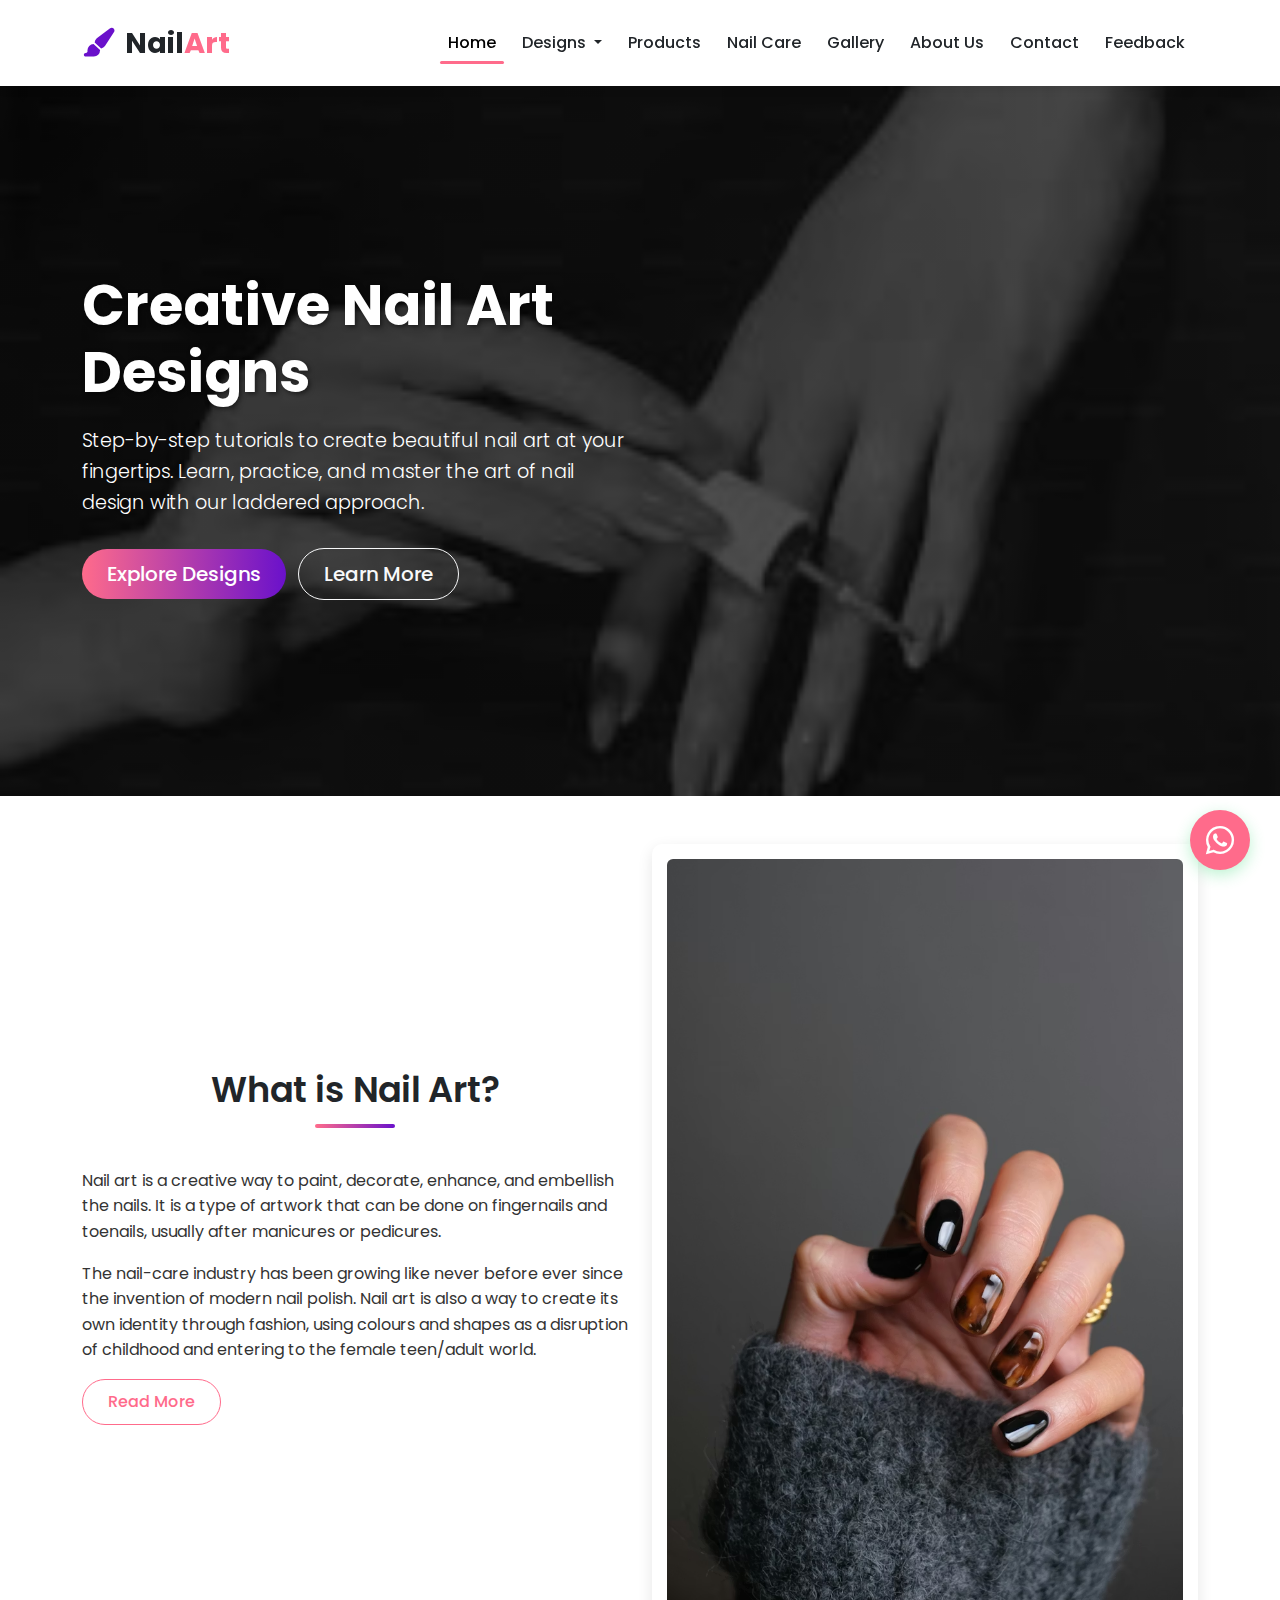
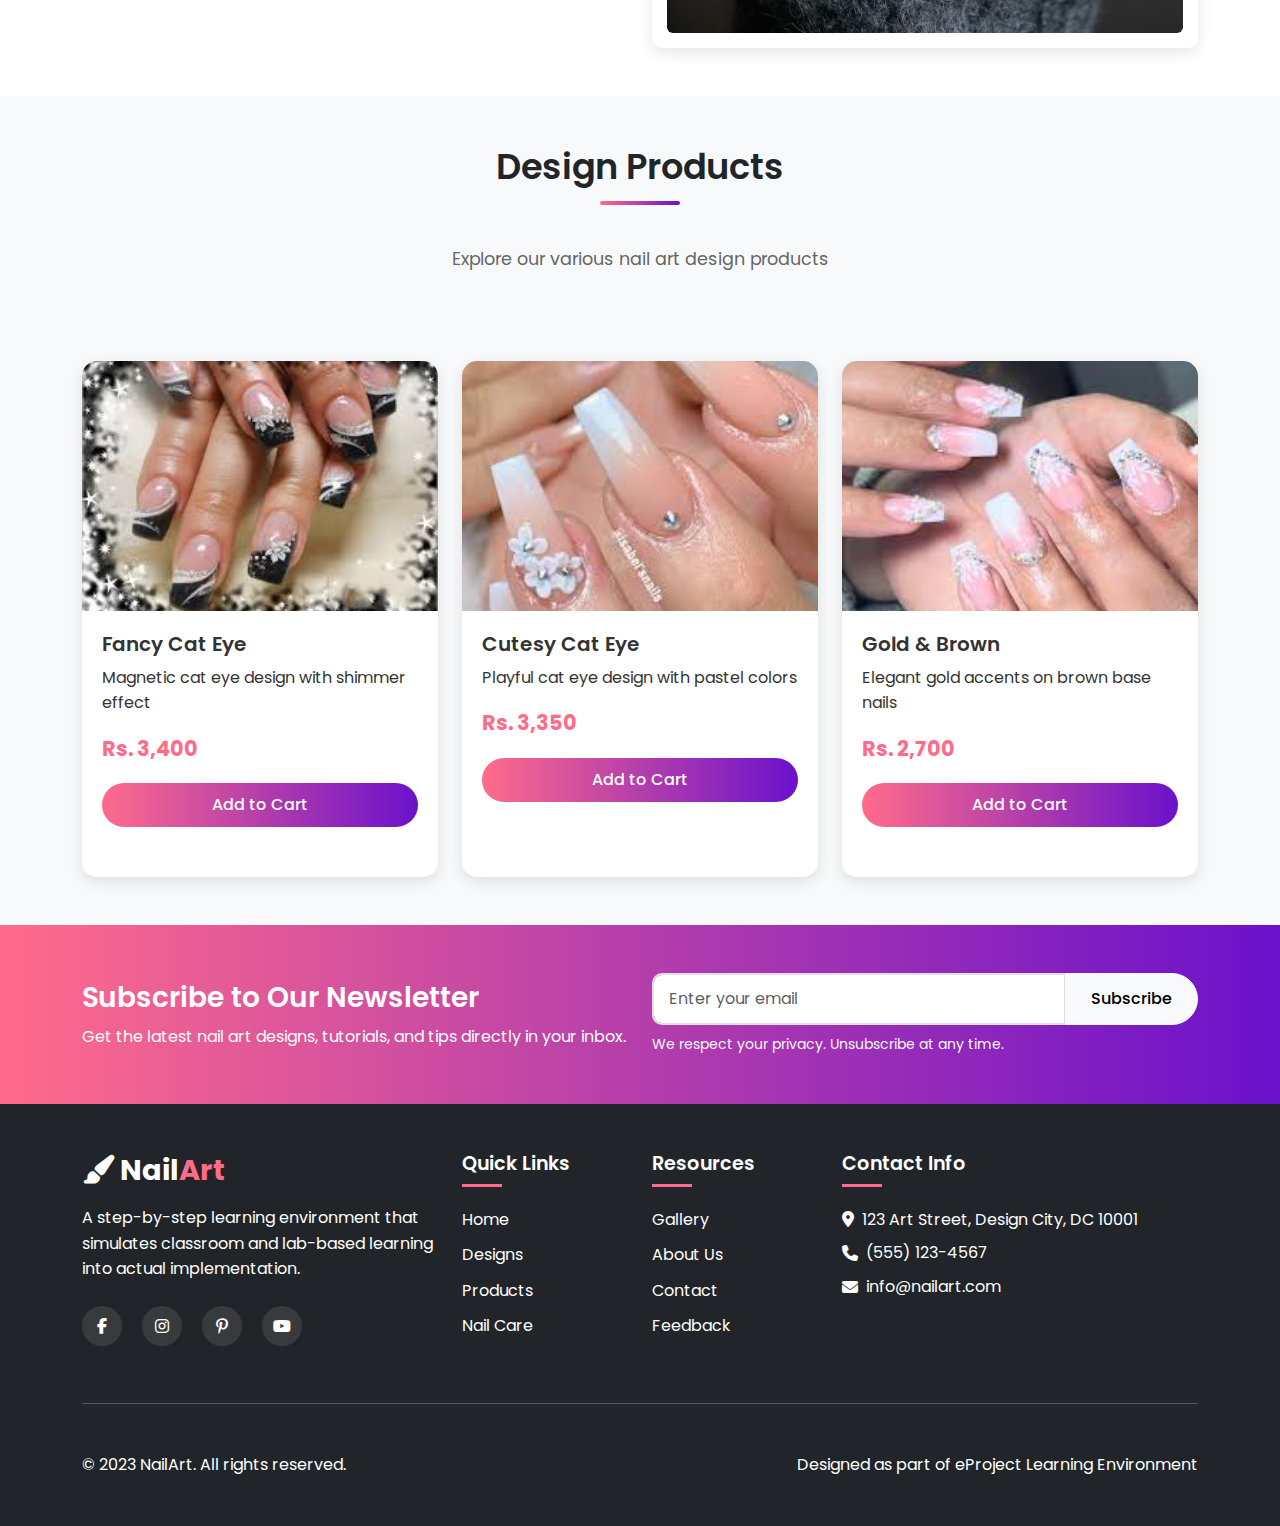
<file: index.html>
<!DOCTYPE html>
<html lang="en">
<head>
    <meta charset="UTF-8">
    <meta name="viewport" content="width=device-width, initial-scale=1.0">
    <title>NailArt - Creative Nail Designs</title>
    <!-- Bootstrap 5 CSS -->
    <link href="https://cdn.jsdelivr.net/npm/bootstrap@5.3.0-alpha1/dist/css/bootstrap.min.css" rel="stylesheet">
    <!-- Font Awesome -->
    <link rel="stylesheet" href="https://cdnjs.cloudflare.com/ajax/libs/font-awesome/6.4.0/css/all.min.css">
    <!-- Google Fonts -->
    <link href="https://fonts.googleapis.com/css2?family=Poppins:wght@300;400;500;600;700&family=Dancing+Script:wght@600&display=swap" rel="stylesheet">
    <!-- Custom CSS -->
    <link rel="stylesheet" href="style.css">
</head>
<body>
    <!-- Navigation -->
    <nav class="navbar navbar-expand-lg navbar-light fixed-top">
        <div class="container">
            <a class="navbar-brand" href="index.html">
                <i class="fas fa-paint-brush"></i> Nail<span>Art</span>
            </a>
            <button class="navbar-toggler" type="button" data-bs-toggle="collapse" data-bs-target="#navbarNav">
                <span class="navbar-toggler-icon"></span>
            </button>
            <div class="collapse navbar-collapse" id="navbarNav">
                <ul class="navbar-nav ms-auto">
                    <li class="nav-item">
                        <a class="nav-link active" href="index.html">Home</a>
                    </li>
                    <li class="nav-item dropdown">
                        <a class="nav-link dropdown-toggle" href="#" id="designsDropdown" role="button" data-bs-toggle="dropdown">
                            Designs
                        </a>
                        <ul class="dropdown-menu">
                            <li><a class="dropdown-item" href="kids.html">Kids Designs</a></li>
                            <li><a class="dropdown-item" href="adults.html">Adult Designs</a></li>
                            <li><a class="dropdown-item" href="faces.html">Faces</a></li>
                            <li><a class="dropdown-item" href="geometric.html">Geometric</a></li>
                            <li><a class="dropdown-item" href="flowers.html">Flowers</a></li>
                            <li><a class="dropdown-item" href="festive.html">Festive</a></li>
                        </ul>
                    </li>
                    <li class="nav-item">
                        <a class="nav-link" href="products.html">Products</a>
                    </li>
                    <li class="nav-item">
                        <a class="nav-link" href="nailcare.html">Nail Care</a>
                    </li>
                    <li class="nav-item">
                        <a class="nav-link" href="gallery.html">Gallery</a>
                    </li>
                    <li class="nav-item">
                        <a class="nav-link" href="about.html">About Us</a>
                    </li>
                    <li class="nav-item">
                        <a class="nav-link" href="contact.html">Contact</a>
                    </li>
                    <li class="nav-item">
                        <a class="nav-link" href="feedback.html">Feedback</a>
                    </li>
                </ul>
            </div>
        </div>
    </nav>

    <!-- Hero Section -->
    <section class="hero d-flex align-items-center">
        <div class="container">
            <div class="row">
                <div class="col-lg-6">
                    <h1 class="display-4 fw-bold">Creative Nail Art Designs</h1>
                    <p class="lead">Step-by-step tutorials to create beautiful nail art at your fingertips. Learn, practice, and master the art of nail design with our laddered approach.</p>
                    <a href="products.html" class="btn btn-primary btn-lg">Explore Designs</a>
                    <a href="about.html" class="btn btn-outline-light btn-lg ms-2">Learn More</a>
                </div>
            </div>
        </div>
    </section>

    <!-- Introduction Section -->
    <section class="py-5" id="featured">
        <div class="container">
            <div class="row align-items-center">
                <div class="col-lg-6 mb-4 mb-lg-0">
                    <h2 class="section-title">What is Nail Art?</h2>
                    <p>Nail art is a creative way to paint, decorate, enhance, and embellish the nails. It is a type of artwork that can be done on fingernails and toenails, usually after manicures or pedicures.</p>
                    <p>The nail-care industry has been growing like never before ever since the invention of modern nail polish. Nail art is also a way to create its own identity through fashion, using colours and shapes as a disruption of childhood and entering to the female teen/adult world.</p>
                    <a href="about.html" class="btn btn-outline-primary">Read More</a>
                </div>
                <div class="col-lg-6">
                    <div class="image-frame">
                        <img src="photoabout.avif" alt="Nail Art Designs" class="img-fluid rounded">
                    </div>
                </div>
            </div>
        </div>
    </section>

    <!-- Featured products -->
    <section class="py-5 bg-light">
        <div class="container">
            <div class="row mb-5">
                <div class="col-12 text-center">
                    <h2 class="section-title">Design Products</h2>
                    <p class="section-subtitle">Explore our various nail art design products</p>
                </div>
            </div>
            <div class="row g-4" id="categories-container">
                <div class="col-md-4 col-sm-6">
          <div class="product-card">
            <img src="download (13).jfif" alt="Fancy Cat Eye nails" class="product-image">
            <div class="product-info">
              <h5>Fancy Cat Eye</h5>
              <p>Magnetic cat eye design with shimmer effect</p>
              <div class="product-price">Rs. 3,400</div>
              <button class="btn btn-primary w-100 mt-2">Add to Cart</button>
            </div>
          </div>
        </div>


        <div class="col-md-4 col-sm-6">
          <div class="product-card">
            <img src="download (14).jfif" alt="Cutesy Cat Eye nails" class="product-image">
            <div class="product-info">
              <h5>Cutesy Cat Eye</h5>
              <p>Playful cat eye design with pastel colors</p>
              <div class="product-price">Rs. 3,350</div>
              <button class="btn btn-primary w-100 mt-2">Add to Cart</button>
            </div>
          </div>
        </div>

        <div class="col-md-4 col-sm-6">
          <div class="product-card">
            <img src="download (15).jfif" alt="Gold and Brown nails" class="product-image">
            <div class="product-info">
              <h5>Gold & Brown</h5>
              <p>Elegant gold accents on brown base nails</p>
              <div class="product-price">Rs. 2,700</div>
              <button class="btn btn-primary w-100 mt-2">Add to Cart</button>
            </div>
          </div>
        </div>
      </div>

            </div>
        </div>
    </section>

    <!-- Testimonials -->
    <!-- <section class="py-5">
        <div class="container">
            <div class="row mb-5">
                <div class="col-12 text-center">
                    <h2 class="section-title">What Our Students Say</h2>
                    <p class="section-subtitle">Feedback from our eProject participants</p>
                </div>
            </div>
            <div class="row">
                <div class="col-lg-4 mb-4">
                    <div class="card testimonial-card h-100">
                        <div class="card-body">
                            <div class="d-flex mb-3">
                                <div class="flex-shrink-0">
                                    <i class="fas fa-quote-left fa-2x text-primary"></i>
                                </div>
                                <div class="flex-grow-1 ms-3">
                                    <p class="fst-italic">"The step-by-step approach made it so easy to learn complex designs. I can now create professional nail art at home!"</p>
                                </div>
                            </div>
                            <div class="d-flex align-items-center">
                                <div class="flex-shrink-0">
                                    <img src="https://randomuser.me/api/portraits/women/32.jpg" alt="User" class="rounded-circle testimonial-img">
                                </div>
                                <div class="flex-grow-1 ms-3">
                                    <h5>Sarah Johnson</h5>
                                    <p class="text-muted mb-0">Beginner Level</p>
                                </div>
                            </div>
                        </div>
                    </div>
                </div>
                <div class="col-lg-4 mb-4">
                    <div class="card testimonial-card h-100">
                        <div class="card-body">
                            <div class="d-flex mb-3">
                                <div class="flex-shrink-0">
                                    <i class="fas fa-quote-left fa-2x text-primary"></i>
                                </div>
                                <div class="flex-grow-1 ms-3">
                                    <p class="fst-italic">"The eProject approach is revolutionary! I could practice at my own pace with the laddered learning method. Highly recommended!"</p>
                                </div>
                            </div>
                            <div class="d-flex align-items-center">
                                <div class="flex-shrink-0">
                                    <img src="https://randomuser.me/api/portraits/women/44.jpg" alt="User" class="rounded-circle testimonial-img">
                                </div>
                                <div class="flex-grow-1 ms-3">
                                    <h5>Maria Garcia</h5>
                                    <p class="text-muted mb-0">Intermediate Level</p>
                                </div>
                            </div>
                        </div>
                    </div>
                </div>
                <div class="col-lg-4 mb-4">
                    <div class="card testimonial-card h-100">
                        <div class="card-body">
                            <div class="d-flex mb-3">
                                <div class="flex-shrink-0">
                                    <i class="fas fa-quote-left fa-2x text-primary"></i>
                                </div>
                                <div class="flex-grow-1 ms-3">
                                    <p class="fst-italic">"As a working professional, I appreciate the flexibility. The real-life projects helped me enhance my skills significantly."</p>
                                </div>
                            </div>
                            <div class="d-flex align-items-center">
                                <div class="flex-shrink-0">
                                    <img src="https://randomuser.me/api/portraits/women/68.jpg" alt="User" class="rounded-circle testimonial-img">
                                </div>
                                <div class="flex-grow-1 ms-3">
                                    <h5>Priya Sharma</h5>
                                    <p class="text-muted mb-0">Advanced Level</p>
                                </div>
                            </div>
                        </div>
                    </div>
                </div>
            </div>
        </div>
    </section> -->

    <!-- Newsletter -->
    <section class="py-5 bg-primary text-white">
        <div class="container">
            <div class="row align-items-center">
                <div class="col-lg-6 mb-4 mb-lg-0">
                    <h3>Subscribe to Our Newsletter</h3>
                    <p class="mb-0">Get the latest nail art designs, tutorials, and tips directly in your inbox.</p>
                </div>
                <div class="col-lg-6">
                    <form id="newsletter-form">
                        <div class="input-group">
                            <input type="email" class="form-control" placeholder="Enter your email" required>
                            <button class="btn btn-light" type="submit">Subscribe</button>
                        </div>
                        <div class="form-text text-light mt-2">We respect your privacy. Unsubscribe at any time.</div>
                    </form>
                </div>
            </div>
        </div>
    </section>

    <!-- Footer -->
    <footer class="py-5">
        <div class="container">
            <div class="row">
                <div class="col-lg-4 mb-4 mb-lg-0">
                    <h5 class="footer-brand"><i class="fas fa-paint-brush"></i> Nail<span>Art</span></h5>
                    <p class="mt-3">A step-by-step learning environment that simulates classroom and lab-based learning into actual implementation.</p>
                    <div class="social-links mt-4">
                        <a href="#" class="me-3"><i class="fab fa-facebook-f"></i></a>
                        <a href="#" class="me-3"><i class="fab fa-instagram"></i></a>
                        <a href="#" class="me-3"><i class="fab fa-pinterest-p"></i></a>
                        <a href="#" class="me-3"><i class="fab fa-youtube"></i></a>
                    </div>
                </div>
                <div class="col-lg-2 col-md-6 mb-4 mb-lg-0">
                    <h5 class="footer-title">Quick Links</h5>
                    <ul class="list-unstyled">
                        <li><a href="index.html">Home</a></li>
                        <li><a href="designs.html">Designs</a></li>
                        <li><a href="products.html">Products</a></li>
                        <li><a href="nailcare.html">Nail Care</a></li>
                    </ul>
                </div>
                <div class="col-lg-2 col-md-6 mb-4 mb-lg-0">
                    <h5 class="footer-title">Resources</h5>
                    <ul class="list-unstyled">
                        <li><a href="gallery.html">Gallery</a></li>
                        <li><a href="about.html">About Us</a></li>
                        <li><a href="contact.html">Contact</a></li>
                        <li><a href="feedback.html">Feedback</a></li>
                    </ul>
                </div>
                <div class="col-lg-4">
                    <h5 class="footer-title">Contact Info</h5>
                    <ul class="list-unstyled contact-info">
                        <li class="mb-2">
                            <i class="fas fa-map-marker-alt me-2"></i> 123 Art Street, Design City, DC 10001
                        </li>
                        <li class="mb-2">
                            <i class="fas fa-phone me-2"></i> (555) 123-4567
                        </li>
                        <li class="mb-2">
                            <i class="fas fa-envelope me-2"></i> info@nailart.com
                        </li>
                    </ul>
                </div>
            </div>
            <hr class="my-5">
            <div class="row">
                <div class="col-md-6 text-center text-md-start">
                    <p class="mb-0">&copy; 2023 NailArt. All rights reserved.</p>
                </div>
                <div class="col-md-6 text-center text-md-end">
                    <p class="mb-0">Designed as part of eProject Learning Environment</p>
                </div>
            </div>
        </div>
    </footer>

    
<div class="whatsapp-float">
    <a href="https://wa.me/923196690458" target="_blank" class="whatsapp-btn">
        <i class="fab fa-whatsapp"></i>
    </a>
</div>


    <!-- Bootstrap JS -->
    <script src="https://cdn.jsdelivr.net/npm/bootstrap@5.3.0-alpha1/dist/js/bootstrap.bundle.min.js"></script>

</body>
</html>
</file>
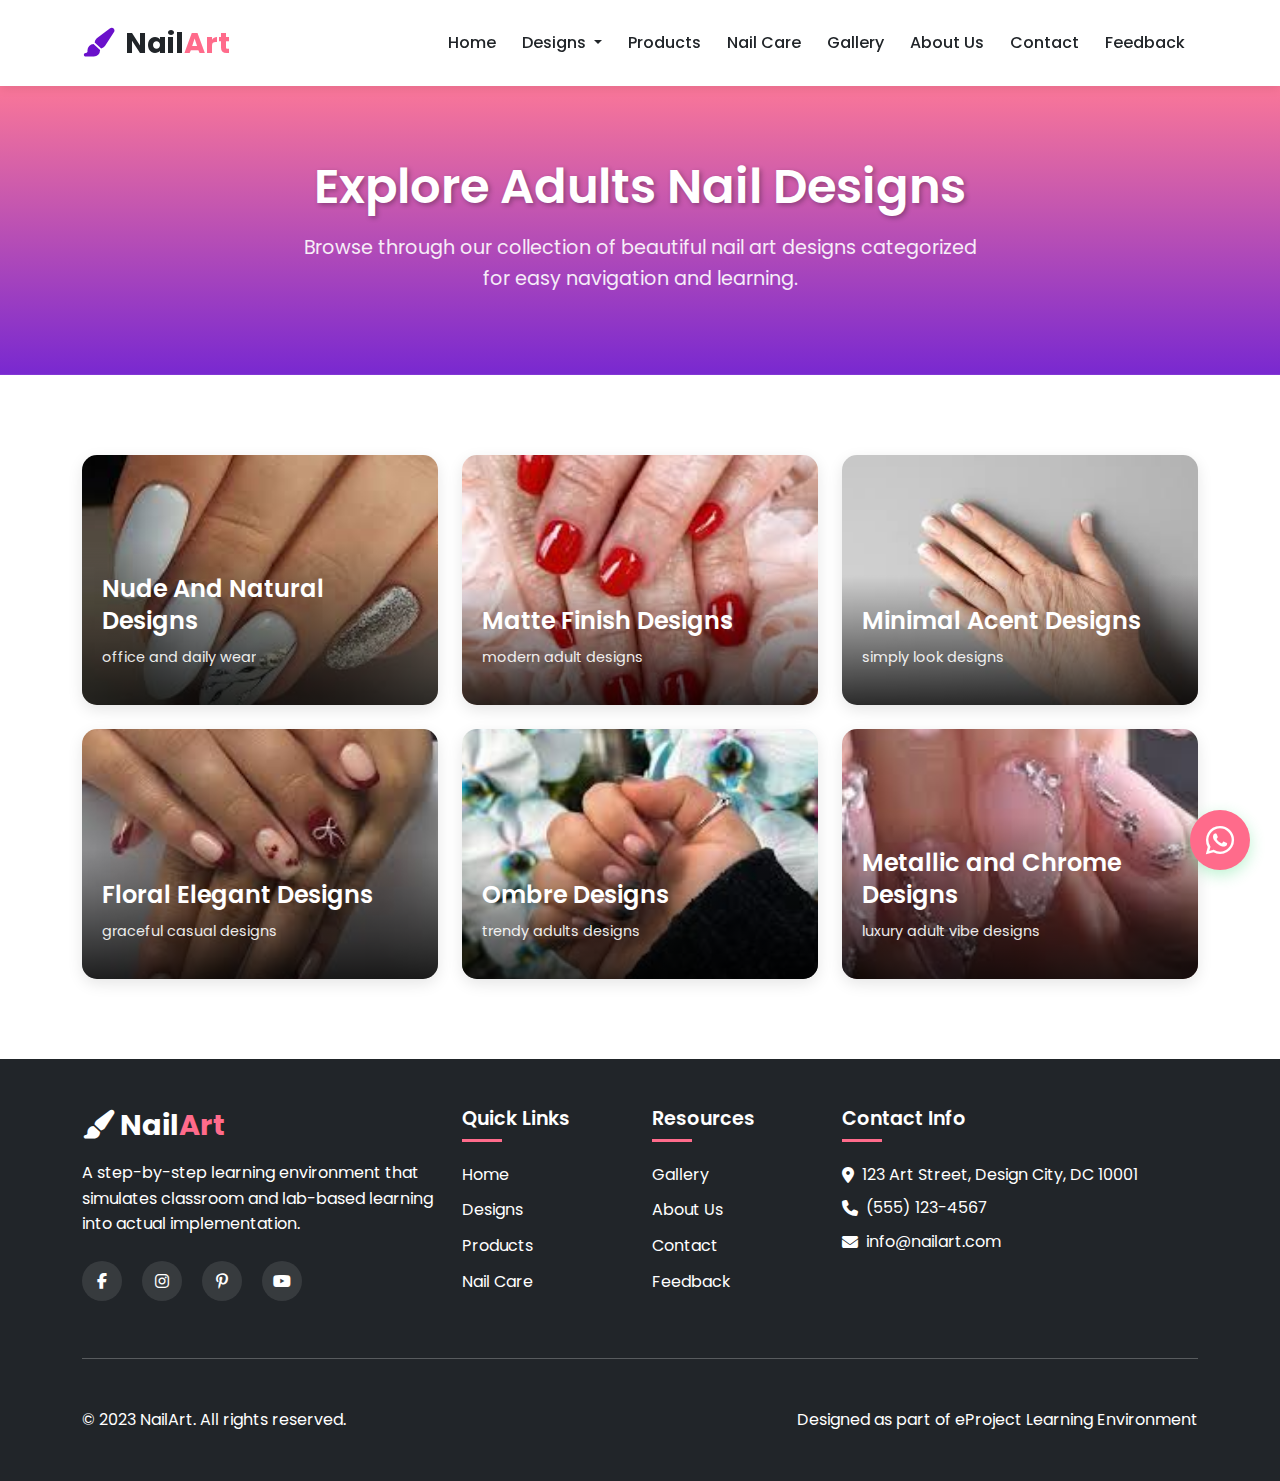
<file: adults.html>
<!DOCTYPE html>
<html lang="en">
<head>
    <meta charset="UTF-8">
    <meta name="viewport" content="width=device-width, initial-scale=1.0">
    <title>Nail Art Designs - NailArt</title>
    <!-- Bootstrap 5 CSS -->
    <link href="https://cdn.jsdelivr.net/npm/bootstrap@5.3.0-alpha1/dist/css/bootstrap.min.css" rel="stylesheet">
    <!-- Font Awesome -->
    <link rel="stylesheet" href="https://cdnjs.cloudflare.com/ajax/libs/font-awesome/6.4.0/css/all.min.css">
    <!-- Google Fonts -->
    <link href="https://fonts.googleapis.com/css2?family=Poppins:wght@300;400;500;600;700&family=Dancing+Script:wght@600&display=swap" rel="stylesheet">
    <link rel="stylesheet" href="style.css">
    
</head>
<body>
    <!-- Navigation -->
    <nav class="navbar navbar-expand-lg navbar-light fixed-top">
        <div class="container">
            <a class="navbar-brand" href="index.html">
                <i class="fas fa-paint-brush"></i> Nail<span>Art</span>
            </a>
            <button class="navbar-toggler" type="button" data-bs-toggle="collapse" data-bs-target="#navbarNav">
                <span class="navbar-toggler-icon"></span>
            </button>
            <div class="collapse navbar-collapse" id="navbarNav">
                <ul class="navbar-nav ms-auto">
                    <li class="nav-item">
                        <a class="nav-link" href="index.html">Home</a>
                    </li>
                    <li class="nav-item dropdown">
                        <a class="nav-link dropdown-toggle " href="#" id="designsDropdown" role="button" data-bs-toggle="dropdown">
                            Designs
                        </a>
                        <ul class="dropdown-menu">
                            <li><a class="dropdown-item" href="kids.html">Kids Designs</a></li>
                            <li><a class="dropdown-item" href="adults.html">Adult Designs</a></li>
                            <li><a class="dropdown-item" href="faces.html">Faces</a></li>
                            <li><a class="dropdown-item" href="geometric.html">Geometric</a></li>
                            <li><a class="dropdown-item" href="flowers.html">Flowers</a></li>
                            <li><a class="dropdown-item" href="festive.html">Festive</a></li>
                        </ul>
                    </li>
                    <li class="nav-item">
                        <a class="nav-link" href="products.html">Products</a>
                    </li>
                    <li class="nav-item">
                        <a class="nav-link" href="nailcare.html">Nail Care</a>
                    </li>
                    <li class="nav-item">
                        <a class="nav-link" href="gallery.html">Gallery</a>
                    </li>
                    <li class="nav-item">
                        <a class="nav-link" href="about.html">About Us</a>
                    </li>
                    <li class="nav-item">
                        <a class="nav-link" href="contact.html">Contact</a>
                    </li>
                    <li class="nav-item">
                        <a class="nav-link" href="feedback.html">Feedback</a>
                    </li>
                </ul>
            </div>
        </div>
    </nav>

    <!-- Page Header -->
    <section class="page-header">
        <div class="container">
            <h1>Explore Adults Nail Designs</h1>
            <p>Browse through our collection of beautiful nail art designs categorized for easy navigation and learning.</p>
        </div>
    </section>

    <!-- Categories Section -->
    <section class="categories-section">
        <div class="container">
            <!-- <h2 class="section-title">Kids Design</h2> -->
            <div class="row gy-4 gx-4">
                <!-- Category 1: Kids Designs -->
                
               <div class="col-lg-4 col-md-6 col-sm-12">
                    <a href="adults.html" class="text-decoration-none">
                        <div class="category-card">
                            <img src="elders 1.jfif" 
                                 alt="adults Designs" class="category-image">
                            <div class="category-overlay">
                                <h3 class="category-title">Nude And Natural Designs</h3>
                                <p class="category-count">office and daily wear</p>
                            </div>
                        </div>
                    </a>
                </div>

                <div class="col-lg-4 col-md-6 col-sm-12">
                    <a href="adults.html" class="text-decoration-none">
                        <div class="category-card">
                            <img src="elders 2.jfif" 
                                 alt="adults Designs" class="category-image">
                            <div class="category-overlay">
                                <h3 class="category-title">Matte Finish  Designs</h3>
                                <p class="category-count">modern adult designs</p>
                            </div>
                        </div>
                    </a>
                </div>


                
                <div class="col-lg-4 col-md-6 col-sm-12">
                    <a href="adults.html" class="text-decoration-none">
                        <div class="category-card">
                            <img src="elders 3.jfif" 
                                 alt="elders Designs" class="category-image">
                            <div class="category-overlay">
                                <h3 class="category-title">Minimal  Acent Designs</h3>
                                <p class="category-count">simply look designs</p>
                            </div>
                        </div>
                    </a>
                </div>


                
                <div class="col-lg-4 col-md-6 col-sm-12">
                    <a href="adults.html" class="text-decoration-none">
                        <div class="category-card">
                            <img src="elders 4.jfif" 
                                 alt="adults Designs" class="category-image">
                            <div class="category-overlay">
                                <h3 class="category-title">Floral Elegant Designs</h3>
                                <p class="category-count">graceful casual designs</p>
                            </div>
                        </div>
                    </a>
                </div>


                
                <div class="col-lg-4 col-md-6 col-sm-12">
                    <a href="adults.html" class="text-decoration-none">
                        <div class="category-card">
                            <img src="elders 5.jfif" 
                                 alt="adults Designs" class="category-image">
                            <div class="category-overlay">
                                <h3 class="category-title">Ombre Designs</h3>
                                <p class="category-count">trendy adults designs</p>
                            </div>
                        </div>
                    </a>
                </div>


                
                <div class="col-lg-4 col-md-6 col-sm-12">
                    <a href="adults.html" class="text-decoration-none">
                        <div class="category-card">
                            <img src="elders 6.jfif" 
                                 alt="adults Designs" class="category-image">
                            <div class="category-overlay">
                                <h3 class="category-title">Metallic and Chrome Designs</h3>
                                <p class="category-count">luxury adult vibe designs</p>
                            </div>
                        </div>
                    </a>
                </div>

                 </div>
        </div>
    </section>

     <!-- Footer -->
    <footer class="py-5">
        <div class="container">
            <div class="row">
                <div class="col-lg-4 mb-4 mb-lg-0">
                    <h5 class="footer-brand"><i class="fas fa-paint-brush"></i> Nail<span>Art</span></h5>
                    <p class="mt-3">A step-by-step learning environment that simulates classroom and lab-based learning into actual implementation.</p>
                    <div class="social-links mt-4">
                        <a href="#" class="me-3"><i class="fab fa-facebook-f"></i></a>
                        <a href="#" class="me-3"><i class="fab fa-instagram"></i></a>
                        <a href="#" class="me-3"><i class="fab fa-pinterest-p"></i></a>
                        <a href="#" class="me-3"><i class="fab fa-youtube"></i></a>
                    </div>
                </div>
                <div class="col-lg-2 col-md-6 mb-4 mb-lg-0">
                    <h5 class="footer-title">Quick Links</h5>
                    <ul class="list-unstyled">
                        <li><a href="index.html">Home</a></li>
                        <li><a href="designs.html">Designs</a></li>
                        <li><a href="products.html">Products</a></li>
                        <li><a href="nailcare.html">Nail Care</a></li>
                    </ul>
                </div>
                <div class="col-lg-2 col-md-6 mb-4 mb-lg-0">
                    <h5 class="footer-title">Resources</h5>
                    <ul class="list-unstyled">
                        <li><a href="gallery.html">Gallery</a></li>
                        <li><a href="about.html">About Us</a></li>
                        <li><a href="contact.html">Contact</a></li>
                        <li><a href="feedback.html">Feedback</a></li>
                    </ul>
                </div>
                <div class="col-lg-4">
                    <h5 class="footer-title">Contact Info</h5>
                    <ul class="list-unstyled contact-info">
                        <li class="mb-2">
                            <i class="fas fa-map-marker-alt me-2"></i> 123 Art Street, Design City, DC 10001
                        </li>
                        <li class="mb-2">
                            <i class="fas fa-phone me-2"></i> (555) 123-4567
                        </li>
                        <li class="mb-2">
                            <i class="fas fa-envelope me-2"></i> info@nailart.com
                        </li>
                    </ul>
                </div>
            </div>
            <hr class="my-5">
            <div class="row">
                <div class="col-md-6 text-center text-md-start">
                    <p class="mb-0">&copy; 2023 NailArt. All rights reserved.</p>
                </div>
                <div class="col-md-6 text-center text-md-end">
                    <p class="mb-0">Designed as part of eProject Learning Environment</p>
                </div>
            </div>
        </div>
    </footer>

    <div class="whatsapp-float">
    <a href="https://wa.me/923196690458" target="_blank" class="whatsapp-btn">
        <i class="fab fa-whatsapp"></i>
    </a>
</div>


    <!-- Bootstrap JS -->
    <script src="https://cdn.jsdelivr.net/npm/bootstrap@5.3.0-alpha1/dist/js/bootstrap.bundle.min.js"></script>
  
</body>
</html>
</file>
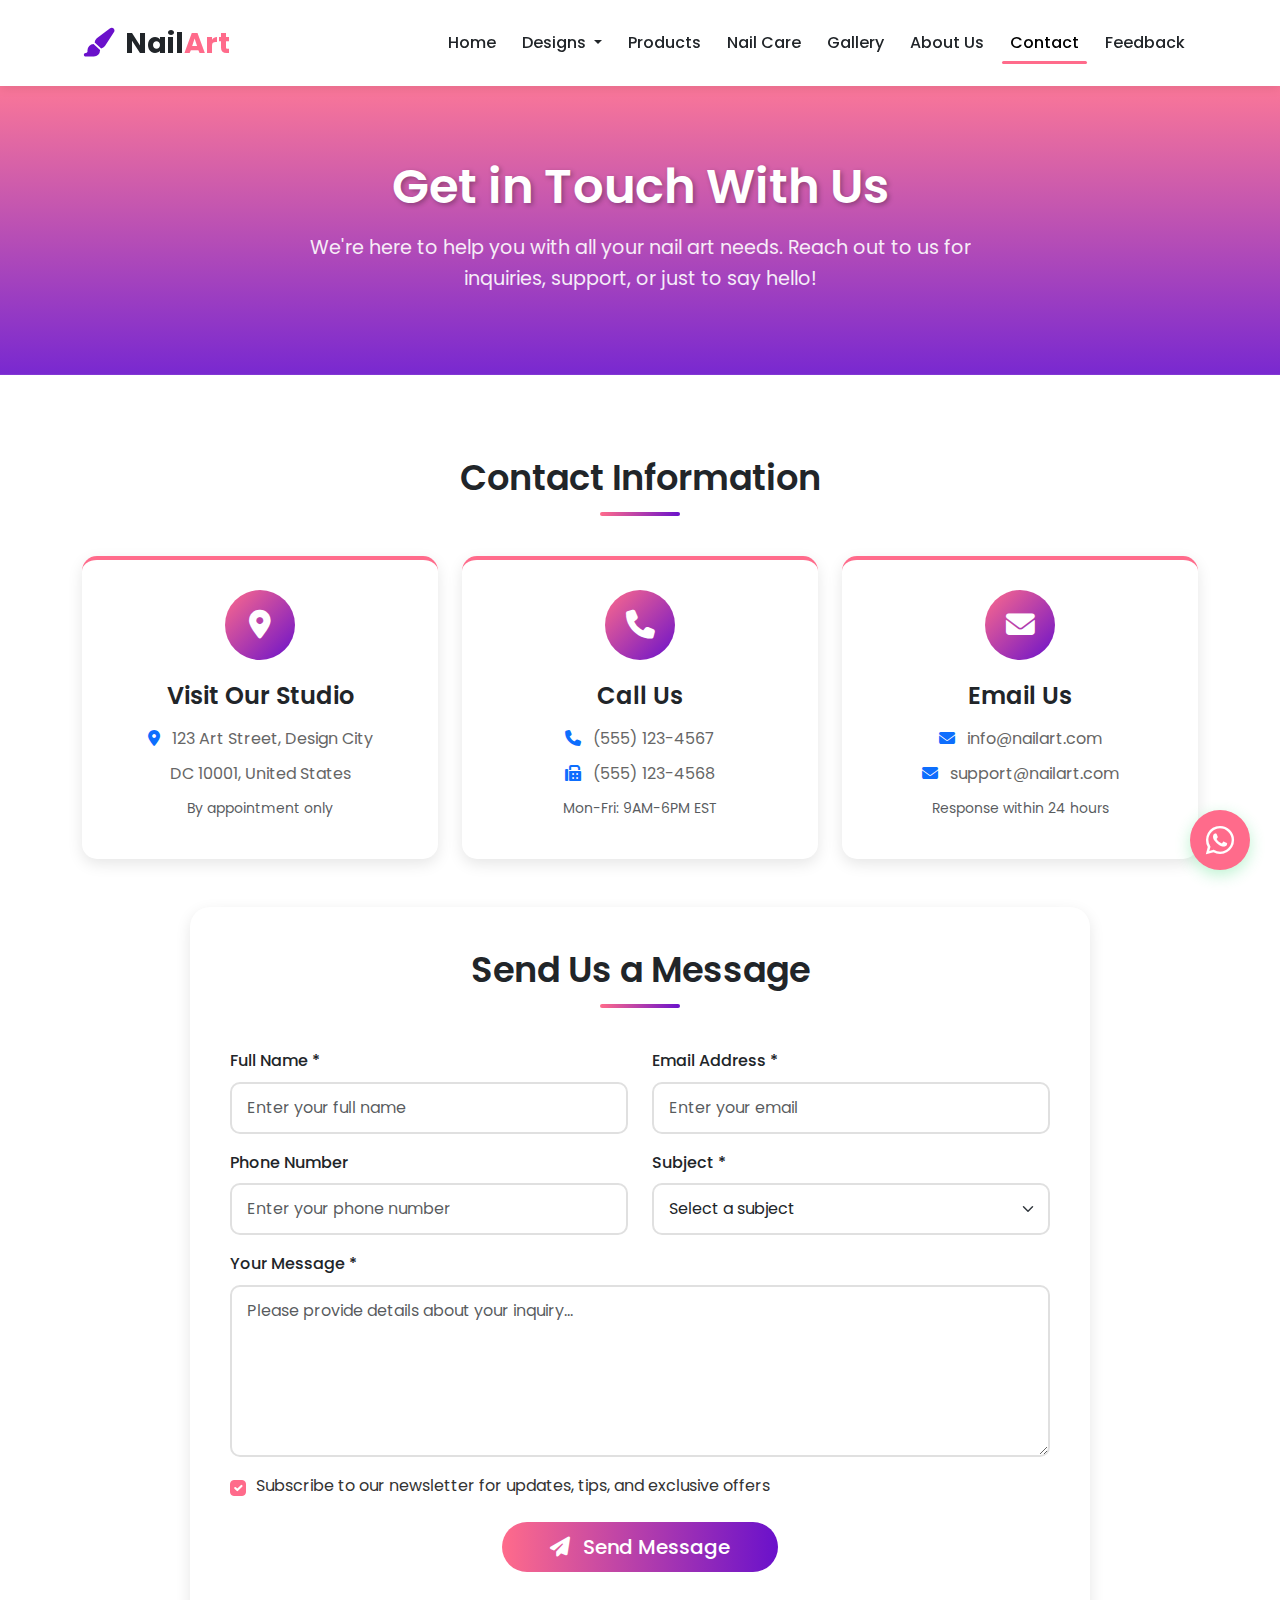
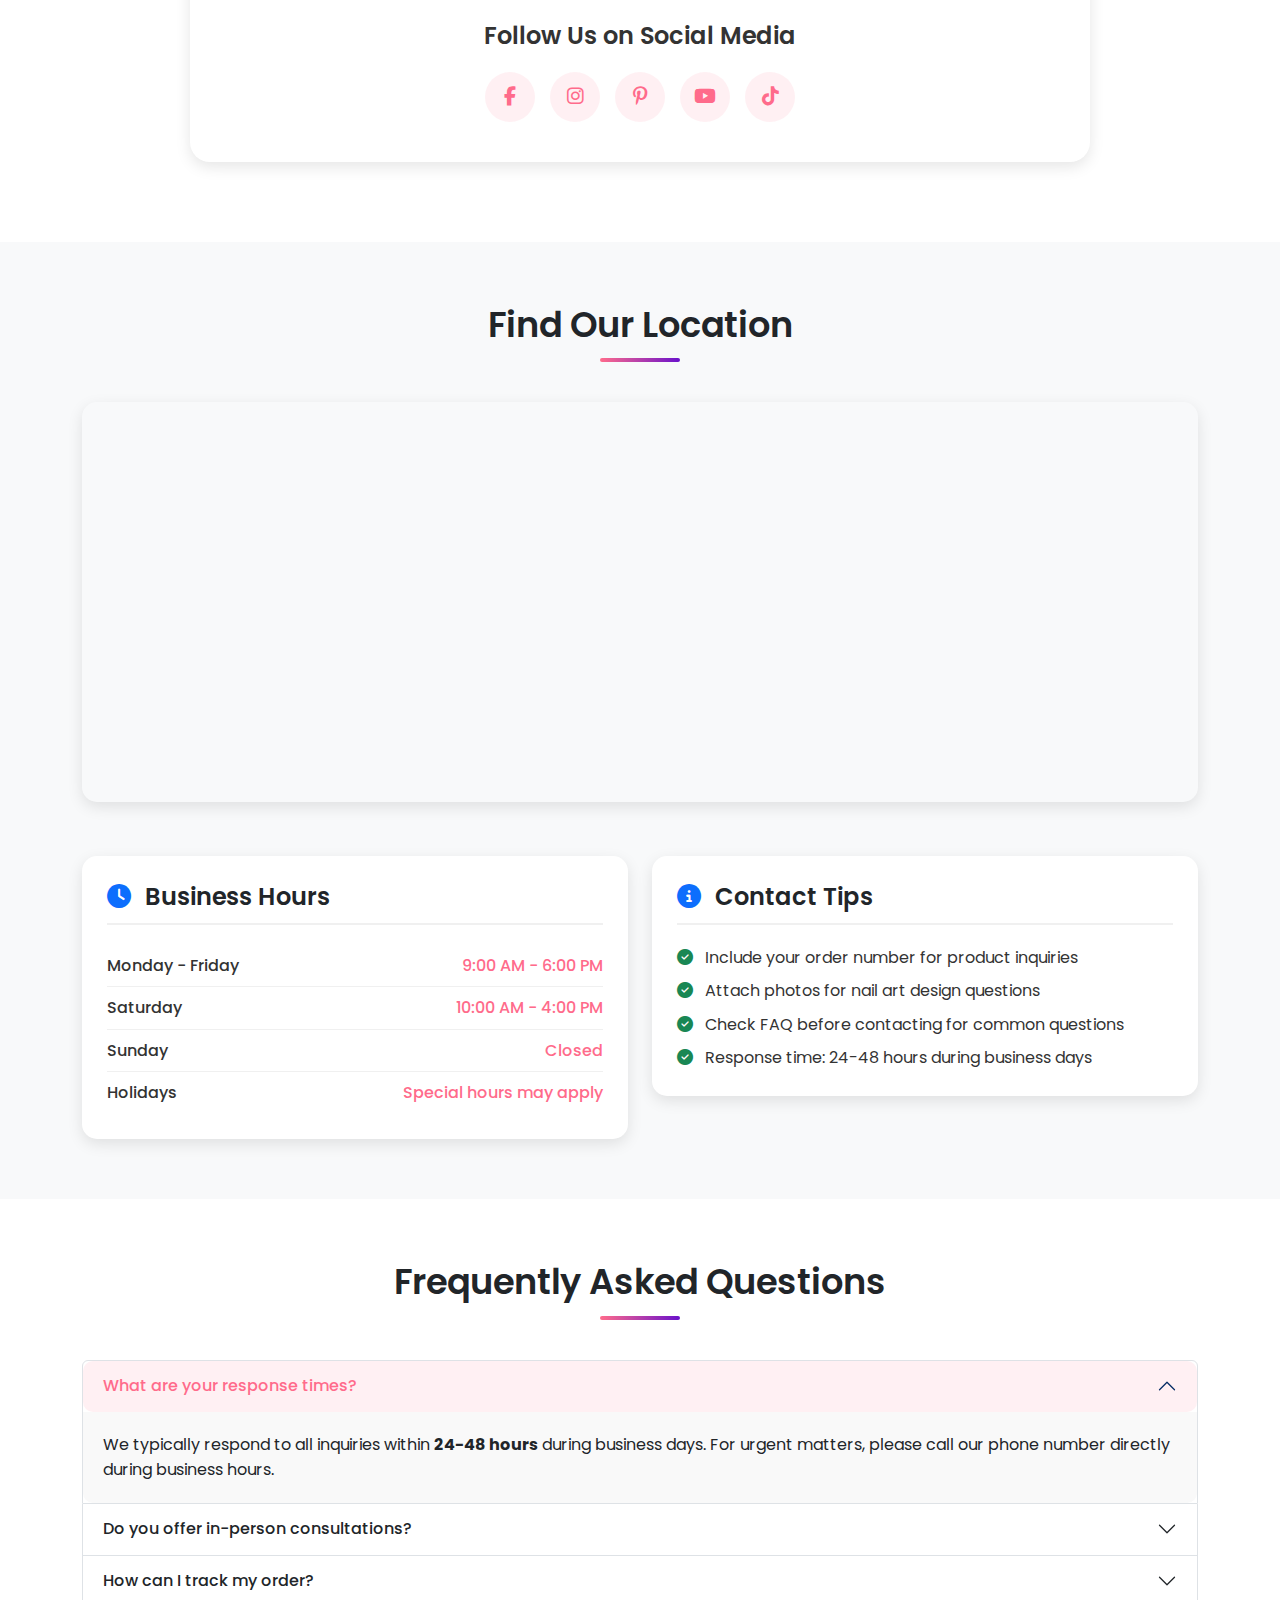
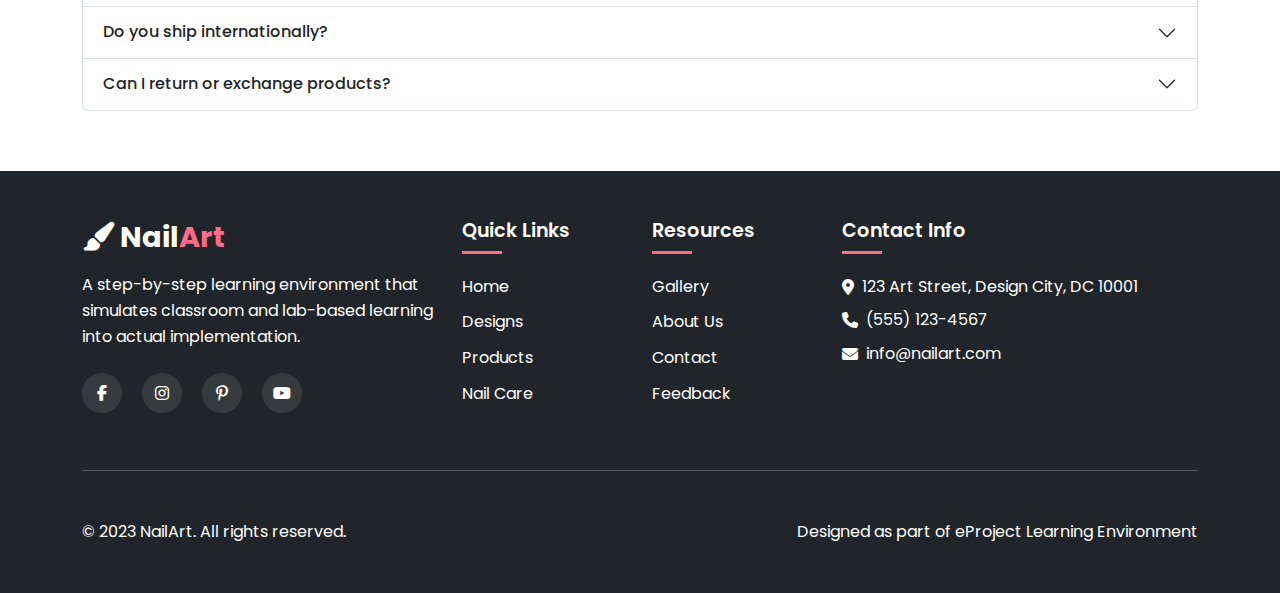
<file: contact.html>
<!DOCTYPE html>
<html lang="en">
<head>
    <meta charset="UTF-8">
    <meta name="viewport" content="width=device-width, initial-scale=1.0">
    <title>Contact Us - NailArt</title>
    <!-- Bootstrap 5 CSS -->
    <link href="https://cdn.jsdelivr.net/npm/bootstrap@5.3.0-alpha1/dist/css/bootstrap.min.css" rel="stylesheet">
    <!-- Font Awesome -->
    <link rel="stylesheet" href="https://cdnjs.cloudflare.com/ajax/libs/font-awesome/6.4.0/css/all.min.css">
    <!-- Google Fonts -->
    <link href="https://fonts.googleapis.com/css2?family=Poppins:wght@300;400;500;600;700&family=Dancing+Script:wght@600&display=swap" rel="stylesheet">
    <link rel="stylesheet" href="style.css">

</head>
<body>
    <!-- Navigation -->
    <nav class="navbar navbar-expand-lg navbar-light fixed-top">
        <div class="container">
            <a class="navbar-brand" href="index.html">
                <i class="fas fa-paint-brush"></i> Nail<span>Art</span>
            </a>
            <button class="navbar-toggler" type="button" data-bs-toggle="collapse" data-bs-target="#navbarNav">
                <span class="navbar-toggler-icon"></span>
            </button>
            <div class="collapse navbar-collapse" id="navbarNav">
                <ul class="navbar-nav ms-auto">
                    <li class="nav-item">
                        <a class="nav-link" href="index.html">Home</a>
                    </li>
                    <li class="nav-item dropdown">
                        <a class="nav-link dropdown-toggle " href="#" id="designsDropdown" role="button" data-bs-toggle="dropdown">
                            Designs
                        </a>
                        <ul class="dropdown-menu">
                            <li><a class="dropdown-item" href="kids.html">Kids Designs</a></li>
                            <li><a class="dropdown-item" href="adults.html">Adult Designs</a></li>
                            <li><a class="dropdown-item" href="faces.html">Faces</a></li>
                            <li><a class="dropdown-item" href="geometric.html">Geometric</a></li>
                            <li><a class="dropdown-item" href="flowers.html">Flowers</a></li>
                            <li><a class="dropdown-item" href="festive.html">Festive</a></li>
                        </ul>
                    </li>
                    <li class="nav-item">
                        <a class="nav-link" href="products.html">Products</a>
                    </li>
                    <li class="nav-item">
                        <a class="nav-link" href="nailcare.html">Nail Care</a>
                    </li>
                    <li class="nav-item">
                        <a class="nav-link" href="gallery.html">Gallery</a>
                    </li>
                    <li class="nav-item">
                        <a class="nav-link" href="about.html">About Us</a>
                    </li>
                    <li class="nav-item">
                        <a class="nav-link active" href="contact.html">Contact</a>
                    </li>
                    <li class="nav-item">
                        <a class="nav-link" href="feedback.html">Feedback</a>
                    </li>
                </ul>
            </div>
        </div>
    </nav>

    <!-- Page Header -->
    <section class="page-header">
        <div class="container">
            <h1>Get in Touch With Us</h1>
            <p>We're here to help you with all your nail art needs. Reach out to us for inquiries, support, or just to say hello!</p>
        </div>
    </section>

    <!-- Contact Information Section -->
    <section class="contact-section">
        <div class="container">
            <h2 class="section-title">Contact Information</h2>
            <div class="row g-4 mb-5">
                <div class="col-lg-4 col-md-6">
                    <div class="contact-info-card">
                        <div class="contact-icon">
                            <i class="fas fa-map-marker-alt"></i>
                        </div>
                        <h4>Visit Our Studio</h4>
                        <p><i class="fas fa-location-dot me-2 text-primary"></i> 123 Art Street, Design City</p>
                        <p>DC 10001, United States</p>
                        <p class="text-muted small">By appointment only</p>
                    </div>
                </div>
                <div class="col-lg-4 col-md-6">
                    <div class="contact-info-card">
                        <div class="contact-icon">
                            <i class="fas fa-phone"></i>
                        </div>
                        <h4>Call Us</h4>
                        <p><i class="fas fa-phone me-2 text-primary"></i> (555) 123-4567</p>
                        <p><i class="fas fa-fax me-2 text-primary"></i> (555) 123-4568</p>
                        <p class="text-muted small">Mon-Fri: 9AM-6PM EST</p>
                    </div>
                </div>
                <div class="col-lg-4 col-md-6">
                    <div class="contact-info-card">
                        <div class="contact-icon">
                            <i class="fas fa-envelope"></i>
                        </div>
                        <h4>Email Us</h4>
                        <p><i class="fas fa-envelope me-2 text-primary"></i> info@nailart.com</p>
                        <p><i class="fas fa-envelope me-2 text-primary"></i> support@nailart.com</p>
                        <p class="text-muted small">Response within 24 hours</p>
                    </div>
                </div>
            </div>

            <!-- Contact Form -->
            <div class="contact-form-container">
                <h2 class="section-title">Send Us a Message</h2>
                <form id="contactForm">
                    <div class="row">
                        <div class="col-md-6 mb-3">
                            <label for="fullName" class="form-label">Full Name *</label>
                            <input type="text" class="form-control" id="fullName" required placeholder="Enter your full name">
                        </div>
                        <div class="col-md-6 mb-3">
                            <label for="email" class="form-label">Email Address *</label>
                            <input type="email" class="form-control" id="email" required placeholder="Enter your email">
                        </div>
                    </div>
                    
                    <div class="row">
                        <div class="col-md-6 mb-3">
                            <label for="phone" class="form-label">Phone Number</label>
                            <input type="tel" class="form-control" id="phone" placeholder="Enter your phone number">
                        </div>
                        <div class="col-md-6 mb-3">
                            <label for="subject" class="form-label">Subject *</label>
                            <select class="form-select" id="subject" required>
                                <option value="">Select a subject</option>
                                <option value="general">General Inquiry</option>
                                <option value="product">Product Question</option>
                                <option value="tutorial">Tutorial Support</option>
                                <option value="business">Business Partnership</option>
                                <option value="career">Career Opportunity</option>
                                <option value="other">Other</option>
                            </select>
                        </div>
                    </div>

                    <div class="mb-3">
                        <label for="message" class="form-label">Your Message *</label>
                        <textarea class="form-control" id="message" rows="6" required 
                                  placeholder="Please provide details about your inquiry..."></textarea>
                    </div>

                    <div class="mb-4">
                        <div class="form-check">
                            <input class="form-check-input" type="checkbox" id="newsletter" checked>
                            <label class="form-check-label" for="newsletter">
                                Subscribe to our newsletter for updates, tips, and exclusive offers
                            </label>
                        </div>
                    </div>

                    <!-- Submit Button -->
                    <div class="text-center">
                        <button type="submit" class="btn btn-primary btn-lg px-5">
                            <i class="fas fa-paper-plane me-2"></i> Send Message
                        </button>
                    </div>
                </form>

                <!-- Social Media Links -->
                <div class="text-center mt-5">
                    <h4 class="mb-3">Follow Us on Social Media</h4>
                    <div class="social-links-contact">
                        <a href="#" title="Facebook"><i class="fab fa-facebook-f"></i></a>
                        <a href="#" title="Instagram"><i class="fab fa-instagram"></i></a>
                        <a href="#" title="Pinterest"><i class="fab fa-pinterest-p"></i></a>
                        <a href="#" title="YouTube"><i class="fab fa-youtube"></i></a>
                        <a href="#" title="TikTok"><i class="fab fa-tiktok"></i></a>
                    </div>
                </div>
            </div>
        </div>
    </section>

    <!-- Map Section -->
    <section class="map-section">
        <div class="container">
            <h2 class="section-title">Find Our Location</h2>
            <div class="map-container mb-4">
                <iframe src="https://www.google.com/maps/embed?pb=!1m18!1m12!1m3!1d3621.9476879069534!2d67.03845397442748!3d24.79724474778589!2m3!1f0!2f0!3f0!3m2!1i1024!2i768!4f13.1!3m3!1m2!1s0x3eb33de71d93d3a5%3A0xb9564931b8a9ad58!2sSK%20Nails%20Art%20Ladies%20saloon!5e0!3m2!1sen!2s!4v1769613429552!5m2!1sen!2s"
                 width="600" height="450" style="border:0;" allowfullscreen="" loading="lazy" referrerpolicy="no-referrer-when-downgrade"></iframe>" 
        
            </div>
            
            <div class="row">
                <div class="col-lg-6">
                    <div class="business-hours">
                        <h4><i class="fas fa-clock me-2 text-primary"></i> Business Hours</h4>
                        <div class="hour-row">
                            <span class="day">Monday - Friday</span>
                            <span class="time">9:00 AM - 6:00 PM</span>
                        </div>
                        <div class="hour-row">
                            <span class="day">Saturday</span>
                            <span class="time">10:00 AM - 4:00 PM</span>
                        </div>
                        <div class="hour-row">
                            <span class="day">Sunday</span>
                            <span class="time">Closed</span>
                        </div>
                        <div class="hour-row">
                            <span class="day">Holidays</span>
                            <span class="time">Special hours may apply</span>
                        </div>
                    </div>
                </div>
                <div class="col-lg-6">
                    <div class="business-hours">
                        <h4><i class="fas fa-info-circle me-2 text-primary"></i> Contact Tips</h4>
                        <p class="mb-2"><i class="fas fa-check-circle text-success me-2"></i> Include your order number for product inquiries</p>
                        <p class="mb-2"><i class="fas fa-check-circle text-success me-2"></i> Attach photos for nail art design questions</p>
                        <p class="mb-2"><i class="fas fa-check-circle text-success me-2"></i> Check FAQ before contacting for common questions</p>
                        <p class="mb-0"><i class="fas fa-check-circle text-success me-2"></i> Response time: 24-48 hours during business days</p>
                    </div>
                </div>
            </div>
        </div>
    </section>

    <!-- FAQ Section -->
    <section class="faq-section">
        <div class="container">
            <h2 class="section-title">Frequently Asked Questions</h2>
            <div class="accordion" id="contactFAQ">
                <div class="accordion-item">
                    <h2 class="accordion-header">
                        <button class="accordion-button" type="button" data-bs-toggle="collapse" data-bs-target="#faq1">
                            What are your response times?
                        </button>
                    </h2>
                    <div id="faq1" class="accordion-collapse collapse show" data-bs-parent="#contactFAQ">
                        <div class="accordion-body">
                            We typically respond to all inquiries within <strong>24-48 hours</strong> during business days. For urgent matters, please call our phone number directly during business hours.
                        </div>
                    </div>
                </div>
                <div class="accordion-item">
                    <h2 class="accordion-header">
                        <button class="accordion-button collapsed" type="button" data-bs-toggle="collapse" data-bs-target="#faq2">
                            Do you offer in-person consultations?
                        </button>
                    </h2>
                    <div id="faq2" class="accordion-collapse collapse" data-bs-parent="#contactFAQ">
                        <div class="accordion-body">
                            Yes! We offer in-person consultations at our studio by appointment only. Please contact us to schedule a consultation. We recommend bringing photos of nail designs you like and any products you currently use.
                        </div>
                    </div>
                </div>
                <div class="accordion-item">
                    <h2 class="accordion-header">
                        <button class="accordion-button collapsed" type="button" data-bs-toggle="collapse" data-bs-target="#faq3">
                            How can I track my order?
                        </button>
                    </h2>
                    <div id="faq3" class="accordion-collapse collapse" data-bs-parent="#contactFAQ">
                        <div class="accordion-body">
                            Once your order ships, you'll receive a tracking number via email. You can also log into your account on our website to view order status. If you haven't received tracking information within 3 business days, please contact us with your order number.
                        </div>
                    </div>
                </div>
                <div class="accordion-item">
                    <h2 class="accordion-header">
                        <button class="accordion-button collapsed" type="button" data-bs-toggle="collapse" data-bs-target="#faq4">
                            Do you ship internationally?
                        </button>
                    </h2>
                    <div id="faq4" class="accordion-collapse collapse" data-bs-parent="#contactFAQ">
                        <div class="accordion-body">
                            Yes, we ship to most countries worldwide. Shipping costs and delivery times vary by location. Please note that some products may have shipping restrictions to certain countries due to local regulations.
                        </div>
                    </div>
                </div>
                <div class="accordion-item">
                    <h2 class="accordion-header">
                        <button class="accordion-button collapsed" type="button" data-bs-toggle="collapse" data-bs-target="#faq5">
                            Can I return or exchange products?
                        </button>
                    </h2>
                    <div id="faq5" class="accordion-collapse collapse" data-bs-parent="#contactFAQ">
                        <div class="accordion-body">
                            We accept returns and exchanges within <strong>30 days</strong> of purchase, provided products are unopened and in original packaging. For hygiene reasons, we cannot accept returns on opened nail polish or other consumable products.
                        </div>
                    </div>
                </div>
            </div>
        </div>
    </section>

    <!-- Footer -->
    <footer class="py-5">
        <div class="container">
            <div class="row">
                <div class="col-lg-4 mb-4 mb-lg-0">
                    <h5 class="footer-brand"><i class="fas fa-paint-brush"></i> Nail<span>Art</span></h5>
                    <p class="mt-3">A step-by-step learning environment that simulates classroom and lab-based learning into actual implementation.</p>
                    <div class="social-links mt-4">
                        <a href="#" class="me-3"><i class="fab fa-facebook-f"></i></a>
                        <a href="#" class="me-3"><i class="fab fa-instagram"></i></a>
                        <a href="#" class="me-3"><i class="fab fa-pinterest-p"></i></a>
                        <a href="#" class="me-3"><i class="fab fa-youtube"></i></a>
                    </div>
                </div>
                <div class="col-lg-2 col-md-6 mb-4 mb-lg-0">
                    <h5 class="footer-title">Quick Links</h5>
                    <ul class="list-unstyled">
                        <li><a href="index.html">Home</a></li>
                        <li><a href="designs.html">Designs</a></li>
                        <li><a href="products.html">Products</a></li>
                        <li><a href="nailcare.html">Nail Care</a></li>
                    </ul>
                </div>
                <div class="col-lg-2 col-md-6 mb-4 mb-lg-0">
                    <h5 class="footer-title">Resources</h5>
                    <ul class="list-unstyled">
                        <li><a href="gallery.html">Gallery</a></li>
                        <li><a href="about.html">About Us</a></li>
                        <li><a href="contact.html">Contact</a></li>
                        <li><a href="feedback.html">Feedback</a></li>
                    </ul>
                </div>
                <div class="col-lg-4">
                    <h5 class="footer-title">Contact Info</h5>
                    <ul class="list-unstyled contact-info">
                        <li class="mb-2">
                            <i class="fas fa-map-marker-alt me-2"></i> 123 Art Street, Design City, DC 10001
                        </li>
                        <li class="mb-2">
                            <i class="fas fa-phone me-2"></i> (555) 123-4567
                        </li>
                        <li class="mb-2">
                            <i class="fas fa-envelope me-2"></i> info@nailart.com
                        </li>
                    </ul>
                </div>
            </div>
            <hr class="my-5">
            <div class="row">
                <div class="col-md-6 text-center text-md-start">
                    <p class="mb-0">&copy; 2023 NailArt. All rights reserved.</p>
                </div>
                <div class="col-md-6 text-center text-md-end">
                    <p class="mb-0">Designed as part of eProject Learning Environment</p>
                </div>
            </div>
        </div>
    </footer>

    <div class="whatsapp-float">
    <a href="https://wa.me/923196690458" target="_blank" class="whatsapp-btn">
        <i class="fab fa-whatsapp"></i>
    </a>
</div>


    <!-- Bootstrap JS -->
    <script src="https://cdn.jsdelivr.net/npm/bootstrap@5.3.0-alpha1/dist/js/bootstrap.bundle.min.js"></script>
    <script src="app.js"></script>
</body>

</html>
</file>
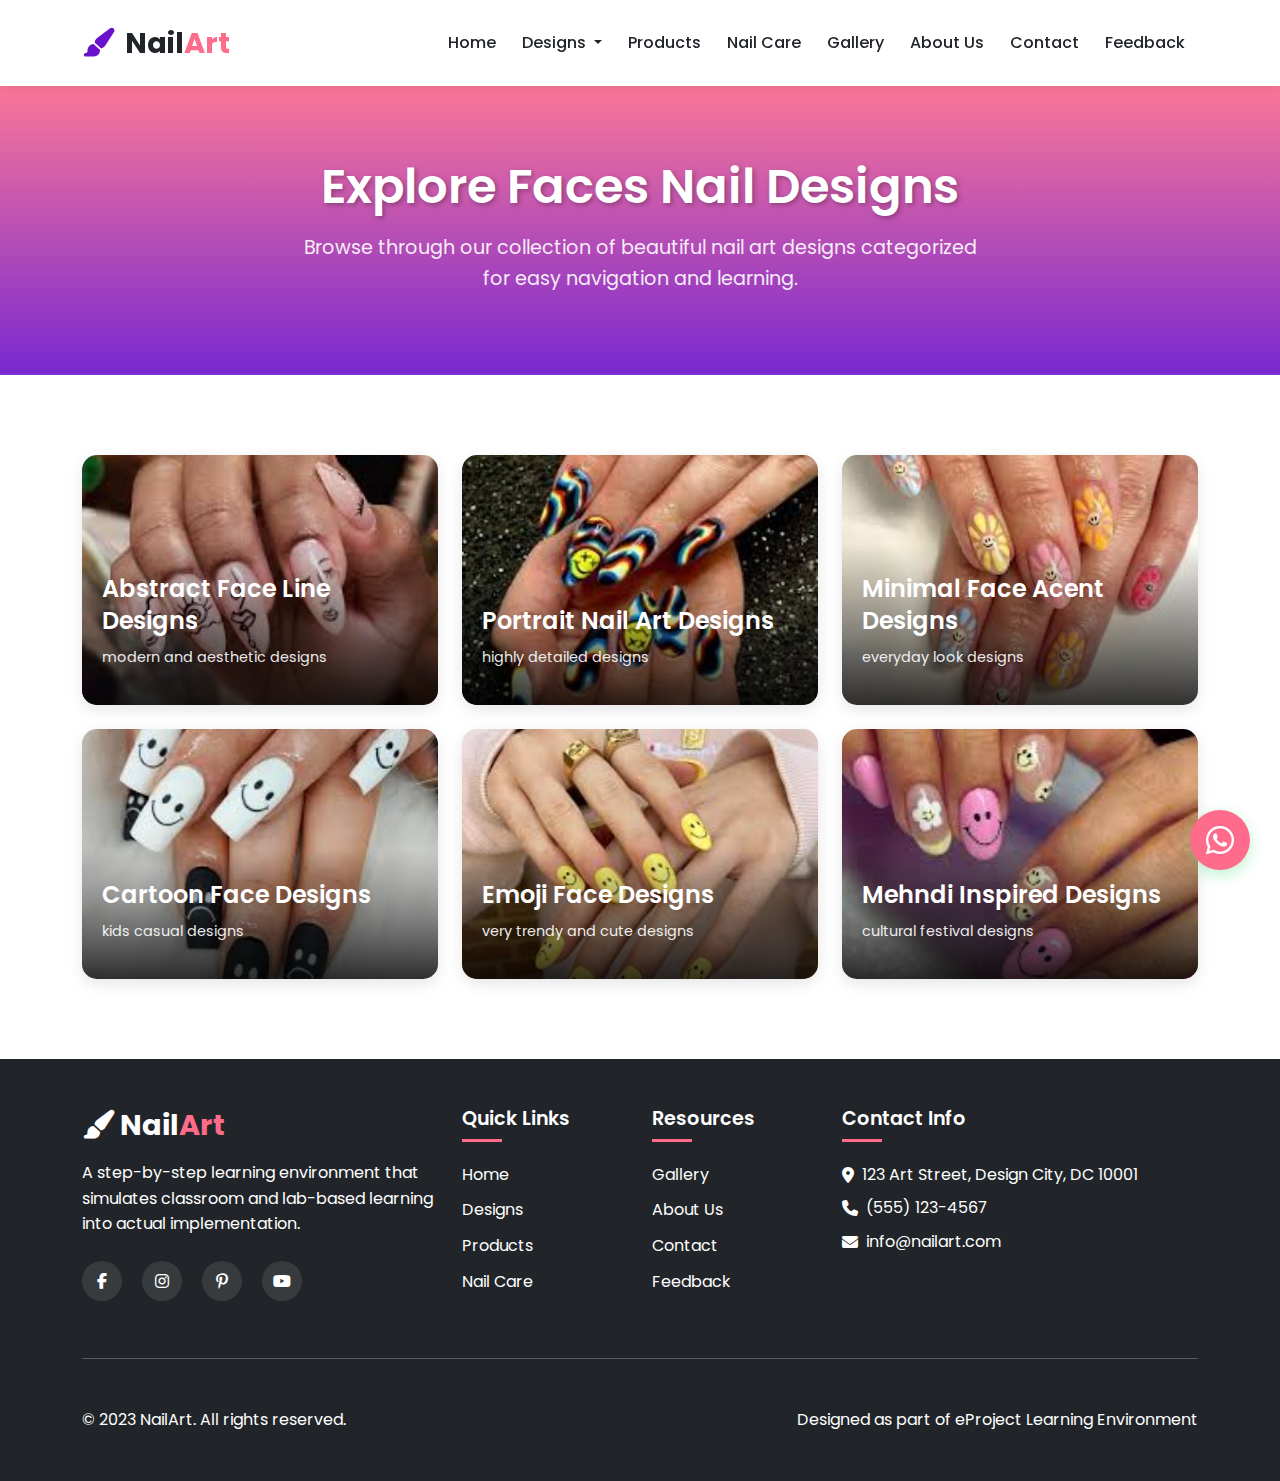
<file: faces.html>
<!DOCTYPE html>
<html lang="en">
<head>
    <meta charset="UTF-8">
    <meta name="viewport" content="width=device-width, initial-scale=1.0">
    <title>Nail Art Designs - NailArt</title>
    <!-- Bootstrap 5 CSS -->
    <link href="https://cdn.jsdelivr.net/npm/bootstrap@5.3.0-alpha1/dist/css/bootstrap.min.css" rel="stylesheet">
    <!-- Font Awesome -->
    <link rel="stylesheet" href="https://cdnjs.cloudflare.com/ajax/libs/font-awesome/6.4.0/css/all.min.css">
    <!-- Google Fonts -->
    <link href="https://fonts.googleapis.com/css2?family=Poppins:wght@300;400;500;600;700&family=Dancing+Script:wght@600&display=swap" rel="stylesheet">
    <link rel="stylesheet" href="style.css">
    
</head>
<body>
    <!-- Navigation -->
    <nav class="navbar navbar-expand-lg navbar-light fixed-top">
        <div class="container">
            <a class="navbar-brand" href="index.html">
                <i class="fas fa-paint-brush"></i> Nail<span>Art</span>
            </a>
            <button class="navbar-toggler" type="button" data-bs-toggle="collapse" data-bs-target="#navbarNav">
                <span class="navbar-toggler-icon"></span>
            </button>
            <div class="collapse navbar-collapse" id="navbarNav">
                <ul class="navbar-nav ms-auto">
                    <li class="nav-item">
                        <a class="nav-link" href="index.html">Home</a>
                    </li>
                    <li class="nav-item dropdown">
                        <a class="nav-link dropdown-toggle " href="#" id="designsDropdown" role="button" data-bs-toggle="dropdown">
                            Designs
                        </a>
                        <ul class="dropdown-menu">
                            <li><a class="dropdown-item" href="kids.html">Kids Designs</a></li>
                            <li><a class="dropdown-item" href="adults.html">Adult Designs</a></li>
                            <li><a class="dropdown-item" href="faces.html">Faces</a></li>
                            <li><a class="dropdown-item" href="geometric.html">Geometric</a></li>
                            <li><a class="dropdown-item" href="flowers.html">Flowers</a></li>
                            <li><a class="dropdown-item" href="festive.html">Festive</a></li>
                        </ul>
                    </li>
                    <li class="nav-item">
                        <a class="nav-link" href="products.html">Products</a>
                    </li>
                    <li class="nav-item">
                        <a class="nav-link" href="nailcare.html">Nail Care</a>
                    </li>
                    <li class="nav-item">
                        <a class="nav-link" href="gallery.html">Gallery</a>
                    </li>
                    <li class="nav-item">
                        <a class="nav-link" href="about.html">About Us</a>
                    </li>
                    <li class="nav-item">
                        <a class="nav-link" href="contact.html">Contact</a>
                    </li>
                    <li class="nav-item">
                        <a class="nav-link" href="feedback.html">Feedback</a>
                    </li>
                </ul>
            </div>
        </div>
    </nav>

    <!-- Page Header -->
    <section class="page-header">
        <div class="container">
            <h1>Explore Faces Nail Designs</h1>
            <p>Browse through our collection of beautiful nail art designs categorized for easy navigation and learning.</p>
        </div>
    </section>

    <!-- Categories Section -->
    <section class="categories-section">
        <div class="container">
            <!-- <h2 class="section-title">Kids Design</h2> -->
            <div class="row gy-4  gx-4">
                <!-- Category 1: Kids Designs -->
                
               <div class="col-lg-4 col-md-6 col-sm-12">
                    <a href="faces.html" class="text-decoration-none">
                        <div class="category-card">
                            <img src="face nail 6.jfif" 
                                 alt="festive Designs" class="category-image">
                            <div class="category-overlay">
                                <h3 class="category-title">Abstract Face Line Designs</h3>
                                <p class="category-count">modern and aesthetic designs</p>
                            </div>
                        </div>
                    </a>
                </div>

                <div class="col-lg-4 col-md-6 col-sm-12">
                    <a href="faces.html" class="text-decoration-none">
                        <div class="category-card">
                            <img src="face nail 5.jfif" 
                                 alt="festive Designs" class="category-image">
                            <div class="category-overlay">
                                <h3 class="category-title">Portrait Nail Art  Designs</h3>
                                <p class="category-count">highly detailed designs</p>
                            </div>
                        </div>
                    </a>
                </div>


                
                <div class="col-lg-4 col-md-6 col-sm-12">
                    <a href="faces.html" class="text-decoration-none">
                        <div class="category-card">
                            <img src="face nail 4.jfif" 
                                 alt="faces Designs" class="category-image">
                            <div class="category-overlay">
                                <h3 class="category-title">Minimal Face Acent Designs</h3>
                                <p class="category-count">everyday look designs</p>
                            </div>
                        </div>
                    </a>
                </div>


                
                <div class="col-lg-4 col-md-6 col-sm-12">
                    <a href="faces.html" class="text-decoration-none">
                        <div class="category-card">
                            <img src="face nail 3.jfif" 
                                 alt="faces Designs" class="category-image">
                            <div class="category-overlay">
                                <h3 class="category-title">Cartoon Face Designs</h3>
                                <p class="category-count">kids casual designs</p>
                            </div>
                        </div>
                    </a>
                </div>


                
                <div class="col-lg-4 col-md-6 col-sm-12">
                    <a href="faces.html" class="text-decoration-none">
                        <div class="category-card">
                            <img src="face nail 2.jfif" 
                                 alt="faces Designs" class="category-image">
                            <div class="category-overlay">
                                <h3 class="category-title">Emoji Face Designs</h3>
                                <p class="category-count">very trendy and cute designs</p>
                            </div>
                        </div>
                    </a>
                </div>


                
                <div class="col-lg-4 col-md-6 col-sm-12">
                    <a href="faces.html" class="text-decoration-none">
                        <div class="category-card">
                            <img src="face nail 1.jfif" 
                                 alt="faces Designs" class="category-image">
                            <div class="category-overlay">
                                <h3 class="category-title">Mehndi Inspired Designs</h3>
                                <p class="category-count">cultural festival  designs</p>
                            </div>
                        </div>
                    </a>
                </div>

                 </div>
        </div>
    </section>

     <!-- Footer -->
    <footer class="py-5">
        <div class="container">
            <div class="row">
                <div class="col-lg-4 mb-4 mb-lg-0">
                    <h5 class="footer-brand"><i class="fas fa-paint-brush"></i> Nail<span>Art</span></h5>
                    <p class="mt-3">A step-by-step learning environment that simulates classroom and lab-based learning into actual implementation.</p>
                    <div class="social-links mt-4">
                        <a href="#" class="me-3"><i class="fab fa-facebook-f"></i></a>
                        <a href="#" class="me-3"><i class="fab fa-instagram"></i></a>
                        <a href="#" class="me-3"><i class="fab fa-pinterest-p"></i></a>
                        <a href="#" class="me-3"><i class="fab fa-youtube"></i></a>
                    </div>
                </div>
                <div class="col-lg-2 col-md-6 mb-4 mb-lg-0">
                    <h5 class="footer-title">Quick Links</h5>
                    <ul class="list-unstyled">
                        <li><a href="index.html">Home</a></li>
                        <li><a href="designs.html">Designs</a></li>
                        <li><a href="products.html">Products</a></li>
                        <li><a href="nailcare.html">Nail Care</a></li>
                    </ul>
                </div>
                <div class="col-lg-2 col-md-6 mb-4 mb-lg-0">
                    <h5 class="footer-title">Resources</h5>
                    <ul class="list-unstyled">
                        <li><a href="gallery.html">Gallery</a></li>
                        <li><a href="about.html">About Us</a></li>
                        <li><a href="contact.html">Contact</a></li>
                        <li><a href="feedback.html">Feedback</a></li>
                    </ul>
                </div>
                <div class="col-lg-4">
                    <h5 class="footer-title">Contact Info</h5>
                    <ul class="list-unstyled contact-info">
                        <li class="mb-2">
                            <i class="fas fa-map-marker-alt me-2"></i> 123 Art Street, Design City, DC 10001
                        </li>
                        <li class="mb-2">
                            <i class="fas fa-phone me-2"></i> (555) 123-4567
                        </li>
                        <li class="mb-2">
                            <i class="fas fa-envelope me-2"></i> info@nailart.com
                        </li>
                    </ul>
                </div>
            </div>
            <hr class="my-5">
            <div class="row">
                <div class="col-md-6 text-center text-md-start">
                    <p class="mb-0">&copy; 2023 NailArt. All rights reserved.</p>
                </div>
                <div class="col-md-6 text-center text-md-end">
                    <p class="mb-0">Designed as part of eProject Learning Environment</p>
                </div>
            </div>
        </div>
    </footer>

    <div class="whatsapp-float">
    <a href="https://wa.me/923196690458" target="_blank" class="whatsapp-btn">
        <i class="fab fa-whatsapp"></i>
    </a>
</div>


    <!-- Bootstrap JS -->
    <script src="https://cdn.jsdelivr.net/npm/bootstrap@5.3.0-alpha1/dist/js/bootstrap.bundle.min.js"></script>
  
</body>
</html>
</file>
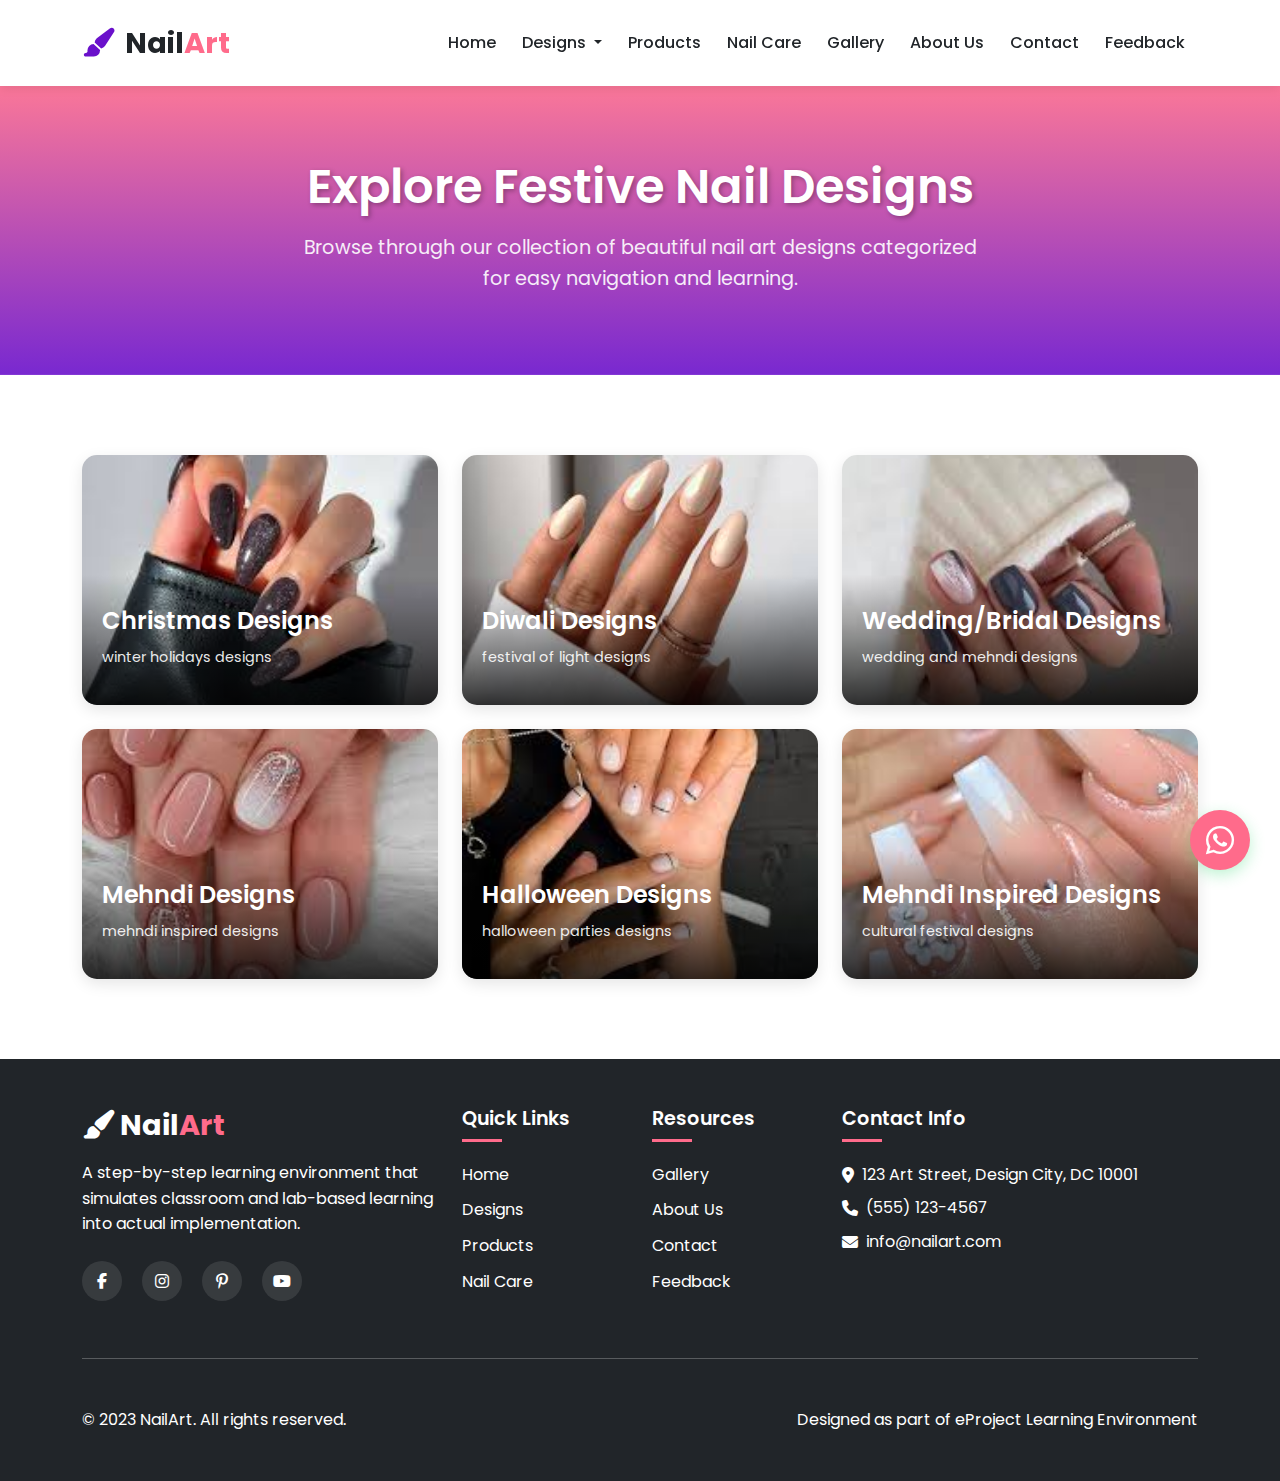
<file: festive.html>
<!DOCTYPE html>
<html lang="en">
<head>
    <meta charset="UTF-8">
    <meta name="viewport" content="width=device-width, initial-scale=1.0">
    <title>Nail Art Designs - NailArt</title>
    <!-- Bootstrap 5 CSS -->
    <link href="https://cdn.jsdelivr.net/npm/bootstrap@5.3.0-alpha1/dist/css/bootstrap.min.css" rel="stylesheet">
    <!-- Font Awesome -->
    <link rel="stylesheet" href="https://cdnjs.cloudflare.com/ajax/libs/font-awesome/6.4.0/css/all.min.css">
    <!-- Google Fonts -->
    <link href="https://fonts.googleapis.com/css2?family=Poppins:wght@300;400;500;600;700&family=Dancing+Script:wght@600&display=swap" rel="stylesheet">
    <link rel="stylesheet" href="style.css">
    
</head>
<body>
    <!-- Navigation -->
    <nav class="navbar navbar-expand-lg navbar-light fixed-top">
        <div class="container">
            <a class="navbar-brand" href="index.html">
                <i class="fas fa-paint-brush"></i> Nail<span>Art</span>
            </a>
            <button class="navbar-toggler" type="button" data-bs-toggle="collapse" data-bs-target="#navbarNav">
                <span class="navbar-toggler-icon"></span>
            </button>
            <div class="collapse navbar-collapse" id="navbarNav">
                <ul class="navbar-nav ms-auto">
                    <li class="nav-item">
                        <a class="nav-link" href="index.html">Home</a>
                    </li>
                    <li class="nav-item dropdown">
                        <a class="nav-link dropdown-toggle " href="#" id="designsDropdown" role="button" data-bs-toggle="dropdown">
                            Designs
                        </a>
                        <ul class="dropdown-menu">
                            <li><a class="dropdown-item" href="kids.html">Kids Designs</a></li>
                            <li><a class="dropdown-item" href="adults.html">Adult Designs</a></li>
                            <li><a class="dropdown-item" href="faces.html">Faces</a></li>
                            <li><a class="dropdown-item" href="geometric.html">Geometric</a></li>
                            <li><a class="dropdown-item" href="flowers.html">Flowers</a></li>
                            <li><a class="dropdown-item" href="festive.html">Festive</a></li>
                        </ul>
                    </li>
                    <li class="nav-item">
                        <a class="nav-link" href="products.html">Products</a>
                    </li>
                    <li class="nav-item">
                        <a class="nav-link" href="nailcare.html">Nail Care</a>
                    </li>
                    <li class="nav-item">
                        <a class="nav-link" href="gallery.html">Gallery</a>
                    </li>
                    <li class="nav-item">
                        <a class="nav-link" href="about.html">About Us</a>
                    </li>
                    <li class="nav-item">
                        <a class="nav-link" href="contact.html">Contact</a>
                    </li>
                    <li class="nav-item">
                        <a class="nav-link" href="feedback.html">Feedback</a>
                    </li>
                </ul>
            </div>
        </div>
    </nav>

    <!-- Page Header -->
    <section class="page-header">
        <div class="container">
            <h1>Explore Festive Nail Designs</h1>
            <p>Browse through our collection of beautiful nail art designs categorized for easy navigation and learning.</p>
        </div>
    </section>

    <!-- Categories Section -->
    <section class="categories-section">
        <div class="container">
            <!-- <h2 class="section-title">Kids Design</h2> -->
            <div class="row gy-4 gx-4">
                <!-- Category 1: Kids Designs -->
                
                <div class="col-lg-4 col-md-6 col-sm-12">
                    <a href="festive.html" class="text-decoration-none">
                        <div class="category-card">
                            <img src="wear 2.jfif" 
                                 alt="festive Designs" class="category-image">
                            <div class="category-overlay">
                                <h3 class="category-title">Christmas Designs</h3>
                                <p class="category-count">winter holidays  designs</p>
                            </div>
                        </div>
                    </a>
                </div>

                <div class="col-lg-4 col-md-6 col-sm-12">
                    <a href="festive.html" class="text-decoration-none">
                        <div class="category-card">
                            <img src="wear 3.jfif" 
                                 alt="festive Designs" class="category-image">
                            <div class="category-overlay">
                                <h3 class="category-title">Diwali Designs</h3>
                                <p class="category-count">festival of light  designs</p>
                            </div>
                        </div>
                    </a>
                </div>
                
                <div class="col-lg-4 col-md-6 col-sm-12">
                    <a href="festive.html" class="text-decoration-none">
                        <div class="category-card">
                            <img src="wear 4.jfif" 
                                 alt="festive Designs" class="category-image">
                            <div class="category-overlay">
                                <h3 class="category-title">Wedding/Bridal Designs</h3>
                                <p class="category-count">wedding and mehndi designs</p>
                            </div>
                        </div>
                    </a>
                </div>

                
                <div class="col-lg-4 col-md-6 col-sm-12">
                    <a href="festive.html" class="text-decoration-none">
                        <div class="category-card">
                            <img src="wear 5.jfif" 
                                 alt="festive Designs" class="category-image">
                            <div class="category-overlay">
                                <h3 class="category-title">Mehndi Designs</h3>
                                <p class="category-count">mehndi inspired designs</p>
                            </div>
                        </div>
                    </a>
                </div>
                
                <div class="col-lg-4 col-md-6 col-sm-12">
                    <a href="festive.html" class="text-decoration-none">
                        <div class="category-card">
                            <img src="wear 6.jfif" 
                                 alt="festive Designs" class="category-image">
                            <div class="category-overlay">
                                <h3 class="category-title">Halloween Designs</h3>
                                <p class="category-count">halloween parties designs</p>
                            </div>
                        </div>
                    </a>
                </div>

                <div class="col-lg-4 col-md-6 col-sm-12">
                    <a href="festive.html" class="text-decoration-none">
                        <div class="category-card">
                            <img src="download (14).jfif" 
                                 alt="festive Designs" class="category-image">
                            <div class="category-overlay">
                                <h3 class="category-title">Mehndi Inspired Designs</h3>
                                <p class="category-count">cultural festival  designs</p>
                            </div>
                        </div>
                    </a>
                </div>

                 </div>
        </div>
    </section>

     <!-- Footer -->
    <footer class="py-5">
        <div class="container">
            <div class="row">
                <div class="col-lg-4 mb-4 mb-lg-0">
                    <h5 class="footer-brand"><i class="fas fa-paint-brush"></i> Nail<span>Art</span></h5>
                    <p class="mt-3">A step-by-step learning environment that simulates classroom and lab-based learning into actual implementation.</p>
                    <div class="social-links mt-4">
                        <a href="#" class="me-3"><i class="fab fa-facebook-f"></i></a>
                        <a href="#" class="me-3"><i class="fab fa-instagram"></i></a>
                        <a href="#" class="me-3"><i class="fab fa-pinterest-p"></i></a>
                        <a href="#" class="me-3"><i class="fab fa-youtube"></i></a>
                    </div>
                </div>
                <div class="col-lg-2 col-md-6 mb-4 mb-lg-0">
                    <h5 class="footer-title">Quick Links</h5>
                    <ul class="list-unstyled">
                        <li><a href="index.html">Home</a></li>
                        <li><a href="designs.html">Designs</a></li>
                        <li><a href="products.html">Products</a></li>
                        <li><a href="nailcare.html">Nail Care</a></li>
                    </ul>
                </div>
                <div class="col-lg-2 col-md-6 mb-4 mb-lg-0">
                    <h5 class="footer-title">Resources</h5>
                    <ul class="list-unstyled">
                        <li><a href="gallery.html">Gallery</a></li>
                        <li><a href="about.html">About Us</a></li>
                        <li><a href="contact.html">Contact</a></li>
                        <li><a href="feedback.html">Feedback</a></li>
                    </ul>
                </div>
                <div class="col-lg-4">
                    <h5 class="footer-title">Contact Info</h5>
                    <ul class="list-unstyled contact-info">
                        <li class="mb-2">
                            <i class="fas fa-map-marker-alt me-2"></i> 123 Art Street, Design City, DC 10001
                        </li>
                        <li class="mb-2">
                            <i class="fas fa-phone me-2"></i> (555) 123-4567
                        </li>
                        <li class="mb-2">
                            <i class="fas fa-envelope me-2"></i> info@nailart.com
                        </li>
                    </ul>
                </div>
            </div>
            <hr class="my-5">
            <div class="row">
                <div class="col-md-6 text-center text-md-start">
                    <p class="mb-0">&copy; 2023 NailArt. All rights reserved.</p>
                </div>
                <div class="col-md-6 text-center text-md-end">
                    <p class="mb-0">Designed as part of eProject Learning Environment</p>
                </div>
            </div>
        </div>
    </footer>


    <div class="whatsapp-float">
    <a href="https://wa.me/923196690458" target="_blank" class="whatsapp-btn">
        <i class="fab fa-whatsapp"></i>
    </a>
</div>


    <!-- Bootstrap JS -->
    <script src="https://cdn.jsdelivr.net/npm/bootstrap@5.3.0-alpha1/dist/js/bootstrap.bundle.min.js"></script>
  
</body>
</html>
</file>
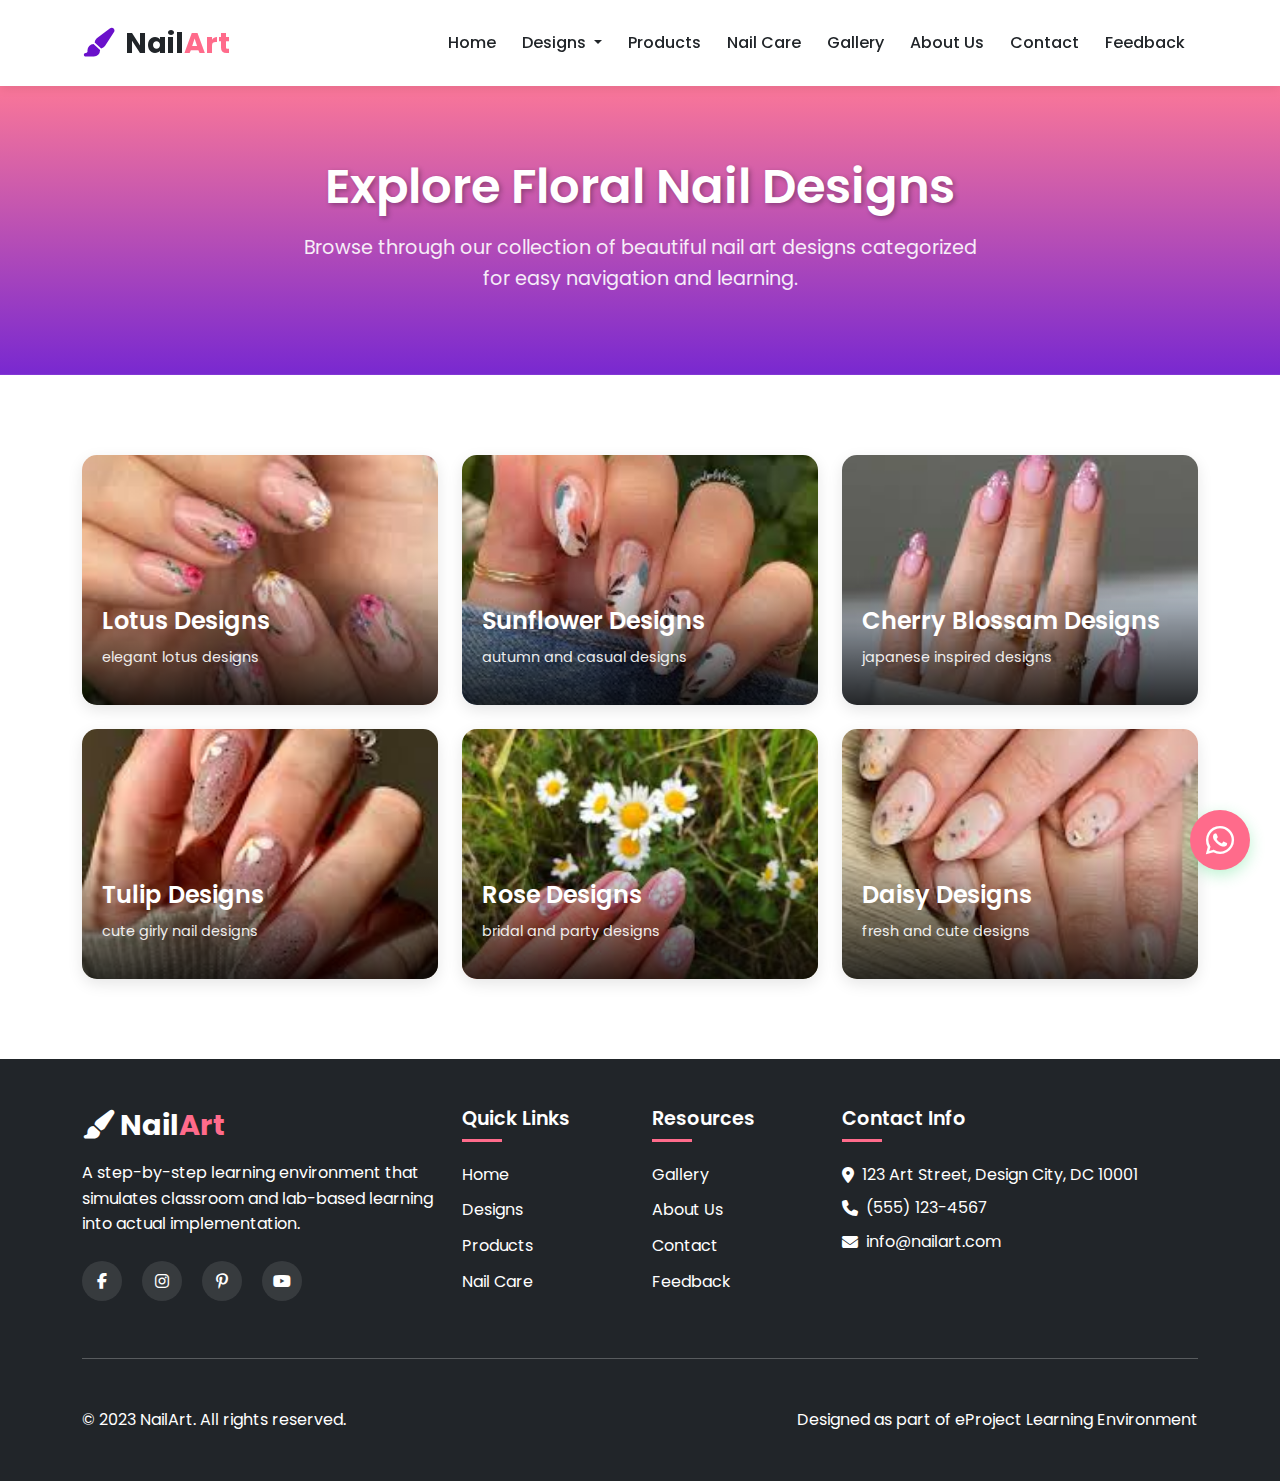
<file: flowers.html>
<!DOCTYPE html>
<html lang="en">
<head>
    <meta charset="UTF-8">
    <meta name="viewport" content="width=device-width, initial-scale=1.0">
    <title>Nail Art Designs - NailArt</title>
    <!-- Bootstrap 5 CSS -->
    <link href="https://cdn.jsdelivr.net/npm/bootstrap@5.3.0-alpha1/dist/css/bootstrap.min.css" rel="stylesheet">
    <!-- Font Awesome -->
    <link rel="stylesheet" href="https://cdnjs.cloudflare.com/ajax/libs/font-awesome/6.4.0/css/all.min.css">
    <!-- Google Fonts -->
    <link href="https://fonts.googleapis.com/css2?family=Poppins:wght@300;400;500;600;700&family=Dancing+Script:wght@600&display=swap" rel="stylesheet">
    <link rel="stylesheet" href="style.css">
    
</head>
<body>
    <!-- Navigation -->
    <nav class="navbar navbar-expand-lg navbar-light fixed-top">
        <div class="container">
            <a class="navbar-brand" href="index.html">
                <i class="fas fa-paint-brush"></i> Nail<span>Art</span>
            </a>
            <button class="navbar-toggler" type="button" data-bs-toggle="collapse" data-bs-target="#navbarNav">
                <span class="navbar-toggler-icon"></span>
            </button>
            <div class="collapse navbar-collapse" id="navbarNav">
                <ul class="navbar-nav ms-auto">
                    <li class="nav-item">
                        <a class="nav-link" href="index.html">Home</a>
                    </li>
                    <li class="nav-item dropdown">
                        <a class="nav-link dropdown-toggle " href="#" id="designsDropdown" role="button" data-bs-toggle="dropdown">
                            Designs
                        </a>
                        <ul class="dropdown-menu">
                            <li><a class="dropdown-item" href="kids.html">Kids Designs</a></li>
                            <li><a class="dropdown-item" href="adults.html">Adult Designs</a></li>
                            <li><a class="dropdown-item" href="faces.html">Faces</a></li>
                            <li><a class="dropdown-item" href="geometric.html">Geometric</a></li>
                            <li><a class="dropdown-item" href="flowers.html">Flowers</a></li>
                            <li><a class="dropdown-item" href="festive.html">Festive</a></li>
                        </ul>
                    </li>
                    <li class="nav-item">
                        <a class="nav-link" href="products.html">Products</a>
                    </li>
                    <li class="nav-item">
                        <a class="nav-link" href="nailcare.html">Nail Care</a>
                    </li>
                    <li class="nav-item">
                        <a class="nav-link" href="gallery.html">Gallery</a>
                    </li>
                    <li class="nav-item">
                        <a class="nav-link" href="about.html">About Us</a>
                    </li>
                    <li class="nav-item">
                        <a class="nav-link" href="contact.html">Contact</a>
                    </li>
                    <li class="nav-item">
                        <a class="nav-link" href="feedback.html">Feedback</a>
                    </li>
                </ul>
            </div>
        </div>
    </nav>

    <!-- Page Header -->
    <section class="page-header">
        <div class="container">
            <h1>Explore Floral Nail Designs</h1>
            <p>Browse through our collection of beautiful nail art designs categorized for easy navigation and learning.</p>
        </div>
    </section>

    <!-- Categories Section -->
    <section class="categories-section">
        <div class="container">
            <!-- <h2 class="section-title">Kids Design</h2> -->
            <div class="row gy-4 gx-4">
               
                
                <div class="col-lg-4 col-md-6 col-sm-12">
                    <a href="flowers.html" class="text-decoration-none">
                        <div class="category-card">
                            <img src="flower 1.jfif" 
                                 alt="flowers Designs" class="category-image">
                            <div class="category-overlay">
                                <h3 class="category-title">Lotus Designs</h3>
                                <p class="category-count">elegant lotus designs</p>
                            </div>
                        </div>
                    </a>
                </div>

                <div class="col-lg-4 col-md-6 col-sm-12">
                    <a href="flowers.html" class="text-decoration-none">
                        <div class="category-card">
                            <img src="flower 2.jfif" 
                                 alt="flowers Designs" class="category-image">
                            <div class="category-overlay">
                                <h3 class="category-title">Sunflower Designs</h3>
                                <p class="category-count">autumn and casual designs</p>
                            </div>
                        </div>
                    </a>
                </div>

                <div class="col-lg-4 col-md-6 col-sm-12">
                    <a href="flowers.html" class="text-decoration-none">
                        <div class="category-card">
                            <img src="flower 3.jfif" 
                                 alt="flowers Designs" class="category-image">
                            <div class="category-overlay">
                                <h3 class="category-title">Cherry Blossam Designs</h3>
                                <p class="category-count">japanese inspired designs</p>
                            </div>
                        </div>
                    </a>
                </div>


                <div class="col-lg-4 col-md-6 col-sm-12">
                    <a href="flowers.html" class="text-decoration-none">
                        <div class="category-card">
                            <img src="flower 4.jfif" 
                                 alt="flowers Designs" class="category-image">
                            <div class="category-overlay">
                                <h3 class="category-title">Tulip Designs</h3>
                                <p class="category-count">cute girly nail designs</p>
                            </div>
                        </div>
                    </a>
                </div>

                <div class="col-lg-4 col-md-6 col-sm-12">
                    <a href="flowers.html" class="text-decoration-none">
                        <div class="category-card">
                            <img src="flower 5.jfif" 
                                 alt="flowers Designs" class="category-image">
                            <div class="category-overlay">
                                <h3 class="category-title">Rose Designs</h3>
                                <p class="category-count">bridal and party designs</p>
                            </div>
                        </div>
                    </a>
                </div>


                <div class="col-lg-4 col-md-6 col-sm-12">
                    <a href="flowers.html" class="text-decoration-none">
                        <div class="category-card">
                            <img src="flower 6.jfif" 
                                 alt="flowers Designs" class="category-image">
                            <div class="category-overlay">
                                <h3 class="category-title">Daisy Designs</h3>
                                <p class="category-count">fresh and cute designs</p>
                            </div>
                        </div>
                    </a>
                </div>

                 </div>
        </div>
    </section>

     <!-- Footer -->
    <footer class="py-5">
        <div class="container">
            <div class="row">
                <div class="col-lg-4 mb-4 mb-lg-0">
                    <h5 class="footer-brand"><i class="fas fa-paint-brush"></i> Nail<span>Art</span></h5>
                    <p class="mt-3">A step-by-step learning environment that simulates classroom and lab-based learning into actual implementation.</p>
                    <div class="social-links mt-4">
                        <a href="#" class="me-3"><i class="fab fa-facebook-f"></i></a>
                        <a href="#" class="me-3"><i class="fab fa-instagram"></i></a>
                        <a href="#" class="me-3"><i class="fab fa-pinterest-p"></i></a>
                        <a href="#" class="me-3"><i class="fab fa-youtube"></i></a>
                    </div>
                </div>
                <div class="col-lg-2 col-md-6 mb-4 mb-lg-0">
                    <h5 class="footer-title">Quick Links</h5>
                    <ul class="list-unstyled">
                        <li><a href="index.html">Home</a></li>
                        <li><a href="designs.html">Designs</a></li>
                        <li><a href="products.html">Products</a></li>
                        <li><a href="nailcare.html">Nail Care</a></li>
                    </ul>
                </div>
                <div class="col-lg-2 col-md-6 mb-4 mb-lg-0">
                    <h5 class="footer-title">Resources</h5>
                    <ul class="list-unstyled">
                        <li><a href="gallery.html">Gallery</a></li>
                        <li><a href="about.html">About Us</a></li>
                        <li><a href="contact.html">Contact</a></li>
                        <li><a href="feedback.html">Feedback</a></li>
                    </ul>
                </div>
                <div class="col-lg-4">
                    <h5 class="footer-title">Contact Info</h5>
                    <ul class="list-unstyled contact-info">
                        <li class="mb-2">
                            <i class="fas fa-map-marker-alt me-2"></i> 123 Art Street, Design City, DC 10001
                        </li>
                        <li class="mb-2">
                            <i class="fas fa-phone me-2"></i> (555) 123-4567
                        </li>
                        <li class="mb-2">
                            <i class="fas fa-envelope me-2"></i> info@nailart.com
                        </li>
                    </ul>
                </div>
            </div>
            <hr class="my-5">
            <div class="row">
                <div class="col-md-6 text-center text-md-start">
                    <p class="mb-0">&copy; 2023 NailArt. All rights reserved.</p>
                </div>
                <div class="col-md-6 text-center text-md-end">
                    <p class="mb-0">Designed as part of eProject Learning Environment</p>
                </div>
            </div>
        </div>
    </footer>


    <div class="whatsapp-float">
    <a href="https://wa.me/923196690458" target="_blank" class="whatsapp-btn">
        <i class="fab fa-whatsapp"></i>
    </a>
</div>


    <!-- Bootstrap JS -->
    <script src="https://cdn.jsdelivr.net/npm/bootstrap@5.3.0-alpha1/dist/js/bootstrap.bundle.min.js"></script>
  
</body>
</html>
</file>
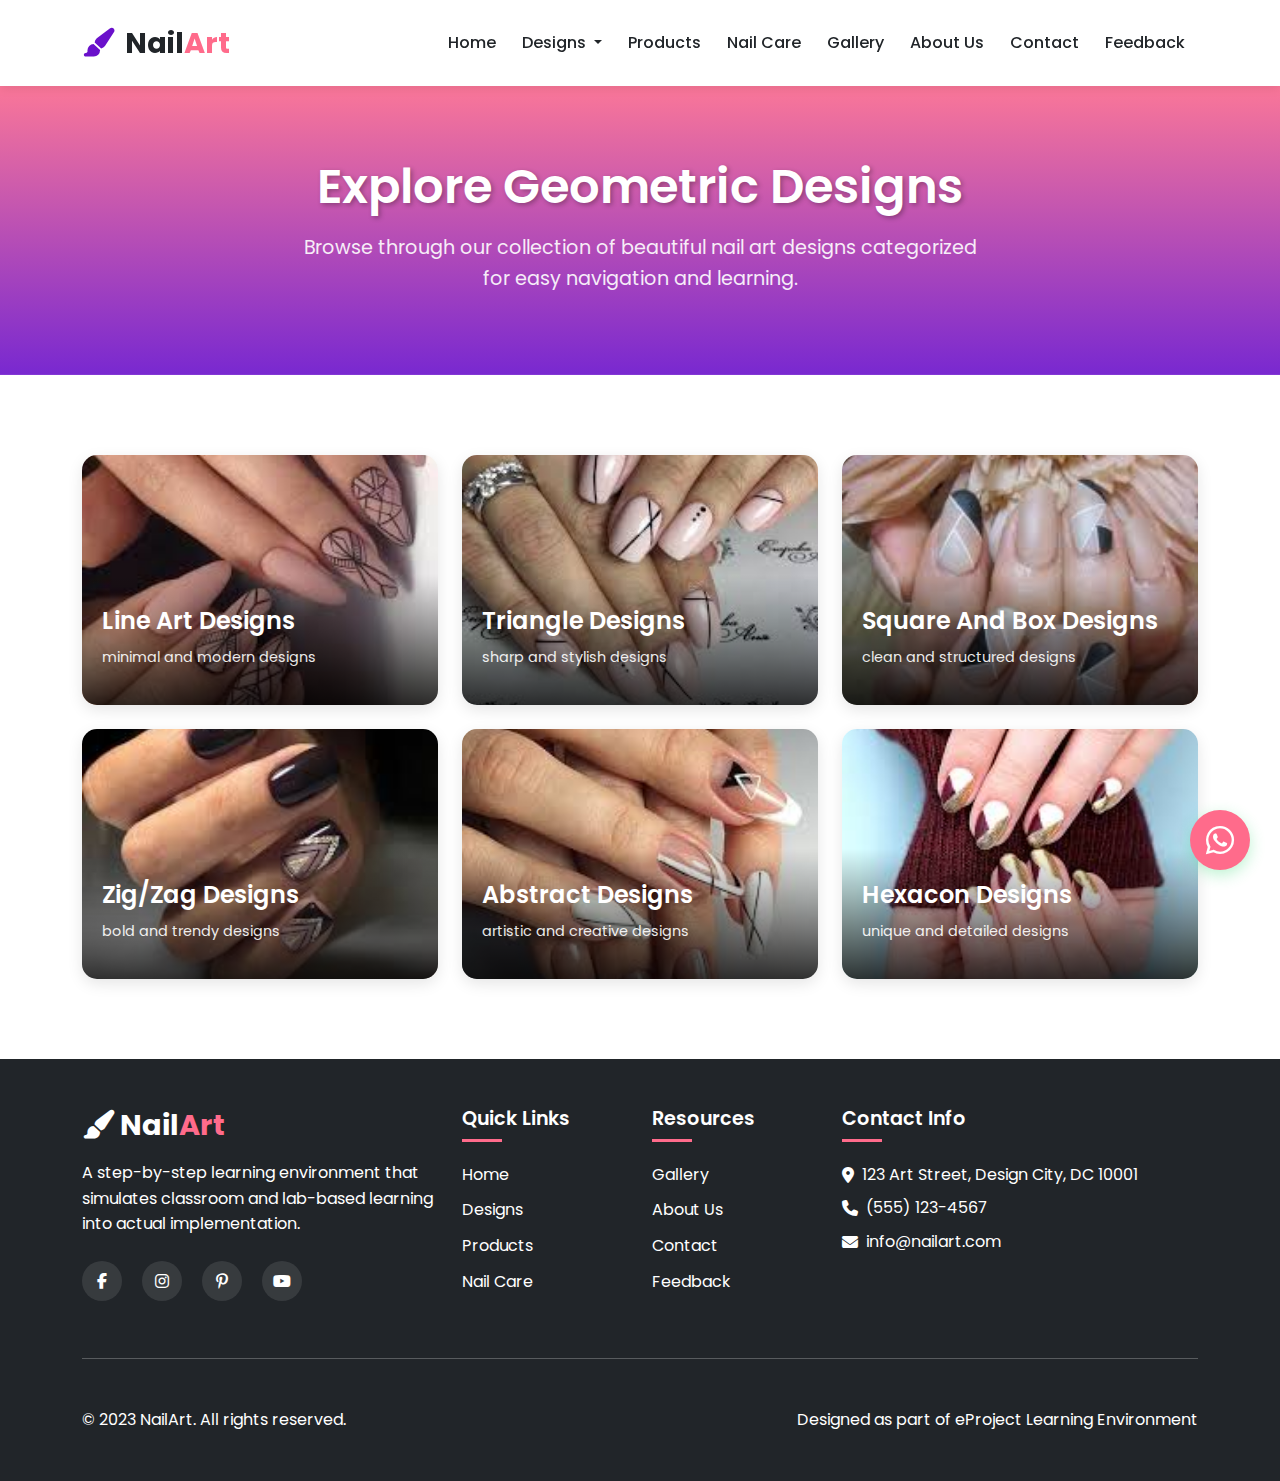
<file: geometric.html>
<!DOCTYPE html>
<html lang="en">
<head>
    <meta charset="UTF-8">
    <meta name="viewport" content="width=device-width, initial-scale=1.0">
    <title>Nail Art Designs - NailArt</title>
    <!-- Bootstrap 5 CSS -->
    <link href="https://cdn.jsdelivr.net/npm/bootstrap@5.3.0-alpha1/dist/css/bootstrap.min.css" rel="stylesheet">
    <!-- Font Awesome -->
    <link rel="stylesheet" href="https://cdnjs.cloudflare.com/ajax/libs/font-awesome/6.4.0/css/all.min.css">
    <!-- Google Fonts -->
    <link href="https://fonts.googleapis.com/css2?family=Poppins:wght@300;400;500;600;700&family=Dancing+Script:wght@600&display=swap" rel="stylesheet">
    <link rel="stylesheet" href="style.css">
    
</head>
<body>
    <!-- Navigation -->
    <nav class="navbar navbar-expand-lg navbar-light fixed-top">
        <div class="container">
            <a class="navbar-brand" href="index.html">
                <i class="fas fa-paint-brush"></i> Nail<span>Art</span>
            </a>
            <button class="navbar-toggler" type="button" data-bs-toggle="collapse" data-bs-target="#navbarNav">
                <span class="navbar-toggler-icon"></span>
            </button>
            <div class="collapse navbar-collapse" id="navbarNav">
                <ul class="navbar-nav ms-auto">
                    <li class="nav-item">
                        <a class="nav-link" href="index.html">Home</a>
                    </li>
                    <li class="nav-item dropdown">
                        <a class="nav-link dropdown-toggle " href="#" id="designsDropdown" role="button" data-bs-toggle="dropdown">
                            Designs
                        </a>
                        <ul class="dropdown-menu">
                            <li><a class="dropdown-item" href="kids.html">Kids Designs</a></li>
                            <li><a class="dropdown-item" href="adults.html">Adult Designs</a></li>
                            <li><a class="dropdown-item" href="faces.html">Faces</a></li>
                            <li><a class="dropdown-item" href="geometric.html">Geometric</a></li>
                            <li><a class="dropdown-item" href="flowers.html">Flowers</a></li>
                            <li><a class="dropdown-item" href="festive.html">Festive</a></li>
                        </ul>
                    </li>
                    <li class="nav-item">
                        <a class="nav-link" href="products.html">Products</a>
                    </li>
                    <li class="nav-item">
                        <a class="nav-link" href="nailcare.html">Nail Care</a>
                    </li>
                    <li class="nav-item">
                        <a class="nav-link" href="gallery.html">Gallery</a>
                    </li>
                    <li class="nav-item">
                        <a class="nav-link" href="about.html">About Us</a>
                    </li>
                    <li class="nav-item">
                        <a class="nav-link" href="contact.html">Contact</a>
                    </li>
                    <li class="nav-item">
                        <a class="nav-link" href="feedback.html">Feedback</a>
                    </li>
                </ul>
            </div>
        </div>
    </nav>

    <!-- Page Header -->
    <section class="page-header">
        <div class="container">
            <h1>Explore Geometric Designs</h1>
            <p>Browse through our collection of beautiful nail art designs categorized for easy navigation and learning.</p>
        </div>
    </section>

    <!-- Categories Section -->
    <section class="categories-section">
        <div class="container">
            <!-- <h2 class="section-title">Kids Design</h2> -->
            <div class="row gy-4 gx-4">
                <!-- Category 1: Geometric Designs -->
                <div class="col-lg-4 col-md-6 col-sm-12">
                    <a href="geometric.html" class="text-decoration-none">
                        <div class="category-card">
                            <img src="geo 1.jfif" 
                                 alt="geometric Designs" class="category-image">
                            <div class="category-overlay">
                                <h3 class="category-title">Line Art Designs</h3>
                                <p class="category-count">minimal and modern designs</p>
                            </div>
                        </div>
                    </a>
                </div>

                <div class="col-lg-4 col-md-6 col-sm-12">
                    <a href="geometric.html" class="text-decoration-none">
                        <div class="category-card">
                            <img src="geo 2.jfif" 
                                 alt="geometric Designs" class="category-image">
                            <div class="category-overlay">
                                <h3 class="category-title">Triangle Designs</h3>
                                <p class="category-count">sharp and stylish designs</p>
                            </div>
                        </div>
                    </a>
                </div>


                <div class="col-lg-4 col-md-6 col-sm-12">
                    <a href="geometric.html" class="text-decoration-none">
                        <div class="category-card">
                            <img src="geo 3.jfif" 
                                 alt="geometric Designs" class="category-image">
                            <div class="category-overlay">
                                <h3 class="category-title">Square And Box Designs</h3>
                                <p class="category-count">clean and structured designs</p>
                            </div>
                        </div>
                    </a>
                </div>


                <div class="col-lg-4 col-md-6 col-sm-12">
                    <a href="geometric.html" class="text-decoration-none">
                        <div class="category-card">
                            <img src="geo 4.jfif" 
                                 alt="geometric Designs" class="category-image">
                            <div class="category-overlay">
                                <h3 class="category-title">Zig/Zag Designs</h3>
                                <p class="category-count">bold and trendy designs</p>
                            </div>
                        </div>
                    </a>
                </div>


                <div class="col-lg-4 col-md-6 col-sm-12">
                    <a href="geometric.html" class="text-decoration-none">
                        <div class="category-card">
                            <img src="geo 5.jfif" 
                                 alt="geometric Designs" class="category-image">
                            <div class="category-overlay">
                                <h3 class="category-title">Abstract Designs</h3>
                                <p class="category-count">artistic and creative designs</p>
                            </div>
                        </div>
                    </a>
                </div>


                <div class="col-lg-4 col-md-6 col-sm-12">
                    <a href="geometric.html" class="text-decoration-none">
                        <div class="category-card">
                            <img src="geo 6.jfif" 
                                 alt="Kids Designs" class="category-image">
                            <div class="category-overlay">
                                <h3 class="category-title">Hexacon Designs</h3>
                                <p class="category-count">unique and detailed designs</p>
                            </div>
                        </div>
                    </a>
                </div>

                 </div>
        </div>
    </section>

     <!-- Footer -->
    <footer class="py-5">
        <div class="container">
            <div class="row">
                <div class="col-lg-4 mb-4 mb-lg-0">
                    <h5 class="footer-brand"><i class="fas fa-paint-brush"></i> Nail<span>Art</span></h5>
                    <p class="mt-3">A step-by-step learning environment that simulates classroom and lab-based learning into actual implementation.</p>
                    <div class="social-links mt-4">
                        <a href="#" class="me-3"><i class="fab fa-facebook-f"></i></a>
                        <a href="#" class="me-3"><i class="fab fa-instagram"></i></a>
                        <a href="#" class="me-3"><i class="fab fa-pinterest-p"></i></a>
                        <a href="#" class="me-3"><i class="fab fa-youtube"></i></a>
                    </div>
                </div>
                <div class="col-lg-2 col-md-6 mb-4 mb-lg-0">
                    <h5 class="footer-title">Quick Links</h5>
                    <ul class="list-unstyled">
                        <li><a href="index.html">Home</a></li>
                        <li><a href="designs.html">Designs</a></li>
                        <li><a href="products.html">Products</a></li>
                        <li><a href="nailcare.html">Nail Care</a></li>
                    </ul>
                </div>
                <div class="col-lg-2 col-md-6 mb-4 mb-lg-0">
                    <h5 class="footer-title">Resources</h5>
                    <ul class="list-unstyled">
                        <li><a href="gallery.html">Gallery</a></li>
                        <li><a href="about.html">About Us</a></li>
                        <li><a href="contact.html">Contact</a></li>
                        <li><a href="feedback.html">Feedback</a></li>
                    </ul>
                </div>
                <div class="col-lg-4">
                    <h5 class="footer-title">Contact Info</h5>
                    <ul class="list-unstyled contact-info">
                        <li class="mb-2">
                            <i class="fas fa-map-marker-alt me-2"></i> 123 Art Street, Design City, DC 10001
                        </li>
                        <li class="mb-2">
                            <i class="fas fa-phone me-2"></i> (555) 123-4567
                        </li>
                        <li class="mb-2">
                            <i class="fas fa-envelope me-2"></i> info@nailart.com
                        </li>
                    </ul>
                </div>
            </div>
            <hr class="my-5">
            <div class="row">
                <div class="col-md-6 text-center text-md-start">
                    <p class="mb-0">&copy; 2023 NailArt. All rights reserved.</p>
                </div>
                <div class="col-md-6 text-center text-md-end">
                    <p class="mb-0">Designed as part of eProject Learning Environment</p>
                </div>
            </div>
        </div>
    </footer>

<div class="whatsapp-float">
    <a href="https://wa.me/923196690458" target="_blank" class="whatsapp-btn">
        <i class="fab fa-whatsapp"></i>
    </a>
</div>



    <!-- Bootstrap JS -->
    <script src="https://cdn.jsdelivr.net/npm/bootstrap@5.3.0-alpha1/dist/js/bootstrap.bundle.min.js"></script>
  
</body>
</html>
</file>
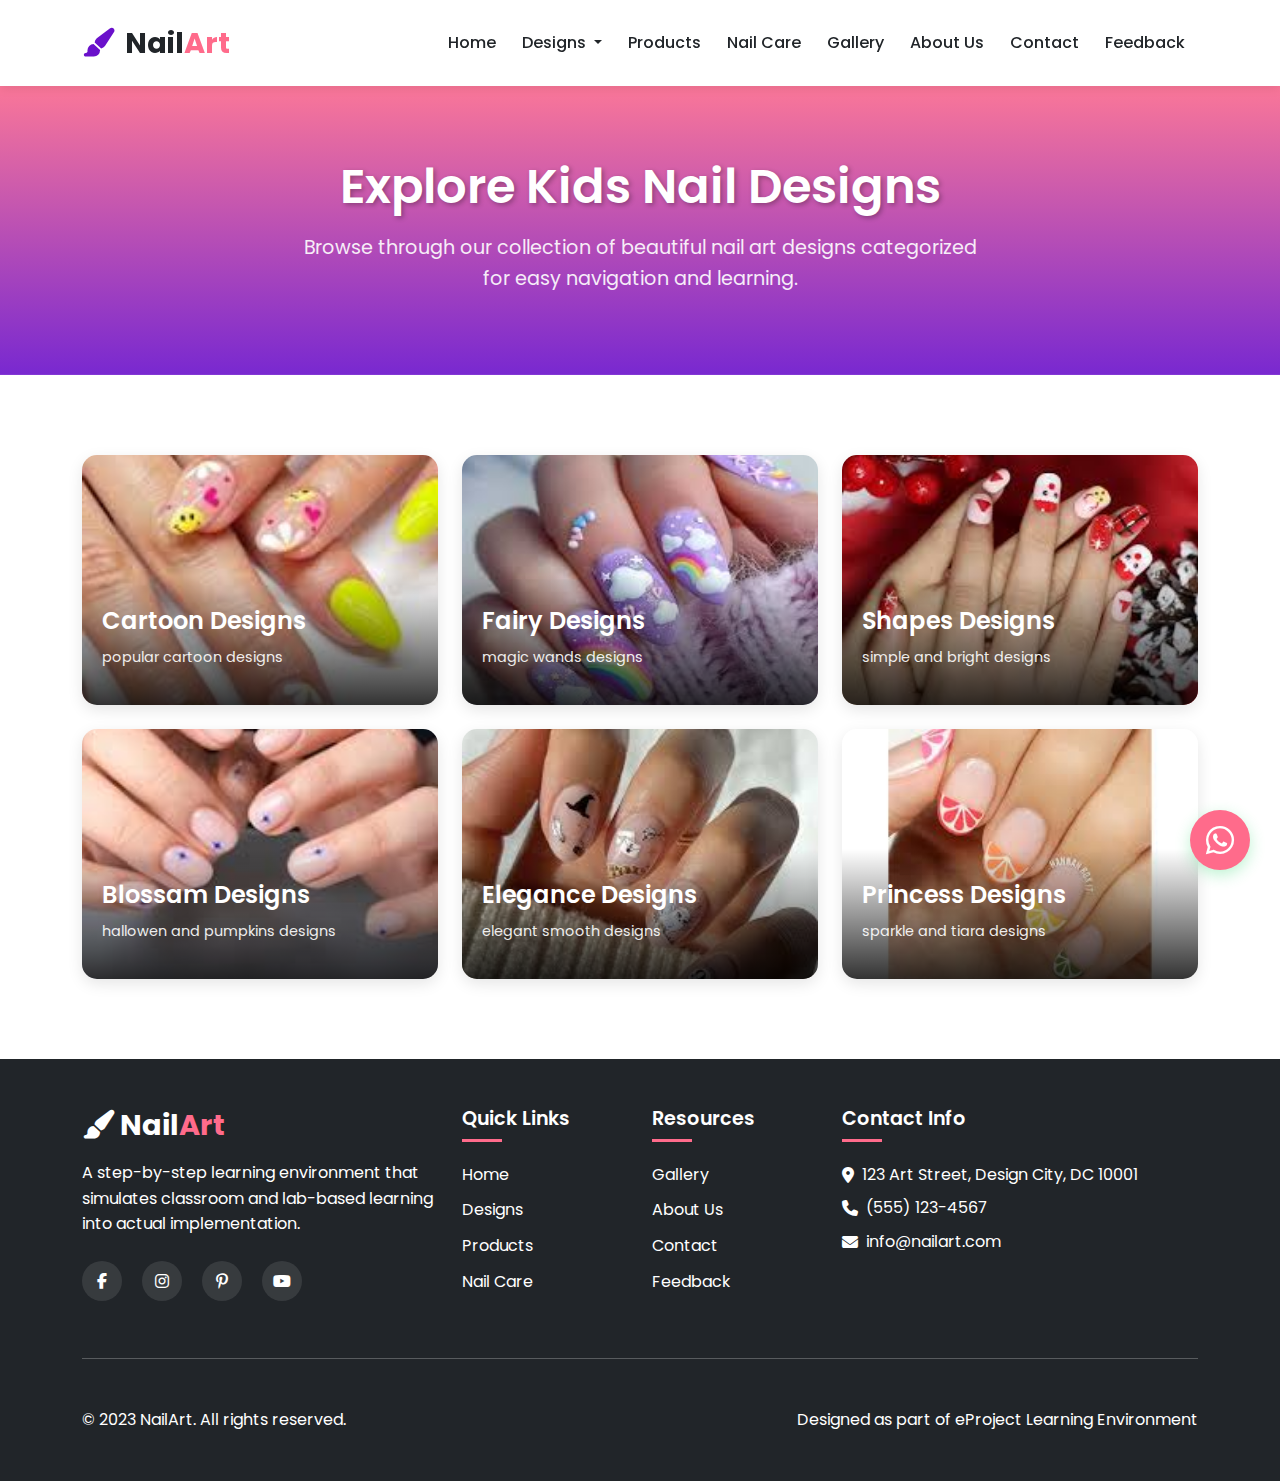
<file: kids.html>
<!DOCTYPE html>
<html lang="en">
<head>
    <meta charset="UTF-8">
    <meta name="viewport" content="width=device-width, initial-scale=1.0">
    <title>Nail Art Designs - NailArt</title>
    <!-- Bootstrap 5 CSS -->
    <link href="https://cdn.jsdelivr.net/npm/bootstrap@5.3.0-alpha1/dist/css/bootstrap.min.css" rel="stylesheet">
    <!-- Font Awesome -->
    <link rel="stylesheet" href="https://cdnjs.cloudflare.com/ajax/libs/font-awesome/6.4.0/css/all.min.css">
    <!-- Google Fonts -->
    <link href="https://fonts.googleapis.com/css2?family=Poppins:wght@300;400;500;600;700&family=Dancing+Script:wght@600&display=swap" rel="stylesheet">
    <link rel="stylesheet" href="style.css">
    
</head>
<body>
    <!-- Navigation -->
    <nav class="navbar navbar-expand-lg navbar-light fixed-top">
        <div class="container">
            <a class="navbar-brand" href="index.html">
                <i class="fas fa-paint-brush"></i> Nail<span>Art</span>
            </a>
            <button class="navbar-toggler" type="button" data-bs-toggle="collapse" data-bs-target="#navbarNav">
                <span class="navbar-toggler-icon"></span>
            </button>
            <div class="collapse navbar-collapse" id="navbarNav">
                <ul class="navbar-nav ms-auto">
                    <li class="nav-item">
                        <a class="nav-link" href="index.html">Home</a>
                    </li>
                    <li class="nav-item dropdown">
                        <a class="nav-link dropdown-toggle " href="#" id="designsDropdown" role="button" data-bs-toggle="dropdown">
                            Designs
                        </a>
                        <ul class="dropdown-menu">
                            <li><a class="dropdown-item" href="kids.html">Kids Designs</a></li>
                            <li><a class="dropdown-item" href="adults.html">Adult Designs</a></li>
                            <li><a class="dropdown-item" href="faces.html">Faces</a></li>
                            <li><a class="dropdown-item" href="geometric.html">Geometric</a></li>
                            <li><a class="dropdown-item" href="flowers.html">Flowers</a></li>
                            <li><a class="dropdown-item" href="festive.html">Festive</a></li>
                        </ul>
                    </li>
                    <li class="nav-item">
                        <a class="nav-link" href="products.html">Products</a>
                    </li>
                    <li class="nav-item">
                        <a class="nav-link" href="nailcare.html">Nail Care</a>
                    </li>
                    <li class="nav-item">
                        <a class="nav-link" href="gallery.html">Gallery</a>
                    </li>
                    <li class="nav-item">
                        <a class="nav-link" href="about.html">About Us</a>
                    </li>
                    <li class="nav-item">
                        <a class="nav-link" href="contact.html">Contact</a>
                    </li>
                    <li class="nav-item">
                        <a class="nav-link" href="feedback.html">Feedback</a>
                    </li>
                </ul>
            </div>
        </div>
    </nav>

    <!-- Page Header -->
    <section class="page-header">
        <div class="container">
            <h1>Explore Kids Nail Designs</h1>
            <p>Browse through our collection of beautiful nail art designs categorized for easy navigation and learning.</p>
        </div>
    </section>

    <!-- Categories Section -->
    <section class="categories-section">
        <div class="container">
            <!-- <h2 class="section-title">Kids Design</h2> -->
            <div class="row gy-4 gx-4">
                <!-- Category 1: Kids Designs -->
                <div class="col-lg-4 col-md-6 col-sm-12">
                    <a href="kids.html" class="text-decoration-none">
                        <div class="category-card">
                            <img src="kids 1.jfif" 
                                 alt="Kids Designs" class="category-image">
                            <div class="category-overlay">
                                <h3 class="category-title">Cartoon Designs</h3>
                                <p class="category-count">popular cartoon  designs</p>
                            </div>
                        </div>
                    </a>
                </div>

                <div class="col-lg-4 col-md-6 col-sm-12">
                    <a href="kids.html" class="text-decoration-none">
                        <div class="category-card">
                            <img src="kids 2.jfif" 
                                 alt="Kids Designs" class="category-image">
                            <div class="category-overlay">
                                <h3 class="category-title">Fairy Designs</h3>
                                <p class="category-count"> magic wands designs</p>
                            </div>
                        </div>
                    </a>
                </div>


                <div class="col-lg-4 col-md-6 col-sm-12">
                    <a href="kids.html" class="text-decoration-none">
                        <div class="category-card">
                            <img src="kids 3.jfif" 
                                 alt="Kids Designs" class="category-image">
                            <div class="category-overlay">
                                <h3 class="category-title">Shapes Designs</h3>
                                <p class="category-count">simple and bright designs</p>
                            </div>
                        </div>
                    </a>
                </div>


                <div class="col-lg-4 col-md-6 col-sm-12">
                    <a href="kids.html" class="text-decoration-none">
                        <div class="category-card">
                            <img src="kids 4.jfif" 
                                 alt="Kids Designs" class="category-image">
                            <div class="category-overlay">
                                <h3 class="category-title">Blossam Designs</h3>
                                <p class="category-count">hallowen and pumpkins designs</p>
                            </div>
                        </div>
                    </a>
                </div>


                <div class="col-lg-4 col-md-6 col-sm-12">
                    <a href="kids.html" class="text-decoration-none">
                        <div class="category-card">
                            <img src="kids 5.jfif" 
                                 alt="Kids Designs" class="category-image">
                            <div class="category-overlay">
                                <h3 class="category-title">Elegance Designs</h3>
                                <p class="category-count">elegant smooth designs</p>
                            </div>
                        </div>
                    </a>
                </div>


                <div class="col-lg-4 col-md-6 col-sm-12">
                    <a href="kids.html" class="text-decoration-none">
                        <div class="category-card">
                            <img src="kids 6.jfif" 
                                 alt="Kids Designs" class="category-image">
                            <div class="category-overlay">
                                <h3 class="category-title">Princess Designs</h3>
                                <p class="category-count">sparkle and tiara designs</p>
                            </div>
                        </div>
                    </a>
                </div>

                 </div>
        </div>
    </section>

     <!-- Footer -->
    <footer class="py-5">
        <div class="container">
            <div class="row ">
                <div class="col-lg-4 mb-4 mb-lg-0">
                    <h5 class="footer-brand"><i class="fas fa-paint-brush"></i> Nail<span>Art</span></h5>
                    <p class="mt-3">A step-by-step learning environment that simulates classroom and lab-based learning into actual implementation.</p>
                    <div class="social-links mt-4">
                        <a href="#" class="me-3"><i class="fab fa-facebook-f"></i></a>
                        <a href="#" class="me-3"><i class="fab fa-instagram"></i></a>
                        <a href="#" class="me-3"><i class="fab fa-pinterest-p"></i></a>
                        <a href="#" class="me-3"><i class="fab fa-youtube"></i></a>
                    </div>
                </div>
                <div class="col-lg-2 col-md-6 mb-4 mb-lg-0">
                    <h5 class="footer-title">Quick Links</h5>
                    <ul class="list-unstyled">
                        <li><a href="index.html">Home</a></li>
                        <li><a href="designs.html">Designs</a></li>
                        <li><a href="products.html">Products</a></li>
                        <li><a href="nailcare.html">Nail Care</a></li>
                    </ul>
                </div>
                <div class="col-lg-2 col-md-6 mb-4 mb-lg-0">
                    <h5 class="footer-title">Resources</h5>
                    <ul class="list-unstyled">
                        <li><a href="gallery.html">Gallery</a></li>
                        <li><a href="about.html">About Us</a></li>
                        <li><a href="contact.html">Contact</a></li>
                        <li><a href="feedback.html">Feedback</a></li>
                    </ul>
                </div>
                <div class="col-lg-4">
                    <h5 class="footer-title">Contact Info</h5>
                    <ul class="list-unstyled contact-info">
                        <li class="mb-2">
                            <i class="fas fa-map-marker-alt me-2"></i> 123 Art Street, Design City, DC 10001
                        </li>
                        <li class="mb-2">
                            <i class="fas fa-phone me-2"></i> (555) 123-4567
                        </li>
                        <li class="mb-2">
                            <i class="fas fa-envelope me-2"></i> info@nailart.com
                        </li>
                    </ul>
                </div>
            </div>
            <hr class="my-5">
            <div class="row">
                <div class="col-md-6 text-center text-md-start">
                    <p class="mb-0">&copy; 2023 NailArt. All rights reserved.</p>
                </div>
                <div class="col-md-6 text-center text-md-end">
                    <p class="mb-0">Designed as part of eProject Learning Environment</p>
                </div>
            </div>
        </div>
    </footer>


    <div class="whatsapp-float">
    <a href="https://wa.me/923196690458" target="_blank" class="whatsapp-btn">
        <i class="fab fa-whatsapp"></i>
    </a>
</div>


    <!-- Bootstrap JS -->
    <script src="https://cdn.jsdelivr.net/npm/bootstrap@5.3.0-alpha1/dist/js/bootstrap.bundle.min.js"></script>
  
</body>
</html>
</file>
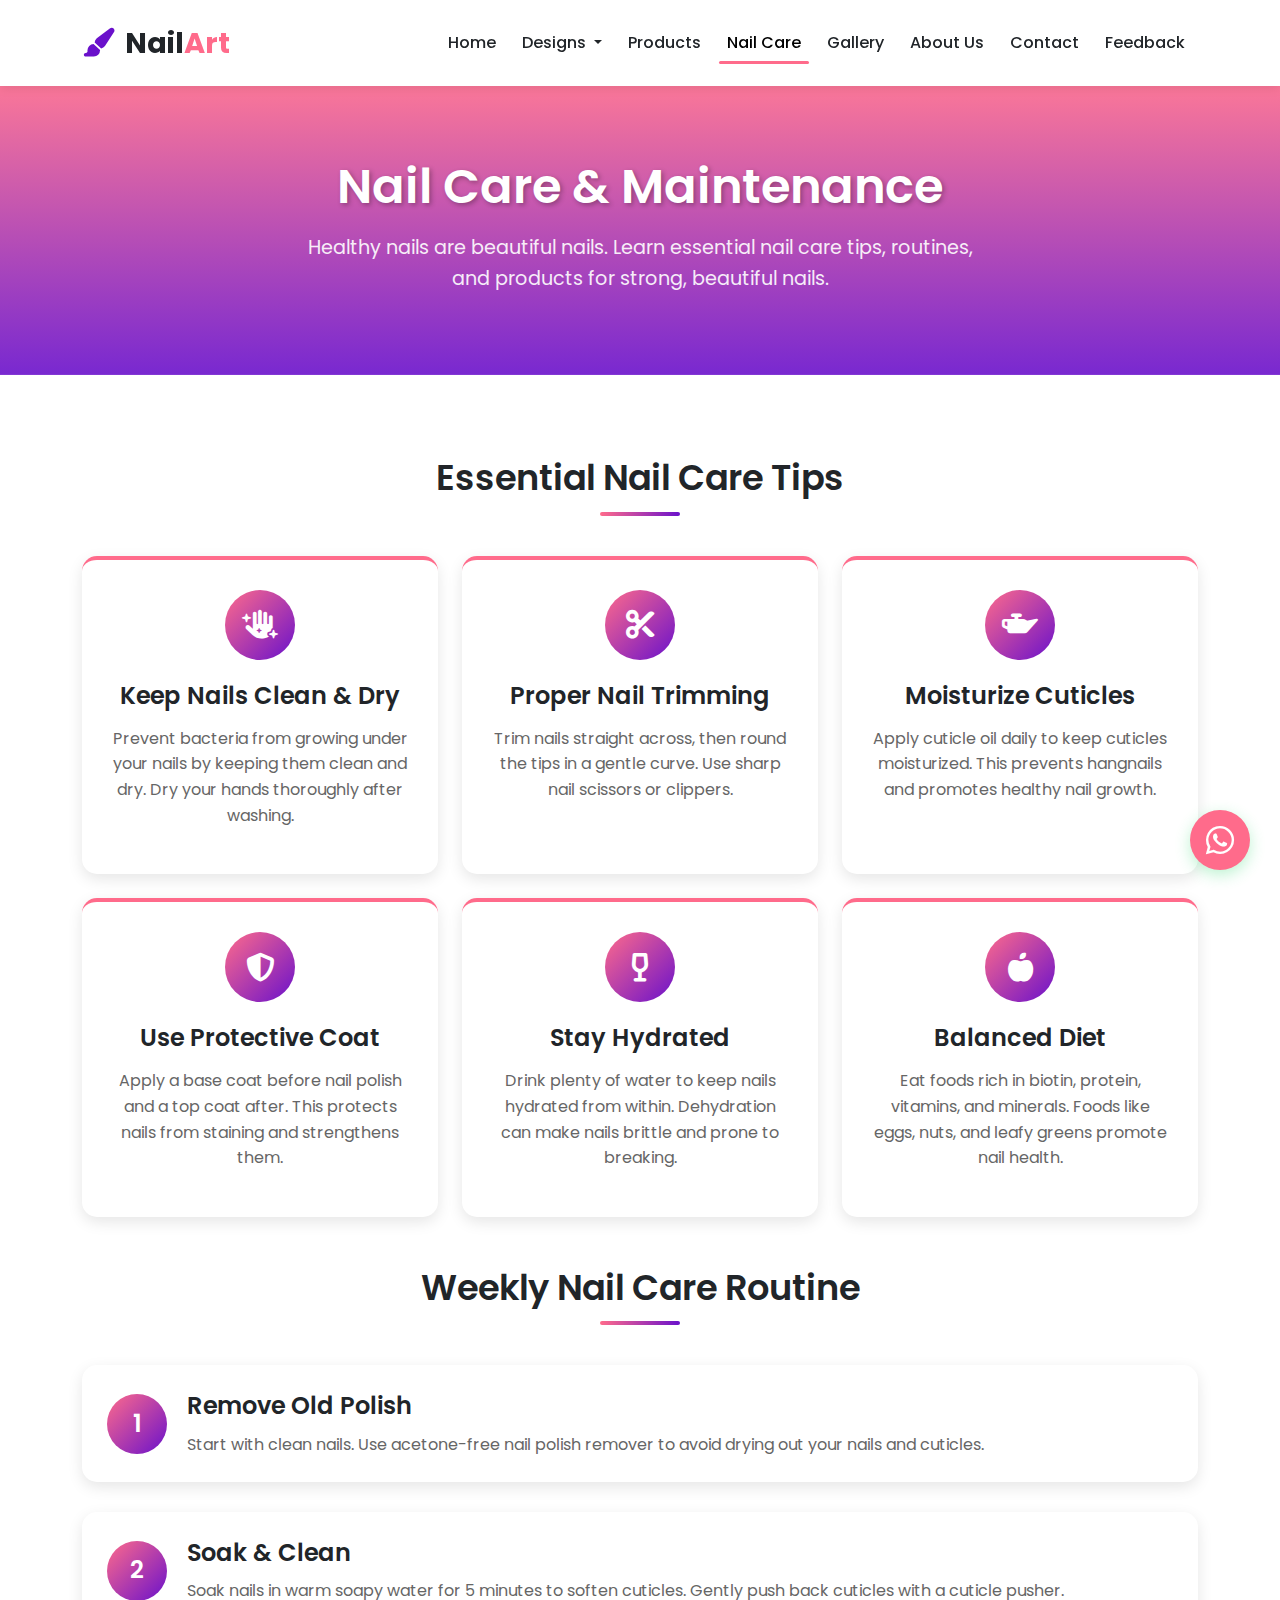
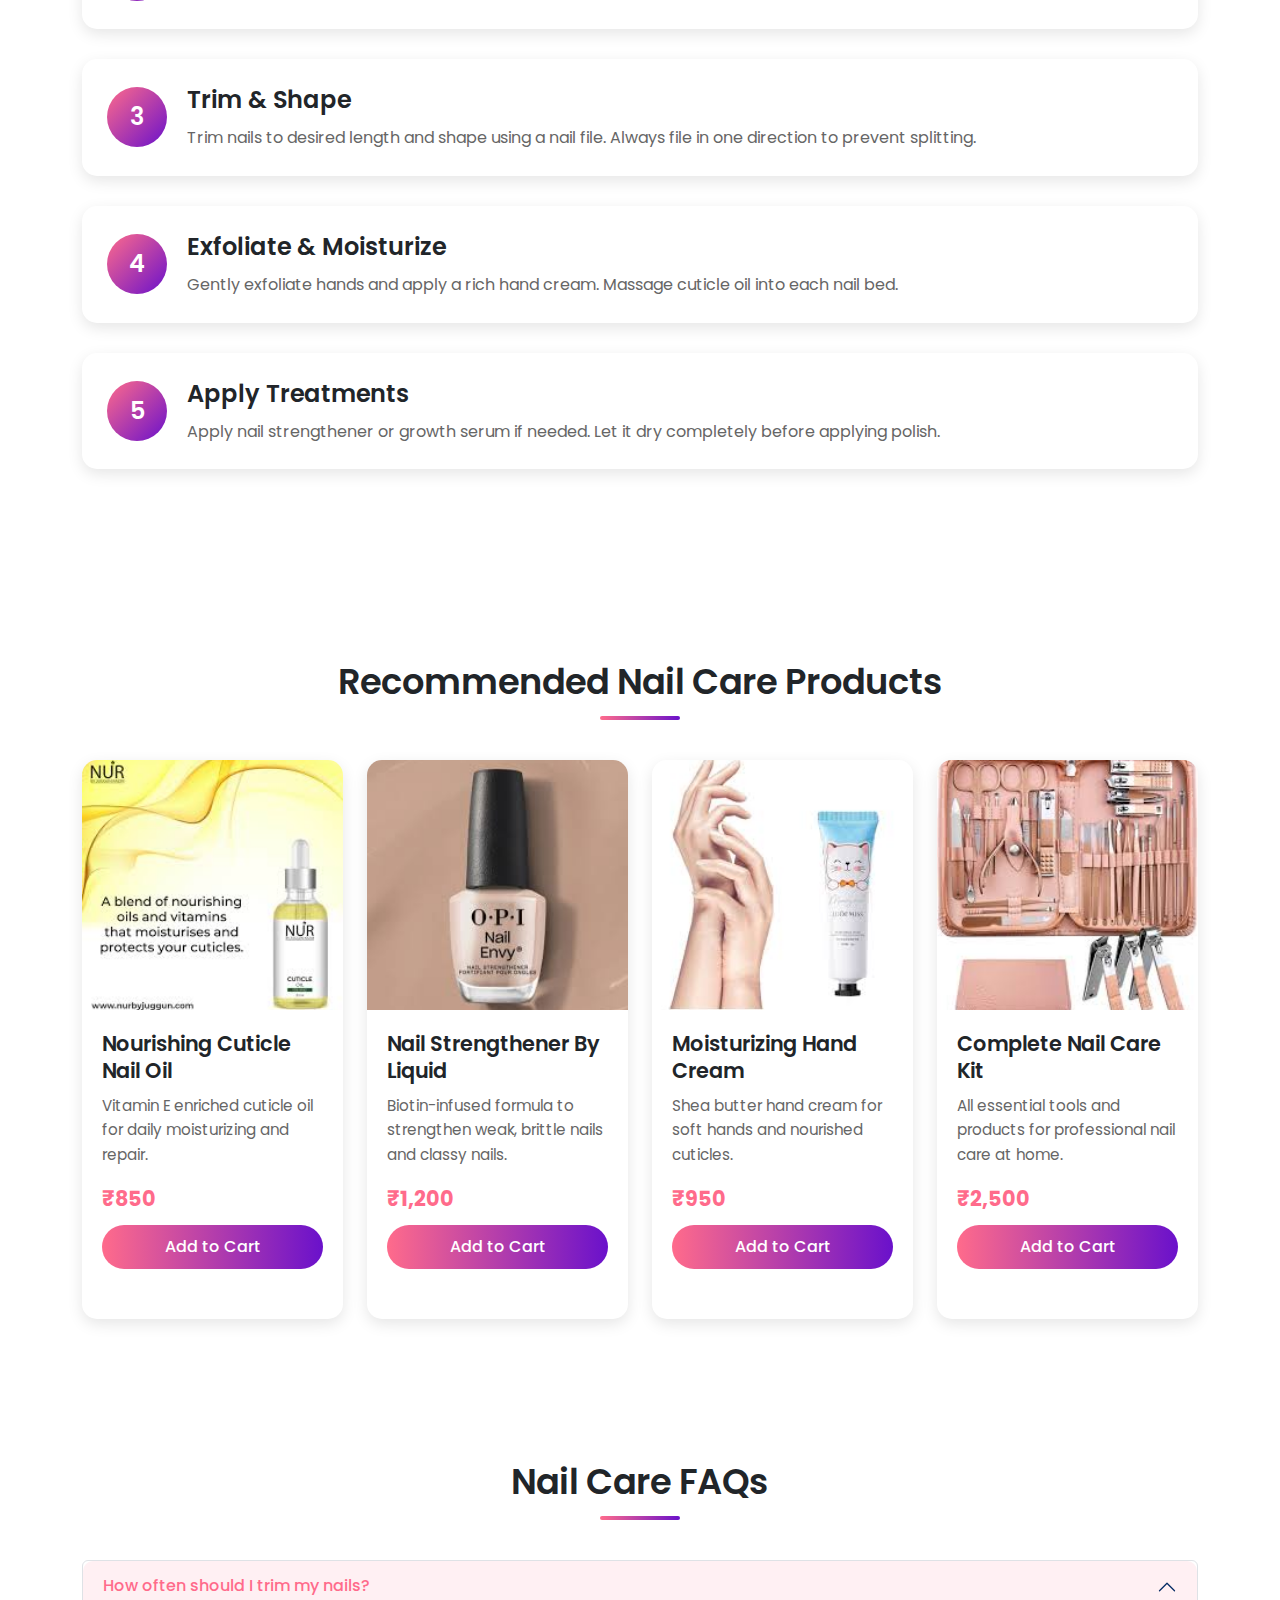
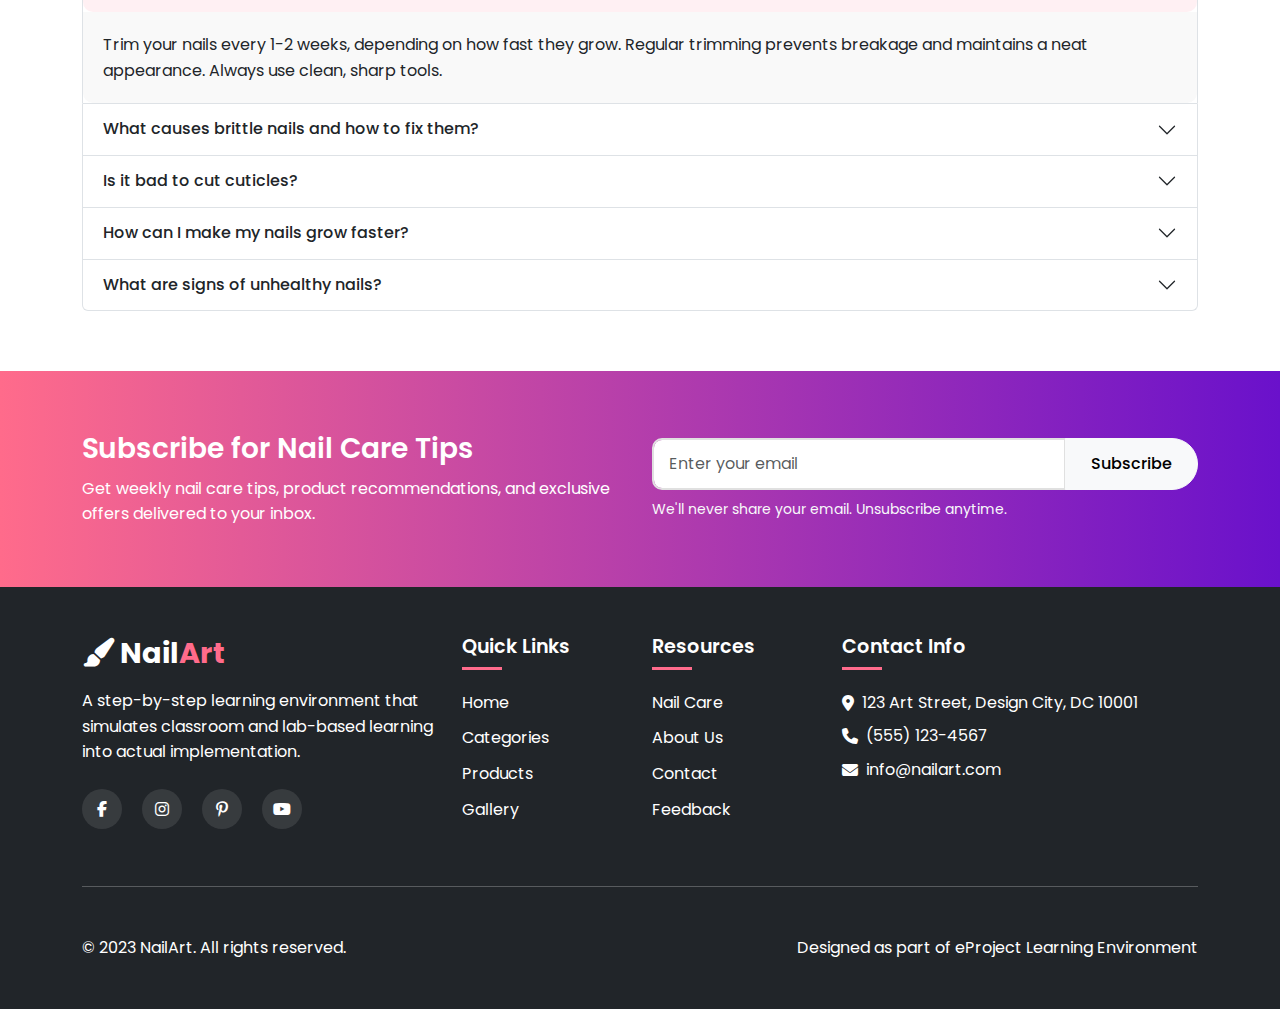
<file: nailcare.html>
<!DOCTYPE html>
<html lang="en">
<head>
    <meta charset="UTF-8">
    <meta name="viewport" content="width=device-width, initial-scale=1.0">
    <title>Nail Care - NailArt</title>
    <!-- Bootstrap 5 CSS -->
    <link href="https://cdn.jsdelivr.net/npm/bootstrap@5.3.0-alpha1/dist/css/bootstrap.min.css" rel="stylesheet">
    <!-- Font Awesome -->
    <link rel="stylesheet" href="https://cdnjs.cloudflare.com/ajax/libs/font-awesome/6.4.0/css/all.min.css">
    <!-- Google Fonts -->
    <link href="https://fonts.googleapis.com/css2?family=Poppins:wght@300;400;500;600;700&family=Dancing+Script:wght@600&display=swap" rel="stylesheet">
    <link rel="stylesheet" href="style.css">

</head>
<body>
    <!-- Navigation -->
    <nav class="navbar navbar-expand-lg navbar-light fixed-top">
        <div class="container">
            <a class="navbar-brand" href="index.html">
                <i class="fas fa-paint-brush"></i> Nail<span>Art</span>
            </a>
            <button class="navbar-toggler" type="button" data-bs-toggle="collapse" data-bs-target="#navbarNav">
                <span class="navbar-toggler-icon"></span>
            </button>
            <div class="collapse navbar-collapse" id="navbarNav">
                <ul class="navbar-nav ms-auto">
                    <li class="nav-item">
                        <a class="nav-link" href="index.html">Home</a>
                    </li>
                      <li class="nav-item dropdown">
                        <a class="nav-link dropdown-toggle " href="#" id="designsDropdown" role="button" data-bs-toggle="dropdown">
                            Designs
                        </a>
                        <ul class="dropdown-menu">
                            <li><a class="dropdown-item" href="kids.html">Kids Designs</a></li>
                            <li><a class="dropdown-item" href="adults.html">Adult Designs</a></li>
                            <li><a class="dropdown-item" href="faces.html">Faces</a></li>
                            <li><a class="dropdown-item" href="geometric.html">Geometric</a></li>
                            <li><a class="dropdown-item" href="flowers.html">Flowers</a></li>
                            <li><a class="dropdown-item" href="festive.html">Festive</a></li>
                        </ul>
                    </li>
                    <li class="nav-item">
                        <a class="nav-link" href="products.html">Products</a>
                    </li>
                    <li class="nav-item">
                        <a class="nav-link active" href="nailcare.html">Nail Care</a>
                    </li>
                    <li class="nav-item">
                        <a class="nav-link" href="gallery.html">Gallery</a>
                    </li>
                    
                    <li class="nav-item">
                        <a class="nav-link" href="about.html">About Us</a>
                    </li>
                    <li class="nav-item">
                        <a class="nav-link" href="contact.html">Contact</a>
                    </li>
                    <li class="nav-item">
                        <a class="nav-link" href="feedback.html">Feedback</a>
                    </li>
                </ul>
            </div>
        </div>
    </nav>

    <!-- Page Header -->
    <section class="page-header">
        <div class="container">
            <h1>Nail Care & Maintenance</h1>
            <p>Healthy nails are beautiful nails. Learn essential nail care tips, routines, and products for strong, beautiful nails.</p>
        </div>
    </section>

    <!-- Nail Care Tips -->
    <section class="nail-care-section">
        <div class="container">
            <h2 class="section-title">Essential Nail Care Tips</h2>
            
            <div class="row g-4 mb-5">
                <div class="col-lg-4 col-md-6">
                    <div class="care-tip-card">
                        <div class="care-tip-icon">
                            <i class="fas fa-hand-sparkles"></i>
                        </div>
                        <h4>Keep Nails Clean & Dry</h4>
                        <p>Prevent bacteria from growing under your nails by keeping them clean and dry. Dry your hands thoroughly after washing.</p>
                    </div>
                </div>
                <div class="col-lg-4 col-md-6">
                    <div class="care-tip-card">
                        <div class="care-tip-icon">
                            <i class="fas fa-cut"></i>
                        </div>
                        <h4>Proper Nail Trimming</h4>
                        <p>Trim nails straight across, then round the tips in a gentle curve. Use sharp nail scissors or clippers.</p>
                    </div>
                </div>
                <div class="col-lg-4 col-md-6">
                    <div class="care-tip-card">
                        <div class="care-tip-icon">
                            <i class="fas fa-oil-can"></i>
                        </div>
                        <h4>Moisturize Cuticles</h4>
                        <p>Apply cuticle oil daily to keep cuticles moisturized. This prevents hangnails and promotes healthy nail growth.</p>
                    </div>
                </div>
                <div class="col-lg-4 col-md-6">
                    <div class="care-tip-card">
                        <div class="care-tip-icon">
                            <i class="fas fa-shield-alt"></i>
                        </div>
                        <h4>Use Protective Coat</h4>
                        <p>Apply a base coat before nail polish and a top coat after. This protects nails from staining and strengthens them.</p>
                    </div>
                </div>
                <div class="col-lg-4 col-md-6">
                    <div class="care-tip-card">
                        <div class="care-tip-icon">
                            <i class="fas fa-wine-glass-alt"></i>
                        </div>
                        <h4>Stay Hydrated</h4>
                        <p>Drink plenty of water to keep nails hydrated from within. Dehydration can make nails brittle and prone to breaking.</p>
                    </div>
                </div>
                <div class="col-lg-4 col-md-6">
                    <div class="care-tip-card">
                        <div class="care-tip-icon">
                            <i class="fas fa-apple-alt"></i>
                        </div>
                        <h4>Balanced Diet</h4>
                        <p>Eat foods rich in biotin, protein, vitamins, and minerals. Foods like eggs, nuts, and leafy greens promote nail health.</p>
                    </div>
                </div>
            </div>

            <!-- Weekly Nail Care Routine -->
            <h2 class="section-title">Weekly Nail Care Routine</h2>
            <div class="routine-steps">
                <div class="routine-step">
                    <div class="step-number">1</div>
                    <div class="step-content">
                        <h4>Remove Old Polish</h4>
                        <p>Start with clean nails. Use acetone-free nail polish remover to avoid drying out your nails and cuticles.</p>
                    </div>
                </div>
                <div class="routine-step">
                    <div class="step-number">2</div>
                    <div class="step-content">
                        <h4>Soak & Clean</h4>
                        <p>Soak nails in warm soapy water for 5 minutes to soften cuticles. Gently push back cuticles with a cuticle pusher.</p>
                    </div>
                </div>
                <div class="routine-step">
                    <div class="step-number">3</div>
                    <div class="step-content">
                        <h4>Trim & Shape</h4>
                        <p>Trim nails to desired length and shape using a nail file. Always file in one direction to prevent splitting.</p>
                    </div>
                </div>
                <div class="routine-step">
                    <div class="step-number">4</div>
                    <div class="step-content">
                        <h4>Exfoliate & Moisturize</h4>
                        <p>Gently exfoliate hands and apply a rich hand cream. Massage cuticle oil into each nail bed.</p>
                    </div>
                </div>
                <div class="routine-step">
                    <div class="step-number">5</div>
                    <div class="step-content">
                        <h4>Apply Treatments</h4>
                        <p>Apply nail strengthener or growth serum if needed. Let it dry completely before applying polish.</p>
                    </div>
                </div>
            </div>
        </div>
    </section>

    <!-- Recommended Products -->
    <section class="products-section">
        <div class="container">
            <h2 class="section-title">Recommended Nail Care Products</h2>
            <div class="row g-4">
                <div class="col-lg-3 col-md-6">
                    <div class="product-card">
                        <img src="oil.jfif" alt="Cuticle Oil" class="product-image">
                        <div class="product-info">
                            <h5 class="product-title">Nourishing Cuticle Nail Oil</h5>
                            <p class="product-description">Vitamin E enriched cuticle oil for daily moisturizing and repair.</p>
                            <div class="product-price">₹850</div>
                            <button class="btn btn-primary w-100">Add to Cart</button>
                        </div>
                    </div>
                </div>
                <div class="col-lg-3 col-md-6">
                    <div class="product-card">
                        <img src="strenghtener.jfif" alt="Nail Strengthener" class="product-image">
                        <div class="product-info">
                            <h5 class="product-title">Nail Strengthener By Liquid</h5>
                            <p class="product-description">Biotin-infused formula to strengthen weak, brittle nails and classy nails.</p>
                            <div class="product-price">₹1,200</div>
                            <button class="btn btn-primary w-100">Add to Cart</button>
                        </div>
                    </div>
                </div>
                <div class="col-lg-3 col-md-6">
                    <div class="product-card">
                        <img src="handcream.jfif" alt="Hand Cream" class="product-image">
                        <div class="product-info">
                            <h5 class="product-title">Moisturizing Hand Cream</h5>
                            <p class="product-description">Shea butter hand cream for soft hands and nourished cuticles.</p>
                            <div class="product-price">₹950</div>
                            <button class="btn btn-primary w-100">Add to Cart</button>
                        </div>
                    </div>
                </div>
                <div class="col-lg-3 col-md-6">
                    <div class="product-card">
                        <img src="comp nail kit.jfif" alt="Nail Care Kit" class="product-image">
                        <div class="product-info">
                            <h5 class="product-title">Complete Nail Care Kit</h5>
                            <p class="product-description">All essential tools and products for professional nail care at home.</p>
                            <div class="product-price">₹2,500</div>
                            <button class="btn btn-primary w-100">Add to Cart</button>
                        </div>
                    </div>
                </div>
            </div>
        </div>
    </section>

    <!-- FAQ Section -->
    <section class="faq-section">
        <div class="container">
            <h2 class="section-title">Nail Care FAQs</h2>
            <div class="accordion" id="nailCareFAQ">
                <div class="accordion-item">
                    <h2 class="accordion-header">
                        <button class="accordion-button" type="button" data-bs-toggle="collapse" data-bs-target="#faq1">
                            How often should I trim my nails?
                        </button>
                    </h2>
                    <div id="faq1" class="accordion-collapse collapse show" data-bs-parent="#nailCareFAQ">
                        <div class="accordion-body">
                            Trim your nails every 1-2 weeks, depending on how fast they grow. Regular trimming prevents breakage and maintains a neat appearance. Always use clean, sharp tools.
                        </div>
                    </div>
                </div>
                <div class="accordion-item">
                    <h2 class="accordion-header">
                        <button class="accordion-button collapsed" type="button" data-bs-toggle="collapse" data-bs-target="#faq2">
                            What causes brittle nails and how to fix them?
                        </button>
                    </h2>
                    <div id="faq2" class="accordion-collapse collapse" data-bs-parent="#nailCareFAQ">
                        <div class="accordion-body">
                            Brittle nails can be caused by dehydration, nutrient deficiencies, or excessive use of nail polish remover. Solution: Drink plenty of water, use moisturizing products, apply nail strengtheners, and ensure a diet rich in biotin, iron, and zinc.
                        </div>
                    </div>
                </div>
                <div class="accordion-item">
                    <h2 class="accordion-header">
                        <button class="accordion-button collapsed" type="button" data-bs-toggle="collapse" data-bs-target="#faq3">
                            Is it bad to cut cuticles?
                        </button>
                    </h2>
                    <div id="faq3" class="accordion-collapse collapse" data-bs-parent="#nailCareFAQ">
                        <div class="accordion-body">
                            Yes, cutting cuticles is not recommended. Cuticles act as a protective barrier against bacteria. Instead, gently push them back after soaking in warm water and apply cuticle oil regularly to keep them soft and manageable.
                        </div>
                    </div>
                </div>
                <div class="accordion-item">
                    <h2 class="accordion-header">
                        <button class="accordion-button collapsed" type="button" data-bs-toggle="collapse" data-bs-target="#faq4">
                            How can I make my nails grow faster?
                        </button>
                    </h2>
                    <div id="faq4" class="accordion-collapse collapse" data-bs-parent="#nailCareFAQ">
                        <div class="accordion-body">
                            To promote nail growth: 1) Maintain a balanced diet rich in protein and biotin, 2) Keep nails moisturized, 3) Avoid using nails as tools, 4) Apply growth serums, 5) Protect nails with gloves during household chores, 6) Give nails breaks between polish applications.
                        </div>
                    </div>
                </div>
                <div class="accordion-item">
                    <h2 class="accordion-header">
                        <button class="accordion-button collapsed" type="button" data-bs-toggle="collapse" data-bs-target="#faq5">
                            What are signs of unhealthy nails?
                        </button>
                    </h2>
                    <div id="faq5" class="accordion-collapse collapse" data-bs-parent="#nailCareFAQ">
                        <div class="accordion-body">
                            Signs of unhealthy nails include: discoloration (yellow, green, or black), ridges, peeling, splitting, thickening, swelling/pain around nails, and changes in nail shape. If you notice persistent issues, consult a dermatologist.
                        </div>
                    </div>
                </div>
            </div>
        </div>
    </section>

    <!-- Newsletter Section -->
    <section class="newsletter-section">
        <div class="container">
            <div class="row align-items-center">
                <div class="col-lg-6 mb-4 mb-lg-0">
                    <h3>Subscribe for Nail Care Tips</h3>
                    <p class="mb-0">Get weekly nail care tips, product recommendations, and exclusive offers delivered to your inbox.</p>
                </div>
                <div class="col-lg-6">
                    <form id="nailcare-newsletter-form">
                        <div class="input-group">
                            <input type="email" class="form-control" placeholder="Enter your email" required>
                            <button class="btn btn-light" type="submit">Subscribe</button>
                        </div>
                        <div class="form-text text-light mt-2">We'll never share your email. Unsubscribe anytime.</div>
                    </form>
                </div>
            </div>
        </div>
    </section>

    <!-- Footer -->
    <footer class="py-5">
        <div class="container">
            <div class="row">
                <div class="col-lg-4 mb-4 mb-lg-0">
                    <h5 class="footer-brand"><i class="fas fa-paint-brush"></i> Nail<span>Art</span></h5>
                    <p class="mt-3">A step-by-step learning environment that simulates classroom and lab-based learning into actual implementation.</p>
                    <div class="social-links mt-4">
                        <a href="#" class="me-3"><i class="fab fa-facebook-f"></i></a>
                        <a href="#" class="me-3"><i class="fab fa-instagram"></i></a>
                        <a href="#" class="me-3"><i class="fab fa-pinterest-p"></i></a>
                        <a href="#" class="me-3"><i class="fab fa-youtube"></i></a>
                    </div>
                </div>
                <div class="col-lg-2 col-md-6 mb-4 mb-lg-0">
                    <h5 class="footer-title">Quick Links</h5>
                    <ul class="list-unstyled">
                        <li><a href="index.html">Home</a></li>
                        <li><a href="categories.html">Categories</a></li>
                        <li><a href="products.html">Products</a></li>
                        <li><a href="gallery.html">Gallery</a></li>
                    </ul>
                </div>
                <div class="col-lg-2 col-md-6 mb-4 mb-lg-0">
                    <h5 class="footer-title">Resources</h5>
                    <ul class="list-unstyled">
                        <li><a href="nailcare.html">Nail Care</a></li>
                        <li><a href="about.html">About Us</a></li>
                        <li><a href="contact.html">Contact</a></li>
                        <li><a href="feedback.html">Feedback</a></li>
                    </ul>
                </div>
                <div class="col-lg-4">
                    <h5 class="footer-title">Contact Info</h5>
                    <ul class="list-unstyled contact-info">
                        <li class="mb-2">
                            <i class="fas fa-map-marker-alt me-2"></i> 123 Art Street, Design City, DC 10001
                        </li>
                        <li class="mb-2">
                            <i class="fas fa-phone me-2"></i> (555) 123-4567
                        </li>
                        <li class="mb-2">
                            <i class="fas fa-envelope me-2"></i> info@nailart.com
                        </li>
                    </ul>
                </div>
            </div>
            <hr class="my-5">
            <div class="row">
                <div class="col-md-6 text-center text-md-start">
                    <p class="mb-0">&copy; 2023 NailArt. All rights reserved.</p>
                </div>
                <div class="col-md-6 text-center text-md-end">
                    <p class="mb-0">Designed as part of eProject Learning Environment</p>
                </div>
            </div>
        </div>
    </footer>


<div class="whatsapp-float">
    <a href="https://wa.me/923196690458" target="_blank" class="whatsapp-btn">
        <i class="fab fa-whatsapp"></i>
    </a>
</div>




    <!-- Bootstrap JS -->
    <script src="https://cdn.jsdelivr.net/npm/bootstrap@5.3.0-alpha1/dist/js/bootstrap.bundle.min.js"></script>
    
</body>
</html>
</file>
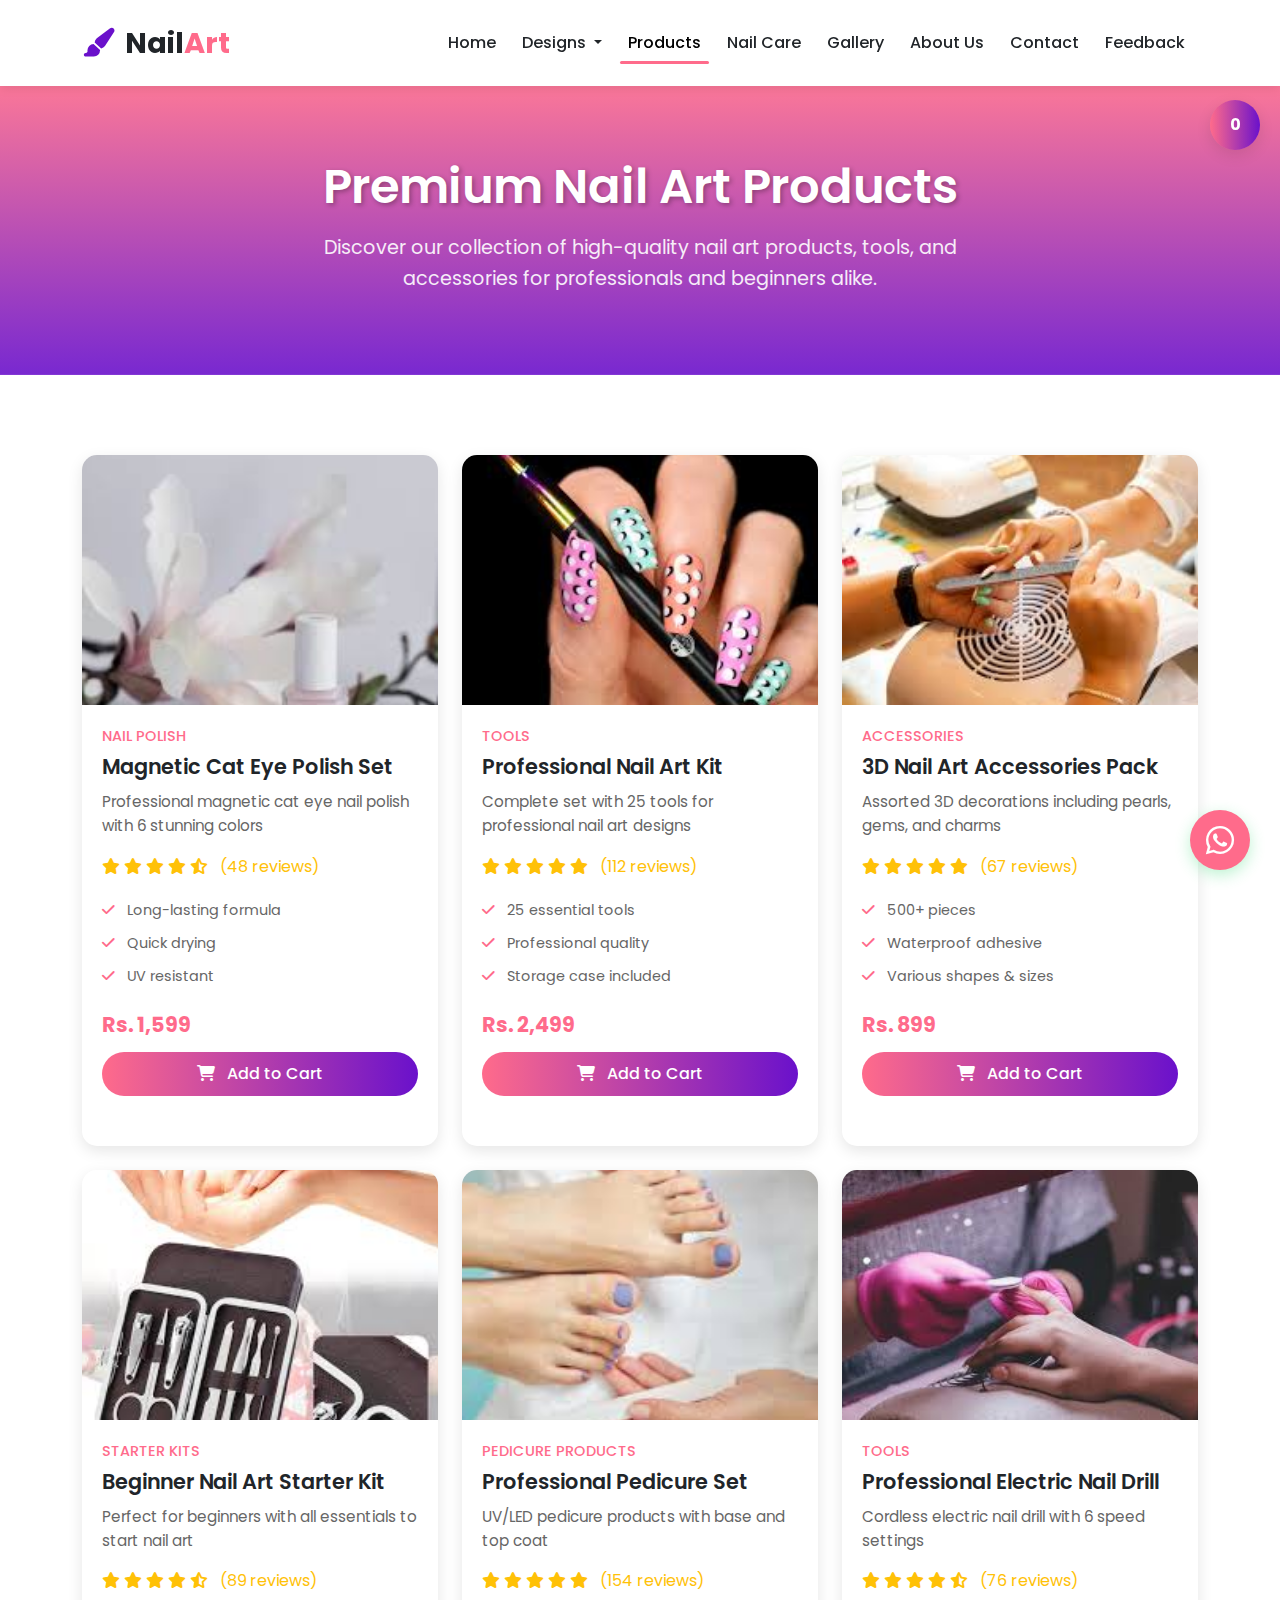
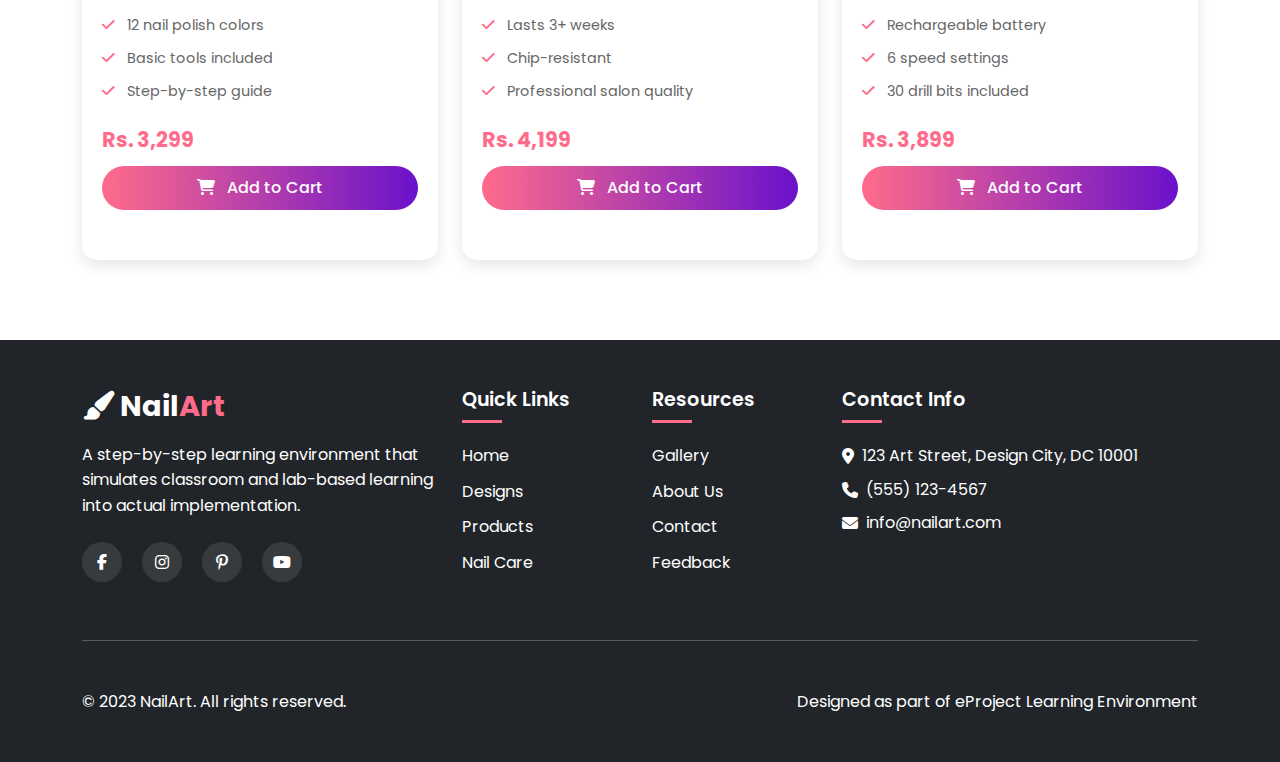
<file: products.html>
<!DOCTYPE html>
<html lang="en">
<head>
    <meta charset="UTF-8">
    <meta name="viewport" content="width=device-width, initial-scale=1.0">
    <title>Our Products - NailArt</title>
    <!-- Bootstrap 5 CSS -->
    <link href="https://cdn.jsdelivr.net/npm/bootstrap@5.3.0-alpha1/dist/css/bootstrap.min.css" rel="stylesheet">
    <!-- Font Awesome -->
    <link rel="stylesheet" href="https://cdnjs.cloudflare.com/ajax/libs/font-awesome/6.4.0/css/all.min.css">
    <!-- Google Fonts -->
    <link href="https://fonts.googleapis.com/css2?family=Poppins:wght@300;400;500;600;700&family=Dancing+Script:wght@600&display=swap" rel="stylesheet">
      <link rel="stylesheet" href="style.css">  
       
</head>
<body>
    <!-- Navigation -->
    <nav class="navbar navbar-expand-lg navbar-light fixed-top">
        <div class="container">
            <a class="navbar-brand" href="index.html">
                <i class="fas fa-paint-brush"></i> Nail<span>Art</span>
            </a>
            <button class="navbar-toggler" type="button" data-bs-toggle="collapse" data-bs-target="#navbarNav">
                <span class="navbar-toggler-icon"></span>
            </button>
            <div class="collapse navbar-collapse" id="navbarNav">
                <ul class="navbar-nav ms-auto">
                    <li class="nav-item">
                        <a class="nav-link" href="index.html">Home</a>
                    </li>
                      <li class="nav-item dropdown">
                        <a class="nav-link dropdown-toggle " href="#" id="designsDropdown" role="button" data-bs-toggle="dropdown">
                            Designs
                        </a>
                        <ul class="dropdown-menu">
                            <li><a class="dropdown-item" href="kids.html">Kids Designs</a></li>
                            <li><a class="dropdown-item" href="adults.html">Adult Designs</a></li>
                            <li><a class="dropdown-item" href="faces.html">Faces</a></li>
                            <li><a class="dropdown-item" href="geometric.html">Geometric</a></li>
                            <li><a class="dropdown-item" href="flowers.html">Flowers</a></li>
                            <li><a class="dropdown-item" href="festive.html">Festive</a></li>
                        </ul>
                    </li>
                    <li class="nav-item">
                        <a class="nav-link active" href="products.html">Products</a>
                    </li>
                    <li class="nav-item">
                        <a class="nav-link" href="nailcare.html">Nail Care</a>
                    </li>
                    <li class="nav-item">
                        <a class="nav-link" href="gallery.html">Gallery</a>
                    </li>
                    <li class="nav-item">
                        <a class="nav-link" href="about.html">About Us</a>
                    </li>
                    <li class="nav-item">
                        <a class="nav-link" href="contact.html">Contact</a>
                    </li>
                    <li class="nav-item">
                        <a class="nav-link" href="feedback.html">Feedback</a>
                    </li>
                </ul>
            </div>
        </div>
    </nav>

    <!-- Cart Counter -->
    <div class="cart-counter" id="cartCounter" data-bs-toggle="modal" data-bs-target="#cartModal">
        <span id="cartCount">0</span>
    </div>

    <!-- Page Header -->
    <section class="page-header">
        <div class="container">
            <h1>Premium Nail Art Products</h1>
            <p>Discover our collection of high-quality nail art products, tools, and accessories for professionals and beginners alike.</p>
        </div>
    </section>

    <!-- Products Section -->
    <section class="products-section">
        <div class="container">

            <div class="row  gy-4 gx-4" id="productsContainer">
                <!-- Product 1 -->
                <div class="col-lg-4 col-md-6 col-sm-12 product-item" data-category="polish">
                    <div class="product-card">
                        <img src="poolish.jfif" alt="Magnetic Cat Eye Polish" class="product-image">
                        <div class="product-info">
                            <div class="product-category">Nail Polish</div>
                            <h3 class="product-title">Magnetic Cat Eye Polish Set</h3>
                            <p class="product-description">Professional magnetic cat eye nail polish with 6 stunning colors</p>
                            <div class="product-rating">
                                <i class="fas fa-star"></i>
                                <i class="fas fa-star"></i>
                                <i class="fas fa-star"></i>
                                <i class="fas fa-star"></i>
                                <i class="fas fa-star-half-alt"></i>
                                <span class="ms-2">(48 reviews)</span>
                            </div>
                            <ul class="product-features">
                                <li><i class="fas fa-check"></i> Long-lasting formula</li>
                                <li><i class="fas fa-check"></i> Quick drying</li>
                                <li><i class="fas fa-check"></i> UV resistant</li>
                            </ul>
                            <div class="product-price">Rs. 1,599</div>
                            <button class="btn btn-primary w-100 add-to-cart" data-id="1" data-name="Magnetic Cat Eye Polish Set" data-price="1599">
                                <i class="fas fa-shopping-cart me-2"></i> Add to Cart
                            </button>
                        </div>
                    </div>
                </div>

                <!-- Product 2 -->
                <div class="col-lg-4 col-md-6 col-sm-12 product-item" data-category="tools">
                    <div class="product-card">
                        <img src="dotting tool.jfif" alt="Professional Nail Art Kit" class="product-image">
                        <div class="product-info">
                            <div class="product-category">Tools</div>
                            <h3 class="product-title">Professional Nail Art Kit</h3>
                            <p class="product-description">Complete set with 25 tools for professional nail art designs</p>
                            <div class="product-rating">
                                <i class="fas fa-star"></i>
                                <i class="fas fa-star"></i>
                                <i class="fas fa-star"></i>
                                <i class="fas fa-star"></i>
                                <i class="fas fa-star"></i>
                                <span class="ms-2">(112 reviews)</span>
                            </div>
                            <ul class="product-features">
                                <li><i class="fas fa-check"></i> 25 essential tools</li>
                                <li><i class="fas fa-check"></i> Professional quality</li>
                                <li><i class="fas fa-check"></i> Storage case included</li>
                            </ul>
                            <div class="product-price">Rs. 2,499</div>
                            <button class="btn btn-primary w-100 add-to-cart" data-id="2" data-name="Professional Nail Art Kit" data-price="2499">
                                <i class="fas fa-shopping-cart me-2"></i> Add to Cart
                            </button>
                        </div>
                    </div>
                </div>

                <!-- Product 3 -->
                <div class="col-lg-4 col-md-6 col-sm-12 product-item" data-category="accessories">
                    <div class="product-card">
                        <img src="spa nail.jfif" alt="3D Nail Art Accessories" class="product-image">
                        <div class="product-info">
                            <div class="product-category">Accessories</div>
                            <h3 class="product-title">3D Nail Art Accessories Pack</h3>
                            <p class="product-description">Assorted 3D decorations including pearls, gems, and charms</p>
                            <div class="product-rating">
                                <i class="fas fa-star"></i>
                                <i class="fas fa-star"></i>
                                <i class="fas fa-star"></i>
                                <i class="fas fa-star"></i>
                                <i class="fas fa-star"></i>
                                <span class="ms-2">(67 reviews)</span>
                            </div>
                            <ul class="product-features">
                                <li><i class="fas fa-check"></i> 500+ pieces</li>
                                <li><i class="fas fa-check"></i> Waterproof adhesive</li>
                                <li><i class="fas fa-check"></i> Various shapes & sizes</li>
                            </ul>
                            <div class="product-price">Rs. 899</div>
                            <button class="btn btn-primary w-100 add-to-cart" data-id="3" data-name="3D Nail Art Accessories Pack" data-price="899">
                                <i class="fas fa-shopping-cart me-2"></i> Add to Cart
                            </button>
                        </div>
                    </div>
                </div>

                <!-- Product 4 -->
                <div class="col-lg-4 col-md-6 col-sm-12 product-item" data-category="kits">
                    <div class="product-card">
                        <img src="kits.jfif" alt="Beginner Starter Kit" class="product-image">
                        <div class="product-info">
                            <div class="product-category">Starter Kits</div>
                            <h3 class="product-title">Beginner Nail Art Starter Kit</h3>
                            <p class="product-description">Perfect for beginners with all essentials to start nail art</p>
                            <div class="product-rating">
                                <i class="fas fa-star"></i>
                                <i class="fas fa-star"></i>
                                <i class="fas fa-star"></i>
                                <i class="fas fa-star"></i>
                                <i class="fas fa-star-half-alt"></i>
                                <span class="ms-2">(89 reviews)</span>
                            </div>
                            <ul class="product-features">
                                <li><i class="fas fa-check"></i> 12 nail polish colors</li>
                                <li><i class="fas fa-check"></i> Basic tools included</li>
                                <li><i class="fas fa-check"></i> Step-by-step guide</li>
                            </ul>
                            <div class="product-price">Rs. 3,299</div>
                            <button class="btn btn-primary w-100 add-to-cart" data-id="4" data-name="Beginner Nail Art Starter Kit" data-price="3299">
                                <i class="fas fa-shopping-cart me-2"></i> Add to Cart
                            </button>
                        </div>
                    </div>
                </div>

                <!-- Product 5 -->
                <div class="col-lg-4 col-md-6 col-sm-12 product-item" data-category="gel">
                    <div class="product-card">
                        <img src="pedicure.jfif" alt="Gel Polish Set" class="product-image">
                        <div class="product-info">
                            <div class="product-category">Pedicure Products</div>
                            <h3 class="product-title">Professional Pedicure Set</h3>
                            <p class="product-description">UV/LED  pedicure products with base and top coat</p>
                            <div class="product-rating">
                                <i class="fas fa-star"></i>
                                <i class="fas fa-star"></i>
                                <i class="fas fa-star"></i>
                                <i class="fas fa-star"></i>
                                <i class="fas fa-star"></i>
                                <span class="ms-2">(154 reviews)</span>
                            </div>
                            <ul class="product-features">
                                <li><i class="fas fa-check"></i> Lasts 3+ weeks</li>
                                <li><i class="fas fa-check"></i> Chip-resistant</li>
                                <li><i class="fas fa-check"></i> Professional salon quality</li>
                            </ul>
                            <div class="product-price">Rs. 4,199</div>
                            <button class="btn btn-primary w-100 add-to-cart" data-id="5" data-name="Professional Gel Polish Set" data-price="4199">
                                <i class="fas fa-shopping-cart me-2"></i> Add to Cart
                            </button>
                        </div>
                    </div>
                </div>

                <!-- Product 6 -->
                <div class="col-lg-4 col-md-6 col-sm-12 product-item" data-category="tools">
                    <div class="product-card">
                        <img src="manicure.jfif" alt="Electric Nail Drill" class="product-image">
                        <div class="product-info">
                            <div class="product-category">Tools</div>
                            <h3 class="product-title">Professional Electric Nail Drill</h3>
                            <p class="product-description">Cordless electric nail drill with 6 speed settings</p>
                            <div class="product-rating">
                                <i class="fas fa-star"></i>
                                <i class="fas fa-star"></i>
                                <i class="fas fa-star"></i>
                                <i class="fas fa-star"></i>
                                <i class="fas fa-star-half-alt"></i>
                                <span class="ms-2">(76 reviews)</span>
                            </div>
                            <ul class="product-features">
                                <li><i class="fas fa-check"></i> Rechargeable battery</li>
                                <li><i class="fas fa-check"></i> 6 speed settings</li>
                                <li><i class="fas fa-check"></i> 30 drill bits included</li>
                            </ul>
                            <div class="product-price">Rs. 3,899</div>
                            <button class="btn btn-primary w-100 add-to-cart" data-id="6" data-name="Professional Electric Nail Drill" data-price="3899">
                                <i class="fas fa-shopping-cart me-2"></i> Add to Cart
                            </button>
                        </div>
                    </div>
                </div>
            </div>
        </div>
    </section>

    <!-- Footer -->
    <footer class="py-5">
        <div class="container">
            <div class="row">
                <div class="col-lg-4 mb-4 mb-lg-0">
                    <h5 class="footer-brand"><i class="fas fa-paint-brush"></i> Nail<span>Art</span></h5>
                    <p class="mt-3">A step-by-step learning environment that simulates classroom and lab-based learning into actual implementation.</p>
                    <div class="social-links mt-4">
                        <a href="#" class="me-3"><i class="fab fa-facebook-f"></i></a>
                        <a href="#" class="me-3"><i class="fab fa-instagram"></i></a>
                        <a href="#" class="me-3"><i class="fab fa-pinterest-p"></i></a>
                        <a href="#" class="me-3"><i class="fab fa-youtube"></i></a>
                    </div>
                </div>
                <div class="col-lg-2 col-md-6 mb-4 mb-lg-0">
                    <h5 class="footer-title">Quick Links</h5>
                    <ul class="list-unstyled">
                        <li><a href="index.html">Home</a></li>
                        <li><a href="designs.html">Designs</a></li>
                        <li><a href="products.html">Products</a></li>
                        <li><a href="nailcare.html">Nail Care</a></li>
                    </ul>
                </div>
                <div class="col-lg-2 col-md-6 mb-4 mb-lg-0">
                    <h5 class="footer-title">Resources</h5>
                    <ul class="list-unstyled">
                        <li><a href="gallery.html">Gallery</a></li>
                        <li><a href="about.html">About Us</a></li>
                        <li><a href="contact.html">Contact</a></li>
                        <li><a href="feedback.html">Feedback</a></li>
                    </ul>
                </div>
                <div class="col-lg-4">
                    <h5 class="footer-title">Contact Info</h5>
                    <ul class="list-unstyled contact-info">
                        <li class="mb-2">
                            <i class="fas fa-map-marker-alt me-2"></i> 123 Art Street, Design City, DC 10001
                        </li>
                        <li class="mb-2">
                            <i class="fas fa-phone me-2"></i> (555) 123-4567
                        </li>
                        <li class="mb-2">
                            <i class="fas fa-envelope me-2"></i> info@nailart.com
                        </li>
                    </ul>
                </div>
            </div>
            <hr class="my-5">
            <div class="row">
                <div class="col-md-6 text-center text-md-start">
                    <p class="mb-0">&copy; 2023 NailArt. All rights reserved.</p>
                </div>
                <div class="col-md-6 text-center text-md-end">
                    <p class="mb-0">Designed as part of eProject Learning Environment</p>
                </div>
            </div>
        </div>
    </footer>

    <!-- Cart Modal -->
    <div class="modal fade" id="cartModal" tabindex="-1">
        <div class="modal-dialog modal-lg">
            <div class="modal-content">
                <div class="modal-header">
                    <h5 class="modal-title"><i class="fas fa-shopping-cart me-2"></i> Your Shopping Cart</h5>
                    <button type="button" class="btn-close" data-bs-dismiss="modal"></button>
                </div>
                <div class="modal-body">
                    <div class="table-responsive">
                        <table class="table">
                            <thead>
                                <tr>
                                    <th>Product</th>
                                    <th>Price</th>
                                    <th>Quantity</th>
                                    <th>Total</th>
                                    <th>Action</th>
                                </tr>
                            </thead>
                            <tbody id="cartItems">
                                <!-- Cart items will be added here dynamically -->
                            </tbody>
                        </table>
                    </div>
                    <div class="text-end mt-3">
                        <h5>Total: <span id="cartTotal">Rs. 0</span></h5>
                    </div>
                </div>
                <div class="modal-footer">
                    <button type="button" class="btn btn-secondary" data-bs-dismiss="modal">Continue Shopping</button>
                    <button type="button" class="btn btn-primary" id="checkoutBtn">Proceed to Checkout</button>
                </div>
            </div>
        </div>
    </div>


<div class="whatsapp-float">
    <a href="https://wa.me/923196690458" target="_blank" class="whatsapp-btn">
        <i class="fab fa-whatsapp"></i>
    </a>
</div>


    <!-- Bootstrap JS -->
    <script src="https://cdn.jsdelivr.net/npm/bootstrap@5.3.0-alpha1/dist/js/bootstrap.bundle.min.js"></script>
    
</body>
</html>
</file>
<file: style.css>
/* style.css */
        :root {
            --primary-color: #ff6b8b;
            --secondary-color: #6a11cb;
            --accent-color: #ffd166;
            --light-color: #f8f9fa;
            --dark-color: #212529;
            --text-color: #333;
            --shadow: 0 5px 15px rgba(0, 0, 0, 0.1);
            --transition: all 0.3s ease;
        }

        * {
            margin: 0;
            padding: 0;
            box-sizing: border-box;
        }

        body {
            font-family: 'Poppins', sans-serif;
            color: var(--text-color);
            line-height: 1.6;
            padding-top: 76px; /* For fixed navbar */
        }

        h1, h2, h3, h4, h5, h6 {
            font-weight: 600;
            line-height: 1.3;
        }

        a {
            text-decoration: none;
            color: inherit;
            transition: var(--transition);
        }

        .btn {
            border-radius: 30px;
            padding: 10px 25px;
            font-weight: 500;
            transition: var(--transition);
        }

        .btn-primary {
            background: linear-gradient(to right, var(--primary-color), var(--secondary-color));
            border: none;
        }

        .btn-primary:hover {
            background: linear-gradient(to right, #ff5577, #5a0dc2);
            transform: translateY(-3px);
            box-shadow: var(--shadow);
        }

        .btn-outline-primary {
            color: var(--primary-color);
            border-color: var(--primary-color);
        }

        .btn-outline-primary:hover {
            background-color: var(--primary-color);
            border-color: var(--primary-color);
            transform: translateY(-3px);
        }
 .products-section {
    padding: 80px 0;
}
        .section-title {
            position: relative;
            padding-bottom: 15px;
            margin-bottom: 30px;
            font-size: 2.2rem;
            color: var(--dark-color);
            text-align: center;
        }

        .section-title:after {
            content: '';
            position: absolute;
            bottom: 0;
            left: 0;
            width: 80px;
            height: 4px;
            background: linear-gradient(to right, var(--primary-color), var(--secondary-color));
            border-radius: 2px;
        }

        .section-subtitle {
            color: #666;
            font-size: 1.1rem;
            margin-bottom: 40px;
        }

        /* Navbar */
        .navbar {
            background-color: white;
            box-shadow: 0 2px 10px rgba(0, 0, 0, 0.1);
            padding: 15px 0;
            transition: var(--transition);
        }

        .navbar-brand {
            font-size: 1.8rem;
            font-weight: 700;
            color: var(--dark-color);
        }

        .navbar-brand span {
            color: var(--primary-color);
        }

        .navbar-brand i {
            color: var(--secondary-color);
            margin-right: 5px;
        }

        .nav-link {
            font-weight: 500;
            margin: 0 5px;
            color: var(--dark-color);
            position: relative;
        }

        .nav-link:hover, .nav-link.active {
            color: var(--primary-color);
        }

        .nav-link.active:after {
            content: '';
            position: absolute;
            bottom: 0;
            left: 0;
            width: 100%;
            height: 3px;
            background-color: var(--primary-color);
            border-radius: 2px;
        }

        /* Hero Section */
        .hero {
            background: linear-gradient(rgba(0, 0, 0, 0.7), rgba(0, 0, 0, 0.7)), 
                        url(about1.jfif);
            background-size: cover;
            background-position: center;
            min-height: 80vh;
            color: white;
            padding: 100px 0;
        }

        .hero h1 {
            font-size: 3.5rem;
            margin-bottom: 20px;
            text-shadow: 2px 2px 5px rgba(0, 0, 0, 0.5);
        }

        .hero p {
            font-size: 1.2rem;
            margin-bottom: 30px;
            max-width: 600px;
        }

        /* Image Frame */
        .image-frame {
            position: relative;
            padding: 15px;
            background: white;
            border-radius: 10px;
            box-shadow: var(--shadow);
            overflow: hidden;
        }

        .image-frame:before {
            content: '';
            position: absolute;
            top: 0;
            left: 0;
            right: 0;
            bottom: 0;
            /* border: 2px solid var(--primary-color); */
            border-radius: 10px;
            transform: translate(10px, 10px);
            z-index: 0;
        }
        .image-frame img{
            position: relative;
            z-index: 2;
            width: 100%;
            height: auto;
            display: block;
        }

        /* Product Cards */
        .product-card {
            background: white;
            border-radius: 15px;
            overflow: hidden;
            box-shadow: var(--shadow);
            transition: var(--transition);
            height: 100%;
            border: none;
            margin-bottom: 30px;
        }

        .product-card:hover {
             transform: translateY(-5px);
            box-shadow: 0 15px 30px rgba(0, 0, 0, 0.15);
        }

        .product-image {
            height: 250px;
            width: 100%;
            object-fit: cover;
            transition: var(--transition);
        }

        .product-card:hover .product-image {
            transform: scale(1.05);
        }

        .product-info {
            padding: 20px;
        }
        .product-category {
            color: var(--primary-color);
            font-size: 0.9rem;
            font-weight: 500;
            text-transform: uppercase;
            margin-bottom: 5px;
        }

        .product-title {
            font-size: 1.3rem;
            margin-bottom: 10px;
            color: var(--dark-color);
        }

        .product-description {
            color: #666;
            font-size: 0.95rem;
            margin-bottom: 15px;
        }


        .product-price {
            font-size: 1.3rem;
            font-weight: 700;
            color: var(--primary-color);
            margin: 10px 0;
        }

.product-rating {
            color: #ffc107;
            margin-bottom: 15px;
        }

        .product-features {
            list-style: none;
            padding: 0;
            margin: 15px 0;
        }

        .product-features li {
            padding: 5px 0;
            color: #666;
            font-size: 0.9rem;
        }

        .product-features li i {
            color: var(--primary-color);
            margin-right: 8px;
        } 

/* Cart Counter */
         .cart-counter {
            position: fixed;
            top: 100px;
            right: 20px;
            background: linear-gradient(to right, var(--primary-color), var(--secondary-color));
            color: white;
            width: 50px;
            height: 50px;
            border-radius: 50%;
            display: flex;
            align-items: center;
            justify-content: center;
            font-weight: bold;
            box-shadow: var(--shadow);
            z-index: 1000;
            cursor: pointer;
        }
 

        /* Testimonial Cards */
        .testimonial-card {
            border: none;
            border-radius: 15px;
            box-shadow: var(--shadow);
            transition: var(--transition);
        }

        .testimonial-card:hover {
            transform: translateY(-5px);
        }

        .testimonial-img {
            width: 60px;
            height: 60px;
            object-fit: cover;
        }

        /* Newsletter Section */
        .bg-primary {
            background: linear-gradient(to right, var(--primary-color), var(--secondary-color)) !important;
        }

        /* Footer */
        footer {
            background-color: var(--dark-color);
            color: white;
        }

        .footer-brand {
            font-size: 1.8rem;
            font-weight: 700;
        }

        .footer-brand span {
            color: var(--primary-color);
        }

        .footer-title {
            font-size: 1.2rem;
            margin-bottom: 20px;
            position: relative;
            padding-bottom: 10px;
        }

        .footer-title:after {
            content: '';
            position: absolute;
            bottom: 0;
            left: 0;
            width: 40px;
            height: 3px;
            background-color: var(--primary-color);
        }

        footer ul li {
            margin-bottom: 10px;
        }

        footer ul li a:hover {
            color: var(--primary-color);
            padding-left: 5px;
        }

        .contact-info li {
            display: flex;
            align-items: center;
        }

        .social-links a {
            display: inline-flex;
            align-items: center;
            justify-content: center;
            width: 40px;
            height: 40px;
            background-color: rgba(255, 255, 255, 0.1);
            border-radius: 50%;
            transition: var(--transition);
        }

        .social-links a:hover {
            background-color: var(--primary-color);
            transform: translateY(-3px);
        }

        /* Responsive */
        @media (max-width: 768px) {
            .hero h1 {
                font-size: 2.5rem;
            }
            
            .section-title {
                font-size: 1.8rem;
            }
            
            .hero {
                min-height: 60vh;
                padding: 80px 0;
            }
            
            .navbar-nav {
                text-align: center;
                background: white;
                padding: 15px;
                border-radius: 10px;
                margin-top: 10px;
            }
            .product-card:hover{
            transform: none;
        }
        .product-card:hover .product-image{
        transform: none;
        }
    }

        /* Page Header */
        .page-header {
            background: linear-gradient(rgba(255, 107, 139, 0.9), rgba(106, 17, 203, 0.9)), 
                        url('https://images.unsplash.com/photo-1607779097040-4b8a570d7b5f?ixlib=rb-4.0.3&auto=format&fit=crop&w=1770&q=80');
            background-size: cover;
            background-position: center;
            padding: 80px 0;
            color: white;
            text-align: center;
        }

        .page-header h1 {
            font-size: 3rem;
            margin-bottom: 15px;
            text-shadow: 2px 2px 5px rgba(0, 0, 0, 0.3);
        }

        .page-header p {
            font-size: 1.2rem;
            max-width: 700px;
            margin: 0 auto;
            opacity: 0.9;
        }

        /* Feedback Form Section */
        .feedback-section {
            padding: 80px 0;
        }

        .feedback-form-container {
            background: white;
            border-radius: 20px;
            padding: 40px;
            box-shadow: var(--shadow);
            max-width: 900px;
            margin: 0 auto;
        }

        .section-title {
            position: relative;
            padding-bottom: 15px;
            margin-bottom: 30px;
            font-size: 2.2rem;
            color: var(--dark-color);
            text-align: center;
        }

        .section-title:after {
            content: '';
            position: absolute;
            bottom: 0;
            left: 50%;
            transform: translateX(-50%);
            width: 80px;
            height: 4px;
            background: linear-gradient(to right, var(--primary-color), var(--secondary-color));
            border-radius: 2px;
        }

        .form-label {
            font-weight: 500;
            color: var(--dark-color);
            margin-bottom: 8px;
        }

        .form-control, .form-select {
            border-radius: 10px;
            padding: 12px 15px;
            border: 2px solid #e0e0e0;
            transition: var(--transition);
        }

        .form-control:focus, .form-select:focus {
            border-color: var(--primary-color);
            box-shadow: 0 0 0 0.25rem rgba(255, 107, 139, 0.25);
        }

        /* Rating Stars */
        .rating-container {
            display: flex;
            flex-direction: column;
            margin-bottom: 20px;
        }

        .stars {
            display: flex;
            gap: 10px;
            margin-top: 5px;
        }

        .star {
            font-size: 2rem;
            color: #ddd;
            cursor: pointer;
            transition: var(--transition);
        }

        .star:hover, .star.active {
            color: #ffc107;
            transform: scale(1.1);
        }

        .rating-labels {
            display: flex;
            justify-content: space-between;
            font-size: 0.9rem;
            color: #666;
            margin-top: 5px;
        }

        /* Checkbox Group */
        .checkbox-group {
            display: grid;
            grid-template-columns: repeat(auto-fill, minmax(200px, 1fr));
            gap: 15px;
            margin-top: 10px;
        }

        .form-check {
            display: flex;
            align-items: center;
        }

        .form-check-input {
            margin-right: 10px;
            cursor: pointer;
        }

        .form-check-input:checked {
            background-color: var(--primary-color);
            border-color: var(--primary-color);
        }

        .form-check-label {
            cursor: pointer;
        }

        /* Testimonials Section */
        .testimonials-section {
            padding: 60px 0;
            background-color: #f8f9fa;
        }

        .testimonial-card {
            background: white;
            border-radius: 15px;
            padding: 25px;
            box-shadow: var(--shadow);
            height: 100%;
            position: relative;
            transition: var(--transition);
        }

        .testimonial-card:hover {
            transform: translateY(-5px);
            box-shadow: 0 10px 25px rgba(0, 0, 0, 0.15);
        }

        .testimonial-card:before {
            content: '"';
            position: absolute;
            top: 15px;
            left: 20px;
            font-size: 4rem;
            color: var(--primary-color);
            opacity: 0.2;
            font-family: serif;
        }

        .testimonial-content {
            padding-left: 10px;
            margin-bottom: 20px;
            font-style: italic;
            position: relative;
            z-index: 1;
        }

        .testimonial-author {
            display: flex;
            align-items: center;
        }

        .author-img {
            width: 50px;
            height: 50px;
            border-radius: 50%;
            object-fit: cover;
            margin-right: 15px;
            border: 3px solid var(--primary-color);
        }

        .author-info h5 {
            margin-bottom: 5px;
            color: var(--dark-color);
        }

        .author-info p {
            color: #666;
            font-size: 0.9rem;
            margin-bottom: 0;
        }

        .rating-stars {
            color: #ffc107;
            margin-top: 5px;
        }

        /* FAQ Section */
        .faq-section {
            padding: 60px 0;
        }

        .accordion-button {
            font-weight: 500;
            padding: 15px 20px;
            border-radius: 10px !important;
            border: none;
            box-shadow: none;
        }

        .accordion-button:not(.collapsed) {
            background-color: rgba(255, 107, 139, 0.1);
            color: var(--primary-color);
            box-shadow: none;
        }

        .accordion-button:focus {
            box-shadow: none;
            border-color: transparent;
        }

        .accordion-body {
            padding: 20px;
            background-color: #f9f9f9;
            border-radius: 0 0 10px 10px;
        }

        /* Responsive */
        @media (max-width: 768px) {
            .page-header h1 {
                font-size: 2.2rem;
            }
            
            .feedback-form-container {
                padding: 25px;
            }
            
            .checkbox-group {
                grid-template-columns: 1fr;
            }
            
            .section-title {
                font-size: 1.8rem;
            }
            
            .navbar-nav {
                text-align: center;
                background: white;
                padding: 15px;
                border-radius: 10px;
                margin-top: 10px;
            }
        }
        /* Contact Section */
        .contact-section {
            padding: 80px 0;
        }

        .section-title {
            position: relative;
            padding-bottom: 15px;
            margin-bottom: 40px;
            font-size: 2.2rem;
            color: var(--dark-color);
            text-align: center;
        }

        .section-title:after {
            content: '';
            position: absolute;
            bottom: 0;
            left: 50%;
            transform: translateX(-50%);
            width: 80px;
            height: 4px;
            background: linear-gradient(to right, var(--primary-color), var(--secondary-color));
            border-radius: 2px;
        }

        /* Contact Info Cards */
        .contact-info-card {
            background: white;
            border-radius: 15px;
            padding: 30px;
            text-align: center;
            box-shadow: var(--shadow);
            transition: var(--transition);
            height: 100%;
            border-top: 4px solid var(--primary-color);
        }

        .contact-info-card:hover {
            transform: translateY(-10px);
            box-shadow: 0 15px 30px rgba(0, 0, 0, 0.15);
        }

        .contact-icon {
            width: 70px;
            height: 70px;
            background: linear-gradient(135deg, var(--primary-color), var(--secondary-color));
            border-radius: 50%;
            display: flex;
            align-items: center;
            justify-content: center;
            margin: 0 auto 20px;
            color: white;
            font-size: 1.8rem;
        }

        .contact-info-card h4 {
            margin-bottom: 15px;
            color: var(--dark-color);
        }

        .contact-info-card p {
            color: #666;
            margin-bottom: 10px;
        }

        /* Contact Form */
        .contact-form-container {
            background: white;
            border-radius: 20px;
            padding: 40px;
            box-shadow: var(--shadow);
            max-width: 900px;
            margin: 0 auto;
        }

        .form-label {
            font-weight: 500;
            color: var(--dark-color);
            margin-bottom: 8px;
        }

        .form-control, .form-select, textarea.form-control {
            border-radius: 10px;
            padding: 12px 15px;
            border: 2px solid #e0e0e0;
            transition: var(--transition);
        }

        .form-control:focus, .form-select:focus, textarea.form-control:focus {
            border-color: var(--primary-color);
            box-shadow: 0 0 0 0.25rem rgba(255, 107, 139, 0.25);
        }

        /* Map Section */
        .map-section {
            padding: 60px 0;
            background-color: #f8f9fa;
        }

        .map-container {
            border-radius: 15px;
            overflow: hidden;
            box-shadow: var(--shadow);
            height: 400px;
        }

        .map-container iframe {
            width: 100%;
            height: 100%;
            border: none;
        }

        /* FAQ Section */
        .faq-section {
            padding: 60px 0;
        }

        .accordion-button {
            font-weight: 500;
            padding: 15px 20px;
            border-radius: 10px !important;
            border: none;
            box-shadow: none;
        }

        .accordion-button:not(.collapsed) {
            background-color: rgba(255, 107, 139, 0.1);
            color: var(--primary-color);
            box-shadow: none;
        }

        .accordion-button:focus {
            box-shadow: none;
            border-color: transparent;
        }

        .accordion-body {
            padding: 20px;
            background-color: #f9f9f9;
            border-radius: 0 0 10px 10px;
        }

        /* Social Links */
        .social-links-contact {
            display: flex;
            justify-content: center;
            gap: 15px;
            margin-top: 20px;
        }

        .social-links-contact a {
            display: inline-flex;
            align-items: center;
            justify-content: center;
            width: 50px;
            height: 50px;
            background-color: rgba(255, 107, 139, 0.1);
            border-radius: 50%;
            color: var(--primary-color);
            font-size: 1.2rem;
            transition: var(--transition);
        }

        .social-links-contact a:hover {
            background-color: var(--primary-color);
            color: white;
            transform: translateY(-3px);
        }

        /* Business Hours */
        .business-hours {
            background: white;
            border-radius: 15px;
            padding: 25px;
            box-shadow: var(--shadow);
            margin-top: 30px;
        }

        .business-hours h4 {
            color: var(--dark-color);
            margin-bottom: 20px;
            padding-bottom: 10px;
            border-bottom: 2px solid #f0f0f0;
        }

        .hour-row {
            display: flex;
            justify-content: space-between;
            padding: 8px 0;
            border-bottom: 1px solid #f0f0f0;
        }

        .hour-row:last-child {
            border-bottom: none;
        }

        .day {
            font-weight: 500;
        }

        .time {
            color: var(--primary-color);
            font-weight: 500;
        }

        .contact-info li {
            display: flex;
            align-items: center;
        }

        .social-links a {
            display: inline-flex;
            align-items: center;
            justify-content: center;
            width: 40px;
            height: 40px;
            background-color: rgba(255, 255, 255, 0.1);
            border-radius: 50%;
            transition: var(--transition);
        }

        .social-links a:hover {
            background-color: var(--primary-color);
            transform: translateY(-3px);
        }

        /* Responsive */
        @media (max-width: 768px) {
            .page-header h1 {
                font-size: 2.2rem;
            }
            
            .contact-form-container {
                padding: 25px;
            }
            
            .section-title {
                font-size: 1.8rem;
            }
            .map-container {
                height: 300px;
            }
        }

        
        /* Categories Section */
         .categories-section {
            padding: 80px 0;
        }

        .section-title {
            position: relative;
            padding-bottom: 15px;
            margin-bottom: 40px;
            font-size: 2.2rem;
            color: var(--dark-color);
            text-align: center;
        }

        .section-title:after {
            content: '';
            position: absolute;
            bottom: 0;
            left: 50%;
            transform: translateX(-50%);
            width: 80px;
            height: 4px;
            background: linear-gradient(to right, var(--primary-color), var(--secondary-color));
            border-radius: 2px;
        } 

        /* Category Cards */
         .category-card {
            background: white;
            border-radius: 15px;
            overflow: hidden;
            box-shadow: var(--shadow);
            transition: var(--transition);
            height: 100%;
            border: none;
            position: relative;
        }

        .category-card:hover {
            transform: translateY(-10px);
            box-shadow: 0 15px 30px rgba(0, 0, 0, 0.15);
        }

        .category-image {
            height: 250px;
            width: 100%;
            object-fit: cover;
            transition: var(--transition);
        }

        .category-card:hover .category-image {
            transform: scale(1.05);
        }

        .category-overlay {
            position: absolute;
            bottom: 0;
            left: 0;
            right: 0;
            background: linear-gradient(to top, rgba(0,0,0,0.8), transparent);
            color: white;
            padding: 30px 20px 20px;
        }

        .category-title {
            font-size: 1.5rem;
            margin-bottom: 10px;
            color: white;
        }

        .category-count {
            font-size: 0.9rem;
            opacity: 0.9;
        } 

        /* Design Examples Section */
        .designs-section {
            padding: 80px 0;
            background-color: #f8f9fa;
        }

        .design-card {
            background: white;
            border-radius: 15px;
            overflow: hidden;
            box-shadow: var(--shadow);
            transition: var(--transition);
            margin-bottom: 30px;
        }

        .design-card:hover {
            transform: translateY(-5px);
            box-shadow: 0 10px 25px rgba(0, 0, 0, 0.15);
        }

        .design-image {
            height: 200px;
            width: 100%;
            object-fit: cover;
        }

        .design-info {
            padding: 20px;
        }

        .design-title {
            font-size: 1.2rem;
            margin-bottom: 10px;
            color: var(--dark-color);
        }

        .design-difficulty {
            display: inline-block;
            padding: 3px 10px;
            border-radius: 15px;
            font-size: 0.8rem;
            font-weight: 500;
            margin-bottom: 10px;
        }

        .difficulty-beginner {
            background-color: #d4edda;
            color: #155724;
        }

        .difficulty-intermediate {
            background-color: #fff3cd;
            color: #856404;
        }

        .difficulty-advanced {
            background-color: #f8d7da;
            color: #721c24;
        }

        .design-time {
            color: #666;
            font-size: 0.9rem;
            margin-bottom: 15px;
        }

        .design-time i {
            color: var(--primary-color);
            margin-right: 5px;
        }

        /* Responsive */
        @media (max-width: 768px) {
            .page-header h1 {
                font-size: 2.2rem;
            }
            
            .section-title {
                font-size: 1.8rem;
            }
            

            .category-image {
                height: 200px;
            }
        }


        /* Gallery Section */
        .gallery-section {
            padding: 80px 0;
        }

        .section-title {
            position: relative;
            padding-bottom: 15px;
            margin-bottom: 40px;
            font-size: 2.2rem;
            color: var(--dark-color);
            text-align: center;
        }

        .section-title:after {
            content: '';
            position: absolute;
            bottom: 0;
            left: 50%;
            transform: translateX(-50%);
            width: 80px;
            height: 4px;
            background: linear-gradient(to right, var(--primary-color), var(--secondary-color));
            border-radius: 2px;
        }

        /* Gallery Filters */
        .gallery-filters {
            display: flex;
            justify-content: center;
            flex-wrap: wrap;
            gap: 10px;
            margin-bottom: 40px;
        }

        .gallery-filter-btn {
            padding: 8px 20px;
            border: 2px solid #e0e0e0;
            border-radius: 20px;
            background: white;
            color: var(--dark-color);
            font-weight: 500;
            transition: var(--transition);
            cursor: pointer;
        }

        .gallery-filter-btn:hover, .gallery-filter-btn.active {
            background: var(--primary-color);
            color: white;
            border-color: var(--primary-color);
        }

        /* Gallery Grid */
        .gallery-grid {
            display: grid;
            grid-template-columns: repeat(auto-fill, minmax(300px, 1fr));
            gap: 25px;
        }

        .gallery-item {
            position: relative;
            border-radius: 15px;
            overflow: hidden;
            box-shadow: var(--shadow);
            cursor: pointer;
            transition: var(--transition);
        }

        .gallery-item:hover {
            transform: translateY(-10px);
            box-shadow: 0 15px 30px rgba(0, 0, 0, 0.2);
        }

        .gallery-img {
            width: 100%;
            height: 300px;
            object-fit: cover;
            transition: var(--transition);
        }

        .gallery-item:hover .gallery-img {
            transform: scale(1.1);
        }

        .gallery-overlay {
            position: absolute;
            bottom: 0;
            left: 0;
            right: 0;
            background: linear-gradient(to top, rgba(0,0,0,0.8), transparent);
            color: white;
            padding: 20px;
            transform: translateY(100%);
            transition: var(--transition);
        }

        .gallery-item:hover .gallery-overlay {
            transform: translateY(0);
        }

        .gallery-title {
            font-size: 1.2rem;
            font-weight: 600;
            margin-bottom: 5px;
        }

        .gallery-category {
            font-size: 0.9rem;
            opacity: 0.8;
            margin-bottom: 10px;
        }

        .gallery-icons {
            display: flex;
            gap: 10px;
        }

        .gallery-icon {
            width: 35px;
            height: 35px;
            background: rgba(255, 255, 255, 0.2);
            border-radius: 50%;
            display: flex;
            align-items: center;
            justify-content: center;
            transition: var(--transition);
        }

        .gallery-icon:hover {
            background: var(--primary-color);
            transform: scale(1.1);
        }

        /* Lightbox Modal */
        .lightbox-modal .modal-content {
            background: transparent;
            border: none;
        }

        .lightbox-img {
            width: 100%;
            border-radius: 10px;
        }

        .lightbox-info {
            background: white;
            padding: 20px;
            border-radius: 10px;
            margin-top: 20px;
        }
        /* Responsive */
        @media (max-width: 768px) {
            .page-header h1 {
                font-size: 2.2rem;
            }
            
            .section-title {
                font-size: 1.8rem;
            }
           
            .gallery-grid {
                grid-template-columns: 1fr;
            }
            
            .gallery-filters {
                justify-content: center;
            }
        }


        /* * Nail Care Section */ 
        .nail-care-section {
            padding: 80px 0;
        }

        .section-title {
            position: relative;
            padding-bottom: 15px;
            margin-bottom: 40px;
            font-size: 2.2rem;
            color: var(--dark-color);
            text-align: center;
        }

        .section-title:after {
            content: '';
            position: absolute;
            bottom: 0;
            left: 50%;
            transform: translateX(-50%);
            width: 80px;
            height: 4px;
            background: linear-gradient(to right, var(--primary-color), var(--secondary-color));
            border-radius: 2px;
        }

        /* Care Tips Cards */
        .care-tip-card {
            background: white;
            border-radius: 15px;
            padding: 30px;
            box-shadow: var(--shadow);
            transition: var(--transition);
            height: 100%;
            border-top: 4px solid var(--primary-color);
        }

        .care-tip-card:hover {
            transform: translateY(-10px);
            box-shadow: 0 15px 30px rgba(0, 0, 0, 0.15);
        }

        .care-tip-icon {
            width: 70px;
            height: 70px;
            background: linear-gradient(135deg, var(--primary-color), var(--secondary-color));
            border-radius: 50%;
            display: flex;
            align-items: center;
            justify-content: center;
            margin: 0 auto 20px;
            color: white;
            font-size: 1.8rem;
        }

        .care-tip-card h4 {
            margin-bottom: 15px;
            color: var(--dark-color);
            text-align: center;
        }

        .care-tip-card p {
            color: #666;
            text-align: center;
        }

        /* Routine Steps */
        .routine-step {
            display: flex;
            align-items: center;
            margin-bottom: 30px;
            background: white;
            border-radius: 15px;
            padding: 25px;
            box-shadow: var(--shadow);
        }

        .step-number {
            width: 60px;
            height: 60px;
            background: linear-gradient(135deg, var(--primary-color), var(--secondary-color));
            border-radius: 50%;
            display: flex;
            align-items: center;
            justify-content: center;
            color: white;
            font-size: 1.5rem;
            font-weight: 600;
            flex-shrink: 0;
            margin-right: 20px;
        }

        .step-content h4 {
            margin-bottom: 10px;
            color: var(--dark-color);
        }

        .step-content p {
            color: #666;
            margin-bottom: 0;
        }
/* FAQ Section */
        .faq-section {
            padding: 60px 0;
        }

        .accordion-button {
            font-weight: 500;
            padding: 15px 20px;
            border-radius: 10px !important;
            border: none;
            box-shadow: none;
        }

        .accordion-button:not(.collapsed) {
            background-color: rgba(255, 107, 139, 0.1);
            color: var(--primary-color);
            box-shadow: none;
        }

        .accordion-button:focus {
            box-shadow: none;
            border-color: transparent;
        }

        .accordion-body {
            padding: 20px;
            background-color: #f9f9f9;
            border-radius: 0 0 10px 10px;
        }
        /* Newsletter */
        .newsletter-section {
            padding: 60px 0;
            background: linear-gradient(to right, var(--primary-color), var(--secondary-color));
            color: white;
        }

        /* یہ media query mobile devices کے لیے ہے */
@media (max-width: 768px) {
    .hero h1 {
        font-size: 2.5rem; /* Mobile پر font size کم */
    }
    
    .navbar-nav {
        text-align: center; /* Mobile پر menu center */
    }
    
    .product-card:hover {
        transform: none; /* Mobile پر hover effects بند */
    }
    .category-card:hover{
        transform: none;
    }
}

/* Mobile Fix - 1 card per row */
 @media (max-width: 768px) {
    .col-lg-4, 
    .col-md-6 {
        width: 100% !important;
        flex: 0 0 100% !important;
        max-width: 100% !important;
    }
    
    .categories-section .row {
        gap: 20px; 
        
    }
    
    .category-image {
        height: 220px;
    }
} 
 
/* WhatsApp Button CSS */
.whatsapp-float {
    position: fixed;
    bottom: 30px;
    right: 30px;
    z-index: 1000;
}

.whatsapp-btn {
    display: flex;
    align-items: center;
    justify-content: center;
    width: 60px;
    height: 60px;
    background-color:var(--primary-color); /* WhatsApp green */
    color: white;
    border-radius: 50%;
    font-size: 2rem;
    box-shadow: 0 5px 15px rgba(37, 211, 102, 0.3);
    transition: all 0.3s ease;
    text-decoration: none;
    position: relative;
}

.whatsapp-btn:hover {
    background-color:var(--primary-color);
    transform: scale(1.1);
    box-shadow: 0 8px 20px rgba(37, 211, 102, 0.4);
}

.whatsapp-btn:before {
    content: 'Contact on WhatsApp';
    position: absolute;
    right: 70px;
    background:var(--primary-color);
    color: white;
    padding: 8px 15px;
    border-radius: 20px;
    font-size: 0.9rem;
    white-space: nowrap;
    opacity: 0;
    transition: opacity 0.3s ease;
}

.whatsapp-btn:hover:before {
    opacity: 1;
}

/* Responsive */
@media (max-width: 768px) {
    .whatsapp-float {
        bottom: 20px;
        right: 20px;
    }
    
    .whatsapp-btn {
        width: 55px;
        height: 55px;
        font-size: 1.8rem;
    }
}
</file>
